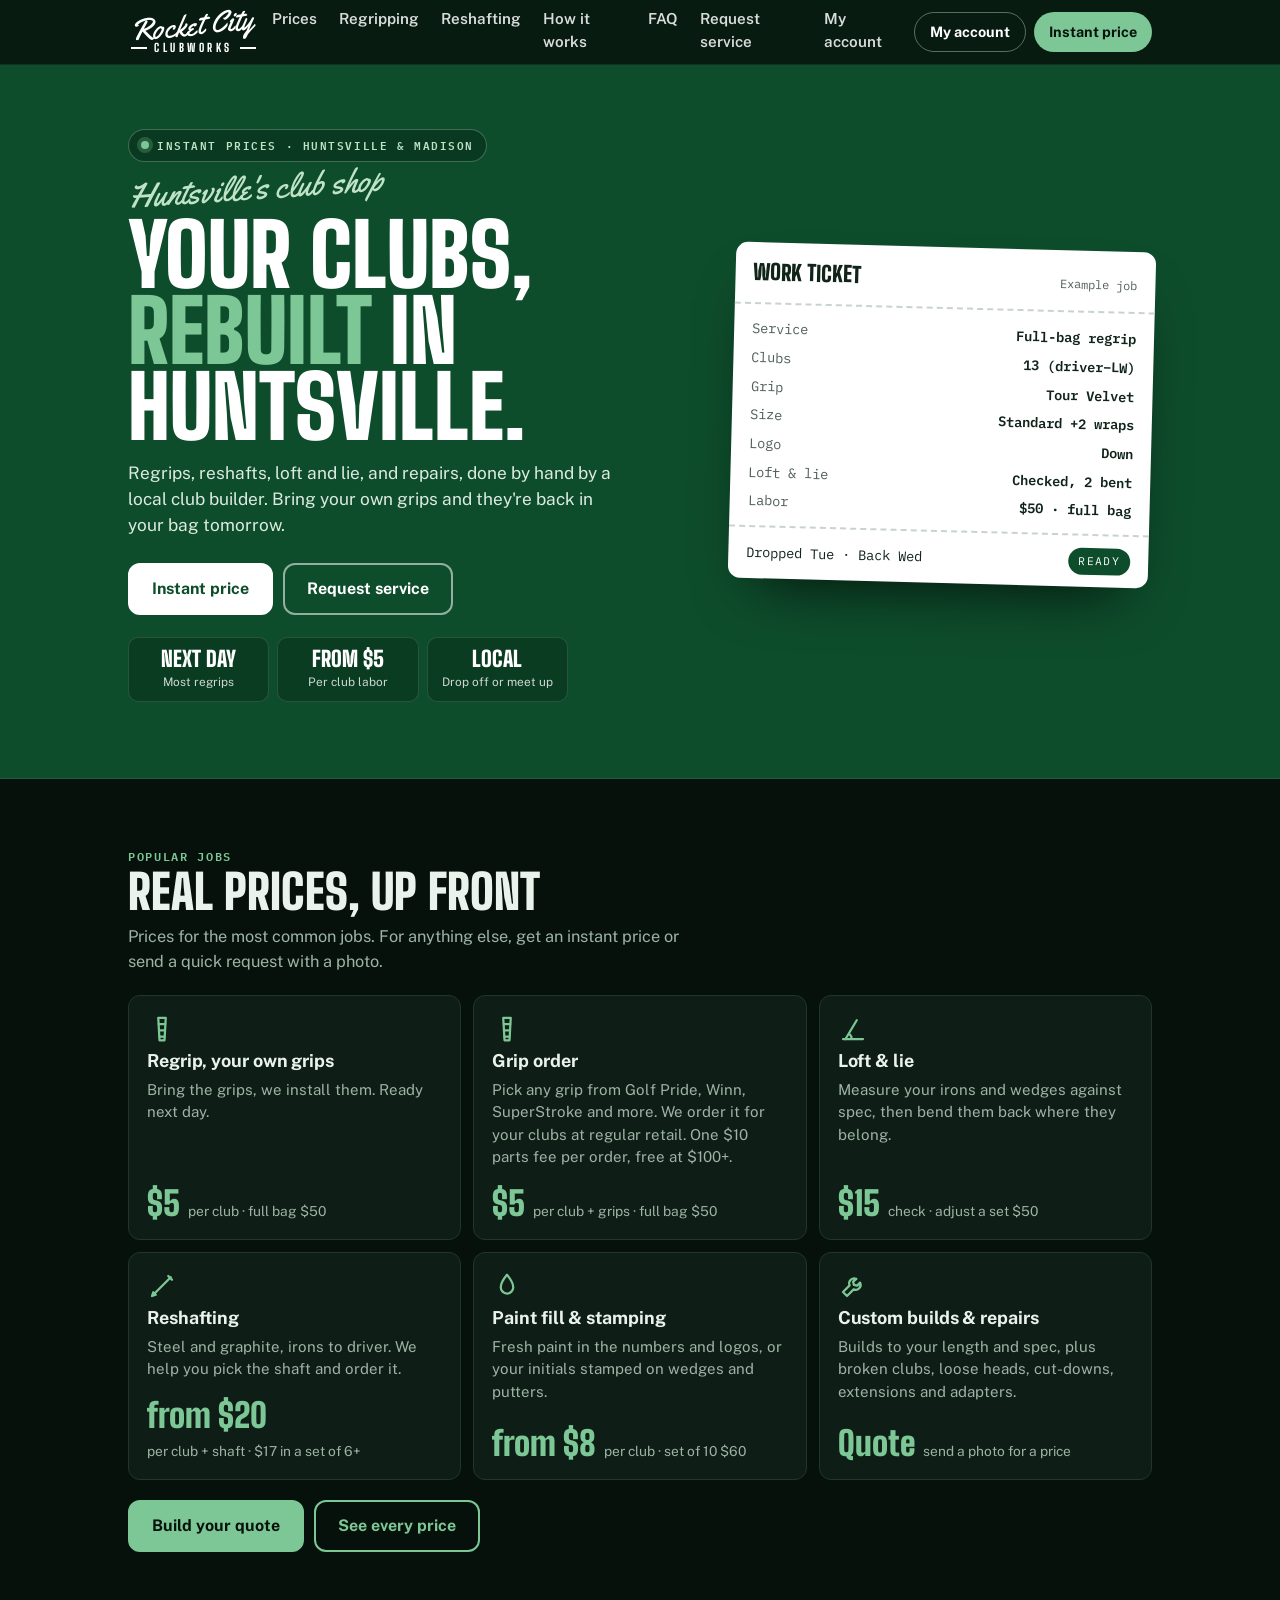
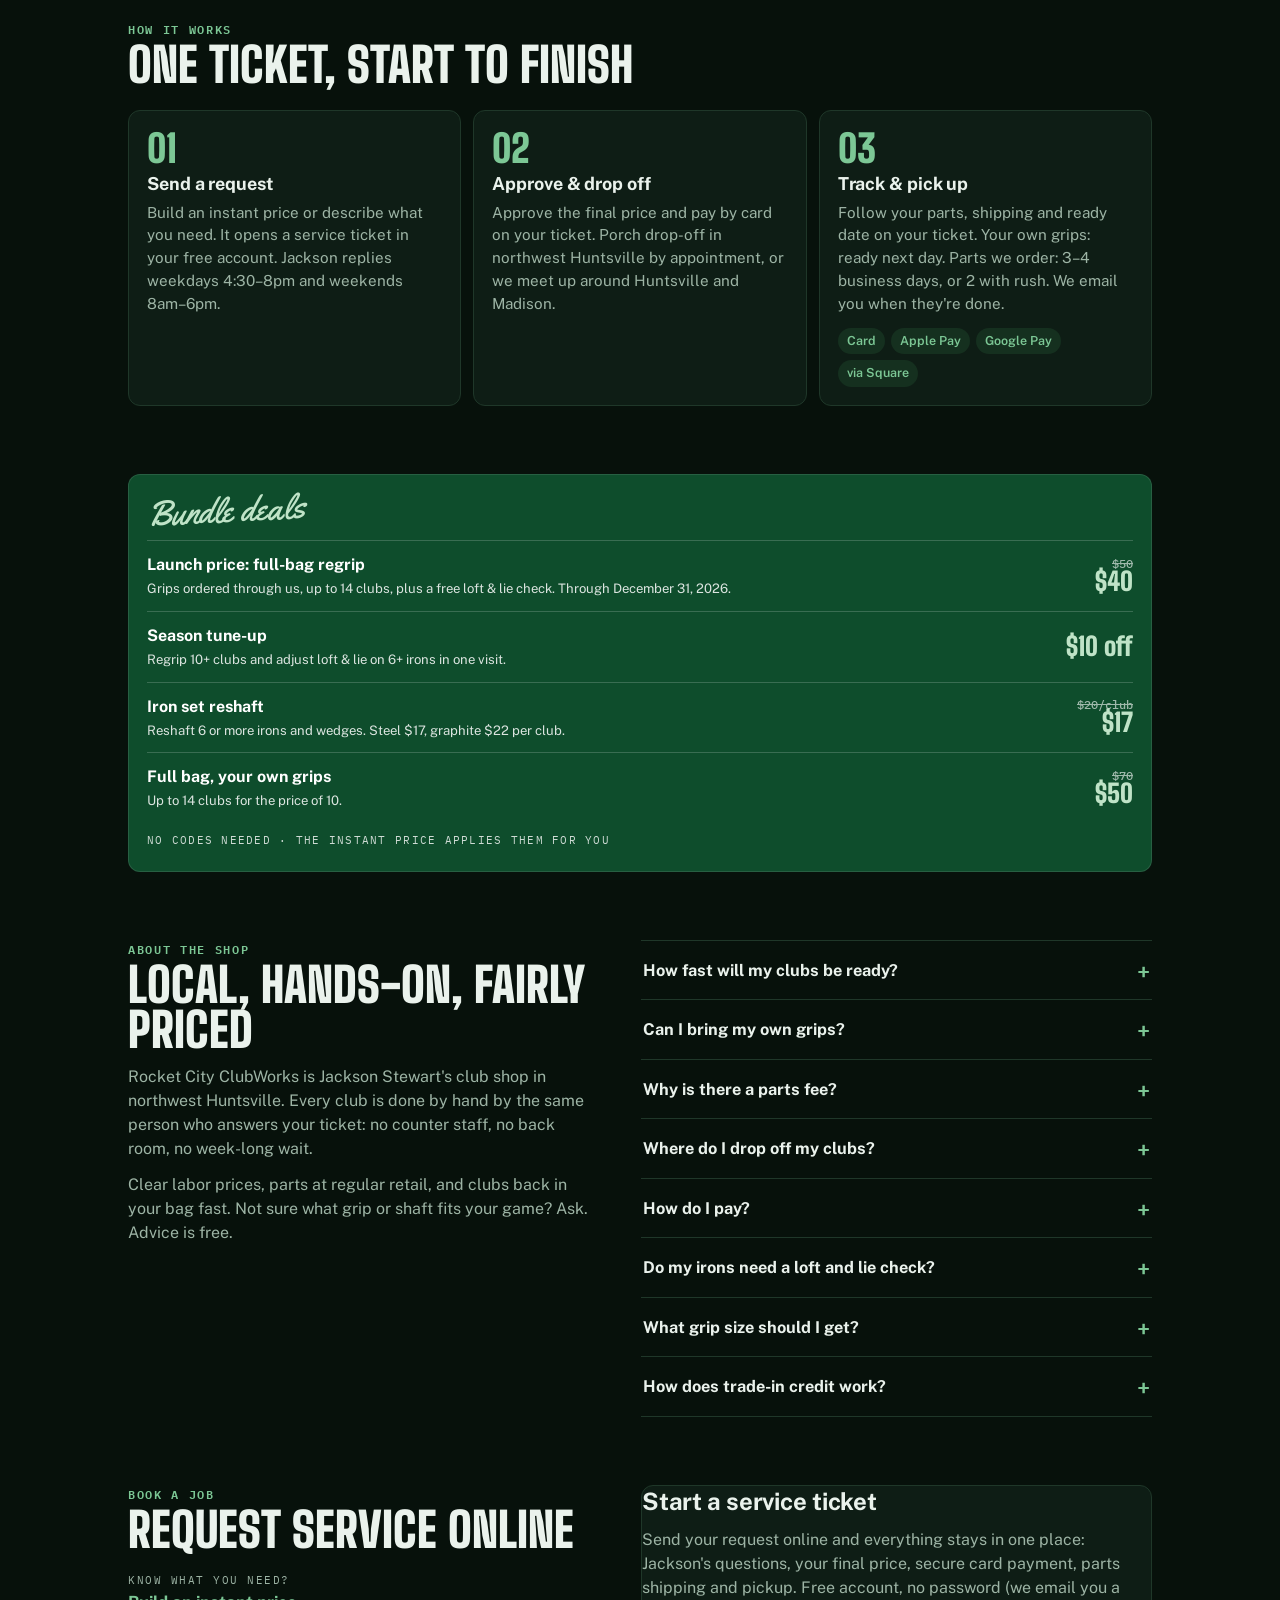
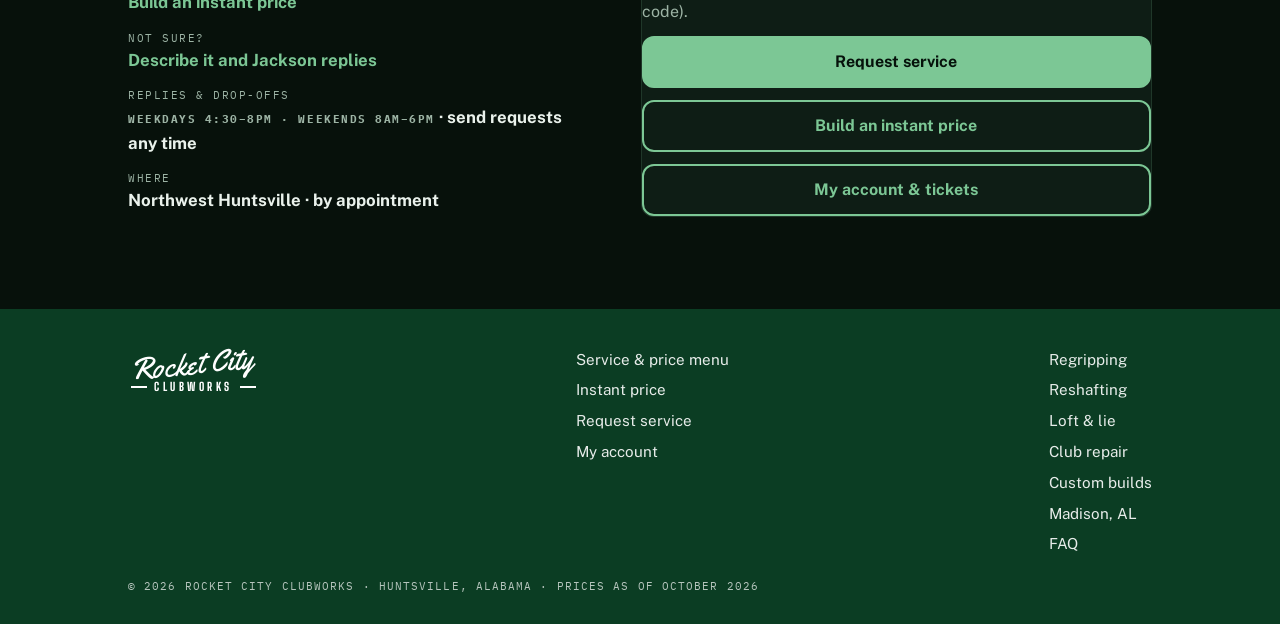
<file: index.html>
<!doctype html>
<html lang="en">
<head>
<meta charset="utf-8">
<meta name="viewport" content="width=device-width, initial-scale=1, viewport-fit=cover">
<title>Rocket City ClubWorks · Golf Club Regripping &amp; Repair in Huntsville, AL</title>
<meta name="description" content="Golf club regripping, reshafting, loft and lie, custom builds and repairs in Huntsville and Madison, AL. Next-day regrips. Get an instant price online.">
<link rel="canonical" href="https://rocketcityclubworks.com/">
<meta property="og:type" content="website">
<meta property="og:title" content="Rocket City ClubWorks">
<meta property="og:description" content="Regrips, reshafts, loft and lie and repairs from a local Huntsville club shop. Next-day regrips.">
<meta property="og:url" content="https://rocketcityclubworks.com/">
<meta property="og:image" content="https://rocketcityclubworks.com/og-image.png">
<meta name="twitter:card" content="summary_large_image">
<meta name="theme-color" content="#091E13">
<meta name="color-scheme" content="dark">
<script>document.documentElement.classList.add("js")</script>
<link rel="icon" href="/favicon-32.png" type="image/png" sizes="32x32">
<link rel="icon" href="/favicon.png" type="image/png" sizes="64x64">
<link rel="apple-touch-icon" href="/apple-touch-icon.png">
<link rel="preconnect" href="https://fonts.googleapis.com">
<link rel="preconnect" href="https://fonts.gstatic.com" crossorigin>
<link rel="stylesheet" href="https://fonts.googleapis.com/css2?family=Yellowtail&family=Big+Shoulders+Display:wght@800;900&family=Public+Sans:wght@400;500;600;700&family=IBM+Plex+Mono:wght@500;600&display=swap">
<link rel="stylesheet" href="/assets/site.css">
<script type="application/ld+json" id="ld-business">{"@context":"https://schema.org","@type":["LocalBusiness","SportingGoodsStore"],"@id":"https://rocketcityclubworks.com/#business","name":"Rocket City ClubWorks","url":"https://rocketcityclubworks.com/","logo":"https://rocketcityclubworks.com/logo.png","image":"https://rocketcityclubworks.com/og-image.png","description":"Local golf club repair and build shop in Huntsville, AL: regripping, reshafting, loft and lie, club repair, hard-to-find parts and custom builds, with instant online pricing and online booking.","telephone":"+1-205-588-9164","email":"jackson@rocketcityclubworks.com","priceRange":"$","currenciesAccepted":"USD","paymentAccepted":"Credit card, Apple Pay, Google Pay","founder":{"@type":"Person","name":"Jackson Stewart"},"address":{"@type":"PostalAddress","addressLocality":"Huntsville","addressRegion":"AL","postalCode":"35806","addressCountry":"US"},"areaServed":[{"@type":"City","name":"Huntsville, AL"},{"@type":"City","name":"Madison, AL"},{"@type":"City","name":"Harvest, AL"},{"@type":"City","name":"Meridianville, AL"},{"@type":"City","name":"Hazel Green, AL"},{"@type":"City","name":"Owens Cross Roads, AL"},{"@type":"City","name":"Athens, AL"},{"@type":"City","name":"Decatur, AL"}],"openingHoursSpecification":[{"@type":"OpeningHoursSpecification","dayOfWeek":["Monday","Tuesday","Wednesday","Thursday","Friday"],"opens":"16:30","closes":"20:00"},{"@type":"OpeningHoursSpecification","dayOfWeek":["Saturday","Sunday"],"opens":"08:00","closes":"18:00"}],"hasOfferCatalog":{"@type":"OfferCatalog","name":"Golf club services","itemListElement":[{"@type":"Offer","itemOffered":{"@type":"Service","name":"Regrip, per club","description":"Your grips or ours · + grip if we order it"},"priceSpecification":{"@type":"UnitPriceSpecification","price":5,"priceCurrency":"USD"}},{"@type":"Offer","itemOffered":{"@type":"Service","name":"Full bag, up to 14 clubs","description":"Your grips or ours · + grips if we order them"},"priceSpecification":{"@type":"UnitPriceSpecification","price":50,"priceCurrency":"USD"}},{"@type":"Offer","itemOffered":{"@type":"Service","name":"Putter grip install","description":"+ grip if we order it"},"priceSpecification":{"@type":"UnitPriceSpecification","price":5,"priceCurrency":"USD"}},{"@type":"Offer","itemOffered":{"@type":"Service","name":"Parts fee, grips & parts we order","description":"Per order · free when parts total $100+"},"priceSpecification":{"@type":"UnitPriceSpecification","price":10,"priceCurrency":"USD"}},{"@type":"Offer","itemOffered":{"@type":"Service","name":"Check only","description":"Irons & wedges, up to 14 clubs"},"priceSpecification":{"@type":"UnitPriceSpecification","price":15,"priceCurrency":"USD"}},{"@type":"Offer","itemOffered":{"@type":"Service","name":"Check & adjust","description":"Per club"},"priceSpecification":{"@type":"UnitPriceSpecification","price":5,"priceCurrency":"USD"}},{"@type":"Offer","itemOffered":{"@type":"Service","name":"Check & adjust a set","description":"Up to 12 clubs"},"priceSpecification":{"@type":"UnitPriceSpecification","price":50,"priceCurrency":"USD"}},{"@type":"Offer","itemOffered":{"@type":"Service","name":"Reshaft iron or wedge, steel","description":"+ shaft, ferrule & grip"},"priceSpecification":{"@type":"UnitPriceSpecification","price":20,"priceCurrency":"USD"}},{"@type":"Offer","itemOffered":{"@type":"Service","name":"Reshaft iron or wedge, graphite","description":"+ shaft, ferrule & grip"},"priceSpecification":{"@type":"UnitPriceSpecification","price":25,"priceCurrency":"USD"}},{"@type":"Offer","itemOffered":{"@type":"Service","name":"Reshaft driver, wood or hybrid","description":"+ shaft & grip · + adapter if new"},"priceSpecification":{"@type":"UnitPriceSpecification","price":25,"priceCurrency":"USD"}},{"@type":"Offer","itemOffered":{"@type":"Service","name":"Install or move an adapter","description":"Your shaft · + adapter if new"},"priceSpecification":{"@type":"UnitPriceSpecification","price":20,"priceCurrency":"USD"}},{"@type":"Offer","itemOffered":{"@type":"Service","name":"Shorten a club","description":"Grip saved when possible · + grip if not"},"priceSpecification":{"@type":"UnitPriceSpecification","price":10,"priceCurrency":"USD"}},{"@type":"Offer","itemOffered":{"@type":"Service","name":"Extend a club","description":"+ extension & grip"},"priceSpecification":{"@type":"UnitPriceSpecification","price":15,"priceCurrency":"USD"}},{"@type":"Offer","itemOffered":{"@type":"Service","name":"Loose head or rattle","description":"Re-epoxied, new ferrule included"},"priceSpecification":{"@type":"UnitPriceSpecification","price":20,"priceCurrency":"USD"}},{"@type":"Offer","itemOffered":{"@type":"Service","name":"Custom ferrules, per club","description":"+ ferrule · $5 with a reshaft or build"},"priceSpecification":{"@type":"UnitPriceSpecification","price":15,"priceCurrency":"USD"}},{"@type":"Offer","itemOffered":{"@type":"Service","name":"Paint fill, per club","description":"Set of up to 10 $60 · paint included"},"priceSpecification":{"@type":"UnitPriceSpecification","price":8,"priceCurrency":"USD"}}]},"sameAs":[]}</script>
<script type="application/ld+json" id="ld-faq">{"@context":"https://schema.org","@type":"FAQPage","mainEntity":[{"@type":"Question","name":"How fast will my clubs be ready?","acceptedAnswer":{"@type":"Answer","text":"Your own grips, loft and lie, and most repairs are ready the next day. Grips and parts we order arrive in about 2 business days, so those jobs take 3–4 business days (3–5 for reshafts, since the epoxy cures overnight). Need it sooner? Rush overnight parts are $25 and cut it to about 2 business days."}},{"@type":"Question","name":"Can I bring my own grips?","acceptedAnswer":{"@type":"Answer","text":"Yes, and they're ready the next day. Labor is the same either way: $5 per club or $50 for a full bag of up to 14. If we order grips for you, you pay the grip at regular retail plus a $10 parts fee (free when parts total $100+)."}},{"@type":"Question","name":"Why is there a parts fee?","acceptedAnswer":{"@type":"Answer","text":"We don't keep a warehouse of grips and shafts. Everything is ordered for your job from GolfWorks, and the $10 fee covers the shipping. It's free when your parts total $100 or more, and you only pay it once per order."}},{"@type":"Question","name":"Where do I drop off my clubs?","acceptedAnswer":{"@type":"Answer","text":"Drop-off and pickup are by appointment, weekdays 4:30–8pm and weekends 8am–6pm, at our shop in northwest Huntsville, or we can meet up around Huntsville and Madison. We send the address when you book."}},{"@type":"Question","name":"How do I pay?","acceptedAnswer":{"@type":"Answer","text":"When Jackson sends your final price, you approve it and pay by card right on your service ticket (secure checkout by Square). Parts are ordered as soon as your payment clears."}},{"@type":"Question","name":"Do my irons need a loft and lie check?","acceptedAnswer":{"@type":"Answer","text":"Lofts and lies drift with play, especially on forged irons, and a club a couple of degrees off can push shots offline. A check takes about 20 minutes, and we show you the numbers before bending anything."}},{"@type":"Question","name":"What grip size should I get?","acceptedAnswer":{"@type":"Answer","text":"Bring a current club and we'll check your hand size and how you hold it. Build-up wraps to fine-tune size are free."}},{"@type":"Question","name":"How does trade-in credit work?","acceptedAnswer":{"@type":"Answer","text":"Bring in shafts, adapters or heads you're not using. We check their condition and quote a credit toward any service."}}]}</script>
<style>
/* Home page only */
.hero{background:var(--brand);background-image:radial-gradient(ellipse 80% 70% at 85% 30%,rgba(124,199,149,.18),transparent 60%),var(--dimples);
  color:#fff;padding:34px 0 44px;border-bottom:1px solid rgba(255,255,255,.08)}
.hero .wrap{display:grid;gap:32px;align-items:center}
.hero .pill{display:inline-flex;align-items:center;gap:8px;font-family:var(--mono);font-weight:600;font-size:.7rem;letter-spacing:.14em;text-transform:uppercase;background:rgba(0,0,0,.25);color:var(--mint);padding:7px 12px;border-radius:999px;border:1px solid rgba(191,227,199,.3)}
.hero .pill::before{content:"";width:8px;height:8px;border-radius:50%;background:var(--accent);box-shadow:0 0 0 4px rgba(124,199,149,.25)}
.hero .script{font-family:var(--script);font-size:2.1rem;color:var(--mint);transform:rotate(-4deg);transform-origin:left;margin:18px 0 4px;line-height:1}
.hero h1{font-size:clamp(3rem,12vw,5.4rem);line-height:.88}
.hero h1 em{font-style:normal;color:var(--accent)}
.hero p{font-size:1.08rem;max-width:44ch;margin:16px 0 0;color:#DCEBE0}
.hero .ctas{display:grid;grid-template-columns:1fr 1fr;gap:10px;margin-top:24px;max-width:440px}
.hero .ctas .btn{padding:0 12px}
.facts{display:grid;grid-template-columns:repeat(3,1fr);gap:8px;margin-top:22px;max-width:440px}
.facts div{background:rgba(0,0,0,.22);border:1px solid rgba(255,255,255,.12);border-radius:10px;padding:11px 6px;text-align:center}
.facts b{display:block;font-family:var(--display);font-weight:900;font-size:1.35rem;text-transform:uppercase;line-height:1}
.facts div>span{display:block;font-size:.74rem;opacity:.8;margin-top:4px;line-height:1.25}

.ticket{display:none;background:var(--paper);color:var(--paper-ink);border-radius:var(--r);font-family:var(--mono);font-size:.86rem;
  box-shadow:0 30px 60px -28px rgba(0,0,0,.8);transform:rotate(1.5deg);max-width:420px;justify-self:end;width:100%}
.ticket header{display:flex;justify-content:space-between;align-items:baseline;padding:14px 18px;border-bottom:2px dashed #C8D4CB}
.ticket header b{font-family:var(--display);font-size:1.35rem;font-weight:900;text-transform:uppercase}
.ticket header span{color:var(--paper-muted);font-size:.75rem}
.ticket dl{margin:0;padding:14px 18px;display:grid;grid-template-columns:auto 1fr;gap:8px 16px}
.ticket dt{color:var(--paper-muted)}
.ticket dd{margin:0;text-align:right;font-weight:600}
.ticket footer{display:flex;justify-content:space-between;align-items:center;padding:12px 18px;border-top:2px dashed #C8D4CB}
.ticket footer .ok{background:var(--brand);color:#fff;font-size:.7rem;letter-spacing:.12em;text-transform:uppercase;padding:5px 10px;border-radius:999px}
@media (min-width:900px){.hero{padding:64px 0 76px}.hero .wrap{grid-template-columns:1.25fr 1fr}.ticket{display:block}.hero .ctas{display:flex}.hero .ctas .btn{padding:0 22px}}

.jobs{display:grid;gap:12px}
@media (min-width:640px){.jobs{grid-template-columns:repeat(2,1fr)}}
@media (min-width:980px){.jobs{grid-template-columns:repeat(3,1fr)}}
.job{padding:18px;display:flex;flex-direction:column;gap:6px;position:relative;overflow:hidden}
.job .ic{width:30px;height:30px;color:var(--accent)}
.job{transition:border-color .2s,transform .2s}
.job:hover{border-color:var(--accent);transform:translateY(-2px)}
@media (prefers-reduced-motion: reduce){.job:hover{transform:none}}
.job h3 a{color:inherit;text-decoration:none}.job h3 a::after{content:"";position:absolute;inset:0}
.job p{margin:0;color:var(--muted);font-size:.94rem}
.job .price{margin-top:auto;padding-top:12px;display:flex;align-items:baseline;gap:8px;flex-wrap:wrap}
.job .price b{font-family:var(--display);font-weight:900;font-size:2.1rem;color:var(--accent);line-height:1}
.job .price>span{font-size:.86rem;color:var(--muted)}
.more{display:grid;grid-template-columns:1fr 1fr;gap:10px;margin-top:20px}
@media (min-width:640px){.more{display:flex}}

.steps{display:grid;gap:12px;counter-reset:s}
@media (min-width:760px){.steps{grid-template-columns:repeat(3,1fr)}}
.step{padding:18px}
.step::before{counter-increment:s;content:"0" counter(s);display:block;font-family:var(--display);font-weight:900;font-size:2.4rem;color:var(--accent);line-height:1;margin-bottom:6px}
.step h3{margin-bottom:6px}
.step p{margin:0;color:var(--muted);font-size:.95rem}
.pay{display:flex;flex-wrap:wrap;gap:6px;margin-top:12px}
.pay span{font-size:.78rem;font-weight:600;background:var(--tint);color:var(--accent);padding:4px 9px;border-radius:999px}

.split{display:grid;gap:28px}
@media (min-width:900px){.split{grid-template-columns:1fr 1.1fr;gap:48px}}
.about p{color:var(--muted);margin:12px 0 0;max-width:56ch}

.contact .info{display:grid;gap:14px;margin-top:20px}
.contact .info div{display:flex;flex-direction:column;gap:2px}
.contact .info span{font-family:var(--mono);font-size:.68rem;letter-spacing:.14em;text-transform:uppercase;color:var(--muted)}
.contact .info a,.contact .info b{font-weight:700;font-size:1.05rem;text-decoration:none;overflow-wrap:anywhere}
.contact .info a{color:var(--accent)}
form.req{padding:18px;display:grid;gap:14px}
@media (min-width:560px){form.req{grid-template-columns:1fr 1fr}form.req .full{grid-column:1/-1}}
.req .err{color:#FF9B8F;font-weight:600;font-size:.9rem;margin:0}
.req .msg{white-space:pre-wrap;font-family:var(--mono);font-size:.85rem;background:var(--tint);padding:12px;border-radius:8px}
.req .acts{display:flex;flex-wrap:wrap;gap:10px;align-items:center}
.req .note{font-size:.84rem;color:var(--muted)}
</style>
<script src="/assets/analytics.js"></script>
</head>
<body>
<a class="skip" href="#main">Skip to content</a>

<header class="top">
  <div class="wrap">
    <a class="mark" href="/" aria-label="Rocket City ClubWorks home"><span class="s">Rocket City</span><span class="c">ClubWorks</span></a>
    <nav aria-label="Main">
      <a href="/menu/">Prices</a><a href="/golf-club-regripping/">Regripping</a><a href="/reshafting/">Reshafting</a><a href="#how">How it works</a><a href="/faq/">FAQ</a><a href="/request/">Request service</a><a href="/account/">My account</a>
    </nav>
    <div class="cta">
      <a class="ghost" href="/account/">My account</a>
      <a class="solid" href="/menu/#quote">Instant price</a>
    </div>
  </div>
</header>

<main id="main">
<section class="hero">
  <div class="wrap">
    <div>
      <span class="pill">Instant prices · Huntsville &amp; Madison</span>
      <div class="script">Huntsville's club shop</div>
      <h1>Your clubs, <em>rebuilt</em> in Huntsville.</h1>
      <p>Regrips, reshafts, loft and lie, and repairs, done by hand by a local club builder. Bring your own grips and they're back in your bag tomorrow.</p>
      <div class="ctas">
        <a class="btn light" href="/menu/#quote">Instant price</a>
        <a class="btn line" href="/request/">Request service</a>
      </div>
      <div class="facts">
        <div><b>Next day</b><span>Most regrips</span></div>
        <div><b>From <span data-p="regripOurs">$5</span></b><span>Per club labor</span></div>
        <div><b>Local</b><span>Drop off or meet up</span></div>
      </div>
    </div>
    <article class="ticket" aria-label="Example work ticket">
      <header><b>Work ticket</b><span>Example job</span></header>
      <dl>
        <dt>Service</dt><dd>Full-bag regrip</dd>
        <dt>Clubs</dt><dd>13 (driver–LW)</dd>
        <dt>Grip</dt><dd>Tour Velvet</dd>
        <dt>Size</dt><dd>Standard +2 wraps</dd>
        <dt>Logo</dt><dd>Down</dd>
        <dt>Loft &amp; lie</dt><dd>Checked, 2 bent</dd>
        <dt>Labor</dt><dd><span data-p="regripOursBag">$50</span> · full bag</dd>
      </dl>
      <footer><span>Dropped Tue · Back Wed</span><span class="ok">Ready</span></footer>
    </article>
  </div>
</section>

<section class="sec" id="prices">
  <div class="wrap">
    <div class="head">
      <div class="eyebrow">Popular jobs</div>
      <h2>Real prices, up front</h2>
      <p class="lede">Prices for the most common jobs. For anything else, get an instant price or send a quick request with a photo.</p>
    </div>
    <div class="jobs">
      <article class="card job rv">
        <svg class="ic" viewBox="0 0 24 24" fill="none" stroke="currentColor" stroke-width="1.8" stroke-linecap="round" stroke-linejoin="round" aria-hidden="true"><path d="M9 3h6l-1 18h-4z"/><path d="M9.4 8h5.2M9.7 13h4.6M10 18h4"/></svg><h3><a href="/golf-club-regripping/">Regrip, your own grips</a></h3>
        <p>Bring the grips, we install them. Ready next day.</p>
        <div class="price"><b data-p="regripOwn">$5</b><span>per club · full bag <span data-p="regripOwnBag">$50</span></span></div>
      </article>
      <article class="card job rv">
        <svg class="ic" viewBox="0 0 24 24" fill="none" stroke="currentColor" stroke-width="1.8" stroke-linecap="round" stroke-linejoin="round" aria-hidden="true"><path d="M9 3h6l-1 18h-4z"/><path d="M9.4 8h5.2M9.7 13h4.6M10 18h4"/></svg><h3><a href="/golf-club-regripping/">Grip order</a></h3>
        <p>Pick any grip from Golf Pride, Winn, SuperStroke and more. We order it for your clubs at regular retail. One <span data-p="partsFee">$10</span> parts fee per order, free at $100+.</p>
        <div class="price"><b data-p="regripOurs">$5</b><span>per club + grips · full bag <span data-p="regripOursBag">$50</span></span></div>
      </article>
      <article class="card job rv">
        <svg class="ic" viewBox="0 0 24 24" fill="none" stroke="currentColor" stroke-width="1.8" stroke-linecap="round" stroke-linejoin="round" aria-hidden="true"><path d="M4 20h16"/><path d="M6 20 15 5"/><path d="M11 20a5 5 0 0 0-1.6-3.7"/></svg><h3><a href="/loft-and-lie/">Loft &amp; lie</a></h3>
        <p>Measure your irons and wedges against spec, then bend them back where they belong.</p>
        <div class="price"><b data-p="loftCheck">$15</b><span>check · adjust a set <span data-p="loftSet">$50</span></span></div>
      </article>
      <article class="card job rv">
        <svg class="ic" viewBox="0 0 24 24" fill="none" stroke="currentColor" stroke-width="1.8" stroke-linecap="round" stroke-linejoin="round" aria-hidden="true"><path d="M5 19 19 5"/><path d="M4 20l3-1-2-2z"/><path d="M17 4l3 3"/></svg><h3><a href="/reshafting/">Reshafting</a></h3>
        <p>Steel and graphite, irons to driver. We help you pick the shaft and order it.</p>
        <div class="price"><b>from <span data-p="reshaftSteel">$20</span></b><span>per club + shaft · <span data-p="ironSetSteel">$17</span> in a set of 6+</span></div>
      </article>
      <article class="card job rv">
        <svg class="ic" viewBox="0 0 24 24" fill="none" stroke="currentColor" stroke-width="1.8" stroke-linecap="round" stroke-linejoin="round" aria-hidden="true"><path d="M12 3s5 6 5 10a5 5 0 0 1-10 0c0-4 5-10 5-10z"/></svg><h3><a href="/golf-club-repair/">Paint fill &amp; stamping</a></h3>
        <p>Fresh paint in the numbers and logos, or your initials stamped on wedges and putters.</p>
        <div class="price"><b>from <span data-p="paintPer">$8</span></b><span>per club · set of 10 <span data-p="paintSet">$60</span></span></div>
      </article>
      <article class="card job rv">
        <svg class="ic" viewBox="0 0 24 24" fill="none" stroke="currentColor" stroke-width="1.8" stroke-linecap="round" stroke-linejoin="round" aria-hidden="true"><path d="M14.7 6.3a4 4 0 0 0-5.4 5.2L4 16.8 7.2 20l5.3-5.3a4 4 0 0 0 5.2-5.4l-2.4 2.4-2.6-.6-.6-2.6z"/></svg><h3><a href="/custom-golf-clubs/">Custom builds &amp; repairs</a></h3>
        <p>Builds to your length and spec, plus broken clubs, loose heads, cut-downs, extensions and adapters.</p>
        <div class="price"><b>Quote</b><span>send a photo for a price</span></div>
      </article>
    </div>
    <div class="more">
      <a class="btn" href="/menu/#quote">Build your quote</a>
      <a class="btn out" href="/menu/">See every price</a>
    </div>
  </div>
</section>

<section class="sec" id="how" style="padding-top:0">
  <div class="wrap">
    <div class="head">
      <div class="eyebrow">How it works</div>
      <h2>One ticket, start to finish</h2>
    </div>
    <div class="steps">
      <article class="card step rv"><h3>Send a request</h3><p>Build an instant price or describe what you need. It opens a service ticket in your free account. Jackson replies <span data-hours="short">weekdays 4:30–8pm and weekends 8am–6pm</span>.</p></article>
      <article class="card step rv"><h3>Approve &amp; drop off</h3><p>Approve the final price and pay by card on your ticket. Porch drop-off in northwest Huntsville by appointment, or we meet up around Huntsville and Madison.</p></article>
      <article class="card step rv"><h3>Track &amp; pick up</h3><p>Follow your parts, shipping and ready date on your ticket. Your own grips: ready next day. Parts we order: 3–4 business days, or 2 with rush. We email you when they're done.</p>
        <div class="pay" aria-label="Payment methods"><span>Card</span><span>Apple Pay</span><span>Google Pay</span><span>via Square</span></div></article>
    </div>
  </div>
</section>

<section class="sec" id="deals" style="padding-top:0">
  <div class="wrap">
    <div class="deals rv">
      <div class="t">Bundle deals</div>
      <div class="deal" data-launch><div><b>Launch price: full-bag regrip</b><small>Grips ordered through us, up to 14 clubs, plus a free loft &amp; lie check. Through <span data-launch-ends>December 31, 2026</span>.</small></div>
        <div class="px"><s><span data-p="regripOursBag">$50</span></s><span data-launch-price>$40</span></div></div>
      <div class="deal"><div><b>Season tune-up</b><small>Regrip 10+ clubs and adjust loft &amp; lie on 6+ irons in one visit.</small></div>
        <div class="px"><span data-tuneup>$10</span> off</div></div>
      <div class="deal"><div><b>Iron set reshaft</b><small>Reshaft 6 or more irons and wedges. Steel <span data-p="ironSetSteel">$17</span>, graphite <span data-p="ironSetGraphite">$22</span> per club.</small></div>
        <div class="px"><s>$20/club</s>$17</div></div>
      <div class="deal"><div><b>Full bag, your own grips</b><small>Up to 14 clubs for the price of 10.</small></div>
        <div class="px"><s>$70</s><span data-p="regripOwnBag">$50</span></div></div>
      <div class="d">No codes needed · the instant price applies them for you</div>
    </div>
  </div>
</section>

<section class="sec" id="faq" style="padding-top:0">
  <div class="wrap split">
    <div class="about rv">
      <div class="eyebrow">About the shop</div>
      <h2>Local, hands-on, fairly priced</h2>
      <p>Rocket City ClubWorks is Jackson Stewart's club shop in northwest Huntsville. Every club is done by hand by the same person who answers your ticket: no counter staff, no back room, no week-long wait.</p>
      <p>Clear labor prices, parts at regular retail, and clubs back in your bag fast. Not sure what grip or shaft fits your game? Ask. Advice is free.</p>
    </div>
    <div class="faq rv">
      <details><summary>How fast will my clubs be ready?</summary><p>Your own grips, loft and lie, and most repairs are ready the next day. Grips and parts we order arrive in about 2 business days, so those jobs take 3–4 business days (3–5 for reshafts, since the epoxy cures overnight). Need it sooner? Rush overnight parts are <span data-p="rush">$25</span> and cut it to about 2 business days.</p></details>
      <details><summary>Can I bring my own grips?</summary><p>Yes, and they're ready the next day. Labor is the same either way: <span data-p="regripOwn">$5</span> per club or <span data-p="regripOwnBag">$50</span> for a full bag of up to 14. If we order grips for you, you pay the grip at regular retail plus a <span data-p="partsFee">$10</span> parts fee (free when parts total $100+).</p></details>
      <details><summary>Why is there a parts fee?</summary><p>We don't keep a warehouse of grips and shafts. Everything is ordered for your job from GolfWorks, and the <span data-p="partsFee">$10</span> fee covers the shipping. It's free when your parts total $100 or more, and you only pay it once per order.</p></details>
      <details><summary>Where do I drop off my clubs?</summary><p>Drop-off and pickup are by appointment, <span data-hours="short">weekdays 4:30–8pm and weekends 8am–6pm</span>, at our shop in northwest Huntsville, or we can meet up around Huntsville and Madison. We send the address when you book.</p></details>
      <details><summary>How do I pay?</summary><p>When Jackson sends your final price, you approve it and pay by card right on your service ticket (secure checkout by Square). Parts are ordered as soon as your payment clears.</p></details>
      <details><summary>Do my irons need a loft and lie check?</summary><p>Lofts and lies drift with play, especially on forged irons, and a club a couple of degrees off can push shots offline. A check takes about 20 minutes, and we show you the numbers before bending anything.</p></details>
      <details><summary>What grip size should I get?</summary><p>Bring a current club and we'll check your hand size and how you hold it. Build-up wraps to fine-tune size are free.</p></details>
      <details><summary>How does trade-in credit work?</summary><p>Bring in shafts, adapters or heads you're not using. We check their condition and quote a credit toward any service.</p></details>
    </div>
  </div>
</section>

<section class="sec contact" id="contact" style="padding-top:0">
  <div class="wrap split">
    <div>
      <div class="eyebrow">Book a job</div>
      <h2>Request service online</h2>
      <div class="info">
        <div><span>Know what you need?</span><a href="/menu/#quote">Build an instant price</a></div>
        <div><span>Not sure?</span><a href="/request/">Describe it and Jackson replies</a></div>
        <div><span>Replies &amp; drop-offs</span><b><span data-hours>Weekdays 4:30–8pm · Weekends 8am–6pm</span> · send requests any time</b></div>
        <div><span>Where</span><b>Northwest Huntsville · by appointment</b></div>
      </div>
    </div>
    <div class="card req rv" style="display:grid;gap:12px;align-content:start">
      <h3 style="margin:0;font-size:1.5rem">Start a service ticket</h3>
      <p style="margin:0;color:var(--muted)">Send your request online and everything stays in one place: Jackson's questions, your final price, secure card payment, parts shipping and pickup. Free account, no password (we email you a code).</p>
      <a class="btn" href="/request/">Request service</a>
      <a class="btn out" href="/menu/#quote">Build an instant price</a>
      <a class="btn out" href="/account/">My account &amp; tickets</a>
    </div>
  </div>
</section>
</main>

<footer class="foot">
  <div class="wrap">
    <a class="mark" href="/" aria-label="Rocket City ClubWorks home"><span class="s">Rocket City</span><span class="c">ClubWorks</span></a>
    <div class="links">
      <a href="/menu/">Service &amp; price menu</a>
      <a href="/menu/#quote">Instant price</a>
      <a href="/request/">Request service</a>
      <a href="/account/">My account</a>
    </div>
    <div class="links">
      <a href="/golf-club-regripping/">Regripping</a>
      <a href="/reshafting/">Reshafting</a>
      <a href="/loft-and-lie/">Loft &amp; lie</a>
      <a href="/golf-club-repair/">Club repair</a>
      <a href="/custom-golf-clubs/">Custom builds</a>
      <a href="/madison-al/">Madison, AL</a>
      <a href="/faq/">FAQ</a>
    </div>
    <div class="small">© 2026 Rocket City ClubWorks · Huntsville, Alabama · Prices as of <span data-asof>October 2026</span></div>
  </div>
</footer>

<div class="bar">
  <div class="in">
    <a class="text" href="/menu/#quote">Instant price</a>
    <a class="alt" href="/request/">Request service</a>
  </div>
</div>

<script src="/assets/prices.js"></script>
<script src="/assets/site.js"></script>
<script>
(function(){
  var D = window.RCCW, S = window.RCCWsite;

})();
</script>
</body>
</html>
</file>
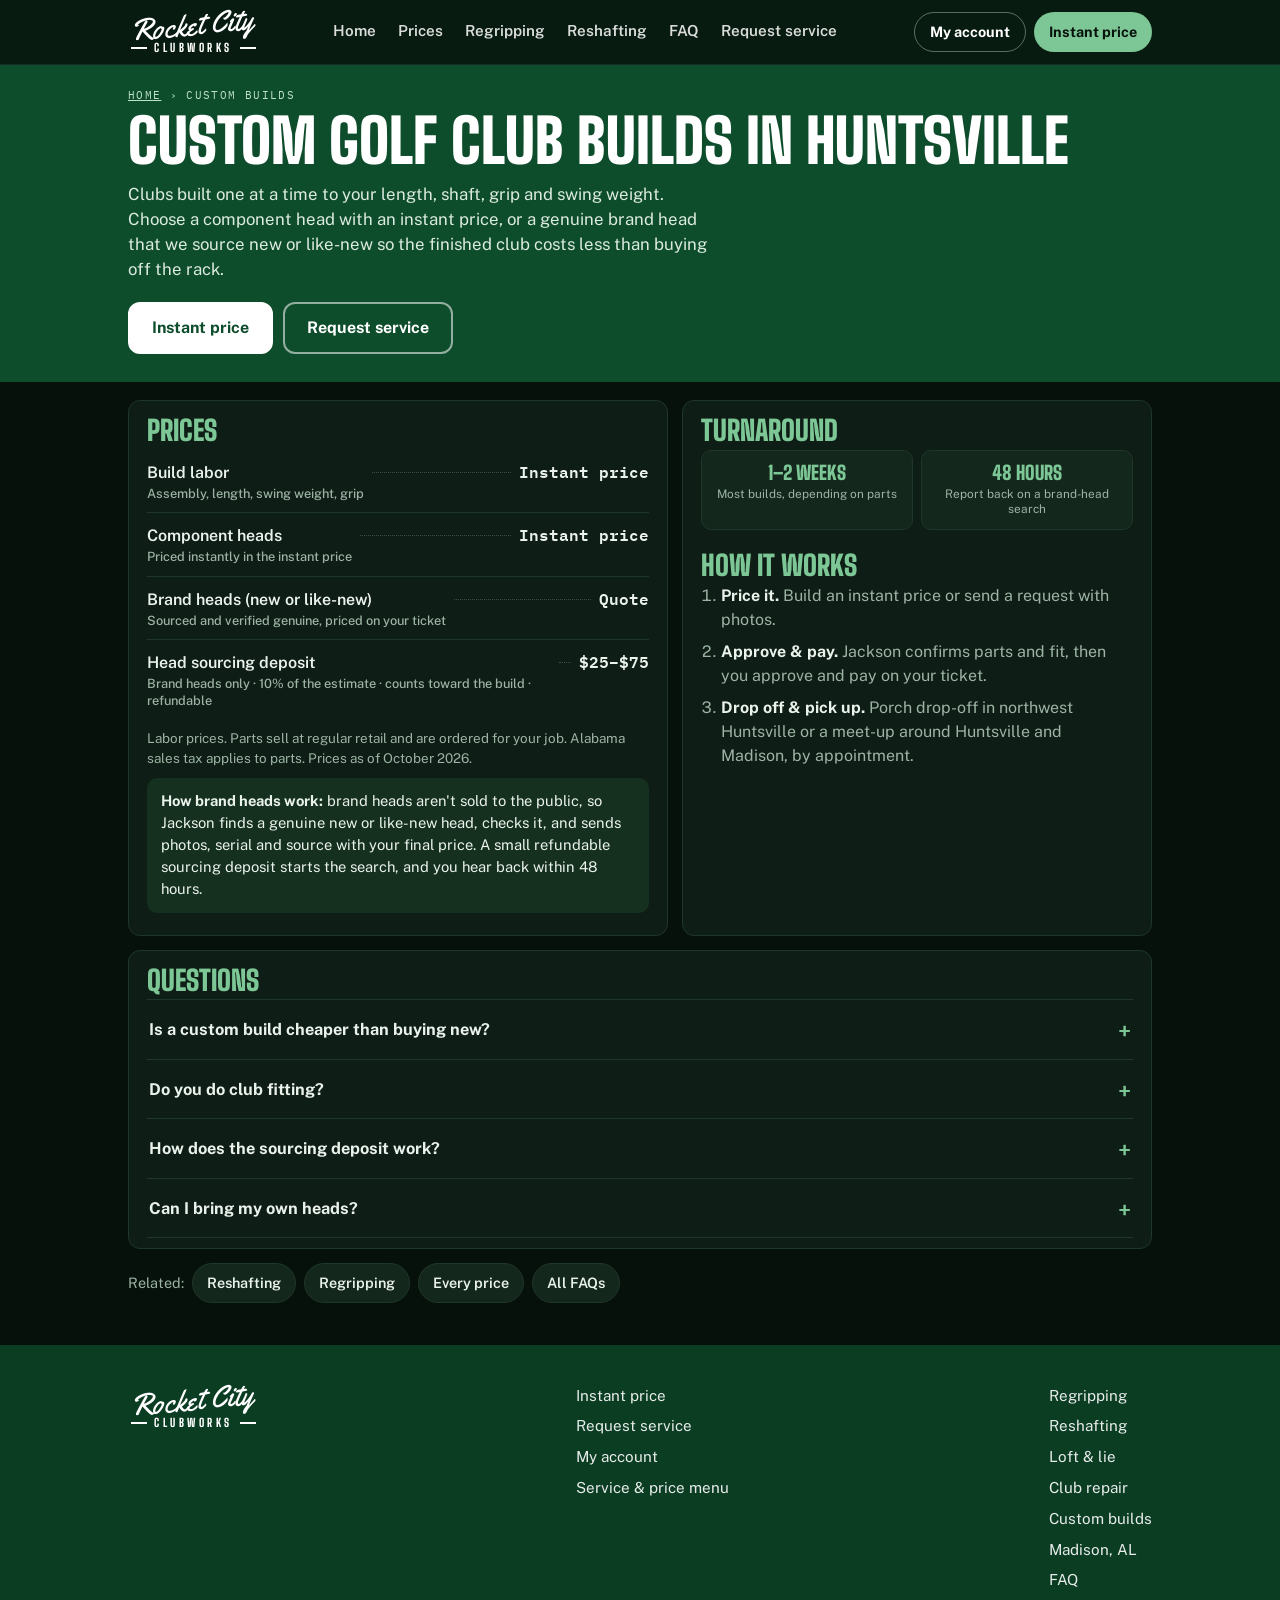
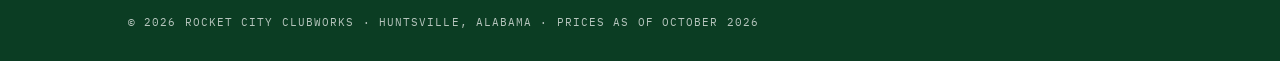
<file: custom-golf-clubs/index.html>
<!doctype html>
<html lang="en">
<head>
<meta charset="utf-8">
<meta name="viewport" content="width=device-width, initial-scale=1, viewport-fit=cover">
<title>Custom Golf Clubs Built in Huntsville, AL | Rocket City ClubWorks</title>
<meta name="description" content="Custom golf clubs built to your length, shaft and grip in Huntsville, AL. Component heads priced instantly, genuine new or like-new brand heads sourced for less than buying new.">
<link rel="canonical" href="https://rocketcityclubworks.com/custom-golf-clubs/">
<meta property="og:type" content="website">
<meta property="og:site_name" content="Rocket City ClubWorks">
<meta property="og:title" content="Custom Golf Clubs Built in Huntsville, AL | Rocket City ClubWorks">
<meta property="og:description" content="Custom golf clubs built to your length, shaft and grip in Huntsville, AL. Component heads priced instantly, genuine new or like-new brand heads sourced for less than buying new.">
<meta property="og:url" content="https://rocketcityclubworks.com/custom-golf-clubs/">
<meta property="og:image" content="https://rocketcityclubworks.com/og-image.png">
<meta name="twitter:card" content="summary_large_image">
<meta name="theme-color" content="#091E13">
<meta name="color-scheme" content="dark">
<script>document.documentElement.classList.add("js")</script>
<link rel="icon" href="/favicon-32.png" type="image/png" sizes="32x32">
<link rel="apple-touch-icon" href="/apple-touch-icon.png">
<link rel="preconnect" href="https://fonts.googleapis.com">
<link rel="preconnect" href="https://fonts.gstatic.com" crossorigin>
<link rel="stylesheet" href="https://fonts.googleapis.com/css2?family=Yellowtail&family=Big+Shoulders+Display:wght@800;900&family=Public+Sans:wght@400;500;600;700&family=IBM+Plex+Mono:wght@500;600&display=swap">
<link rel="stylesheet" href="/assets/site.css">
<link rel="stylesheet" href="/assets/pages.css">
<script src="/assets/analytics.js"></script>
<script type="application/ld+json">{"@context":"https://schema.org","@type":"Service","name":"Custom golf club building","serviceType":"Custom golf club building","url":"https://rocketcityclubworks.com/custom-golf-clubs/","description":"Custom golf clubs built to your length, shaft and grip in Huntsville, AL. Component heads priced instantly, genuine new or like-new brand heads sourced for less than buying new.","provider":{"@id":"https://rocketcityclubworks.com/#business"},"areaServed":[{"@type":"City","name":"Huntsville, AL"},{"@type":"City","name":"Madison, AL"}]}</script>
<script type="application/ld+json">{"@context":"https://schema.org","@type":"BreadcrumbList","itemListElement":[{"@type":"ListItem","position":1,"name":"Home","item":"https://rocketcityclubworks.com/"},{"@type":"ListItem","position":2,"name":"Custom builds","item":"https://rocketcityclubworks.com/custom-golf-clubs/"}]}</script>
<script type="application/ld+json">{"@context":"https://schema.org","@type":"FAQPage","mainEntity":[{"@type":"Question","name":"Is a custom build cheaper than buying new?","acceptedAnswer":{"@type":"Answer","text":"Often, yes. With sourced like-new brand heads or component heads, a build to your exact specs can cost less than a new off-the-rack set. Your quote shows the new retail price for comparison."}},{"@type":"Question","name":"Do you do club fitting?","acceptedAnswer":{"@type":"Answer","text":"We don't have a fitting studio. We build to the specs you have from a fitting, the clubs you play now, or simple measurements we take at drop-off."}},{"@type":"Question","name":"How does the sourcing deposit work?","acceptedAnswer":{"@type":"Answer","text":"For brand heads we ask for 10% of the build estimate ($25 minimum, $75 maximum). It counts toward the build and is refunded in full if we can't find a genuine head at the quoted price or you turn down the one we find."}},{"@type":"Question","name":"Can I bring my own heads?","acceptedAnswer":{"@type":"Answer","text":"Yes. We build them with new shafts and grips, priced as reshaft labor per club."}}]}</script>
</head>
<body>
<a class="skip" href="#main">Skip to content</a>
<header class="top">
  <div class="wrap">
    <a class="mark" href="/" aria-label="Rocket City ClubWorks home"><span class="s">Rocket City</span><span class="c">ClubWorks</span></a>
    <nav aria-label="Main"><a href="/">Home</a><a href="/menu/">Prices</a><a href="/golf-club-regripping/">Regripping</a><a href="/reshafting/">Reshafting</a><a href="/faq/">FAQ</a><a href="/request/">Request service</a></nav>
    <div class="cta"><a class="ghost" href="/account/">My account</a><a class="solid" href="/menu/#quote">Instant price</a></div>
  </div>
</header>
<main id="main">
<section class="title svc">
  <div class="wrap">
    <nav class="crumbs" aria-label="Breadcrumb"><a href="/">Home</a> › <span>Custom builds</span></nav>
    <h1>Custom golf club builds in Huntsville</h1>
    <p>Clubs built one at a time to your length, shaft, grip and swing weight. Choose a component head with an instant price, or a genuine brand head that we source new or like-new so the finished club costs less than buying off the rack.</p>
    <div class="ctas"><a class="btn light" href="/menu/#quote">Instant price</a><a class="btn line" href="/request/">Request service</a></div>
  </div>
</section>
<div class="wrap svcgrid">
  <section class="card blk"><h2>Prices</h2><div class="row"><span class="nm">Build labor<span class="nt">Assembly, length, swing weight, grip</span></span><span class="lead"></span><span class="pr">Instant price</span></div><div class="row"><span class="nm">Component heads<span class="nt">Priced instantly in the instant price</span></span><span class="lead"></span><span class="pr">Instant price</span></div><div class="row"><span class="nm">Brand heads (new or like-new)<span class="nt">Sourced and verified genuine, priced on your ticket</span></span><span class="lead"></span><span class="pr">Quote</span></div><div class="row"><span class="nm">Head sourcing deposit<span class="nt">Brand heads only · 10% of the estimate · counts toward the build · refundable</span></span><span class="lead"></span><span class="pr">$25–$75</span></div><p class="note">Labor prices. Parts sell at regular retail and are ordered for your job. Alabama sales tax applies to parts. Prices as of <span data-asof>October 2026</span>.</p><p class="callout"><b>How brand heads work:</b> brand heads aren't sold to the public, so Jackson finds a genuine new or like-new head, checks it, and sends photos, serial and source with your final price. A small refundable sourcing deposit starts the search, and you hear back within 48 hours.</p></section>
  <section class="card blk"><h2>Turnaround</h2><div class="tat"><div><b>1–2 weeks</b><span>Most builds, depending on parts</span></div><div><b>48 hours</b><span>Report back on a brand-head search</span></div></div>
    <h2 style="margin-top:22px">How it works</h2>
    <ol class="how"><li><b>Price it.</b> Build an instant price or send a request with photos.</li><li><b>Approve &amp; pay.</b> Jackson confirms parts and fit, then you approve and pay on your ticket.</li><li><b>Drop off &amp; pick up.</b> Porch drop-off in northwest Huntsville or a meet-up around Huntsville and Madison, by appointment.</li></ol></section>
  <section class="card blk wide"><h2>Questions</h2><div class="faq"><details><summary>Is a custom build cheaper than buying new?</summary><p>Often, yes. With sourced like-new brand heads or component heads, a build to your exact specs can cost less than a new off-the-rack set. Your quote shows the new retail price for comparison.</p></details><details><summary>Do you do club fitting?</summary><p>We don't have a fitting studio. We build to the specs you have from a fitting, the clubs you play now, or simple measurements we take at drop-off.</p></details><details><summary>How does the sourcing deposit work?</summary><p>For brand heads we ask for 10% of the build estimate ($25 minimum, $75 maximum). It counts toward the build and is refunded in full if we can't find a genuine head at the quoted price or you turn down the one we find.</p></details><details><summary>Can I bring my own heads?</summary><p>Yes. We build them with new shafts and grips, priced as reshaft labor per club.</p></details></div></section>
  <section class="wide more2"><span>Related:</span><a href="/reshafting/">Reshafting</a><a href="/golf-club-regripping/">Regripping</a><a href="/menu/">Every price</a><a href="/faq/">All FAQs</a></section>
</div>
</main>
<footer class="foot">
  <div class="wrap">
    <a class="mark" href="/" aria-label="Rocket City ClubWorks home"><span class="s">Rocket City</span><span class="c">ClubWorks</span></a>
    <div class="links">
      <a href="/menu/#quote">Instant price</a>
      <a href="/request/">Request service</a>
      <a href="/account/">My account</a>
      <a href="/menu/">Service &amp; price menu</a>
    </div>
    <div class="links">
      <a href="/golf-club-regripping/">Regripping</a>
      <a href="/reshafting/">Reshafting</a>
      <a href="/loft-and-lie/">Loft &amp; lie</a>
      <a href="/golf-club-repair/">Club repair</a>
      <a href="/custom-golf-clubs/">Custom builds</a>
      <a href="/madison-al/">Madison, AL</a>
      <a href="/faq/">FAQ</a>
    </div>
    <div class="small">© 2026 Rocket City ClubWorks · Huntsville, Alabama · Prices as of <span data-asof>October 2026</span></div>
  </div>
</footer>

<div class="bar">
  <div class="in">
    <a class="text" href="/menu/#quote">Instant price</a>
    <a class="alt" href="/request/">Request service</a>
  </div>
</div>

<script src="/assets/prices.js"></script>
<script src="/assets/site.js"></script>
</body>
</html>
</file>
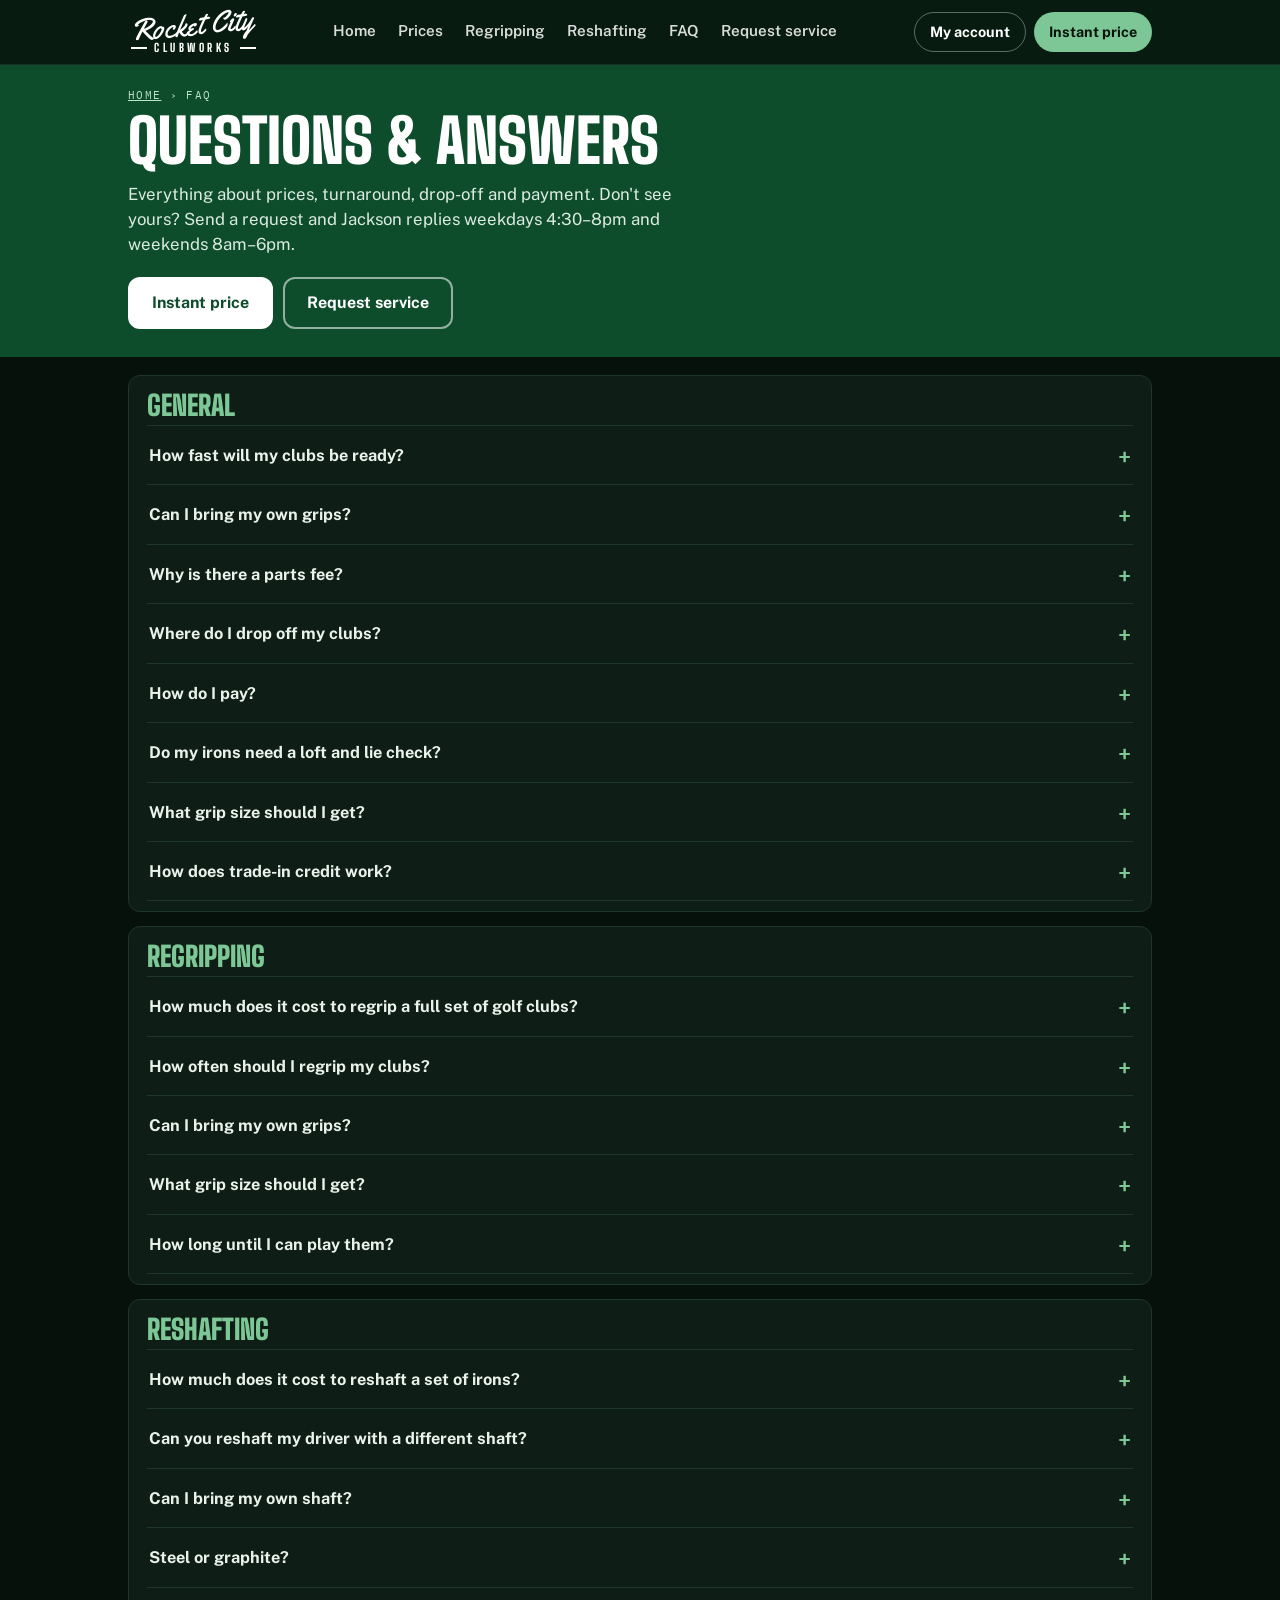
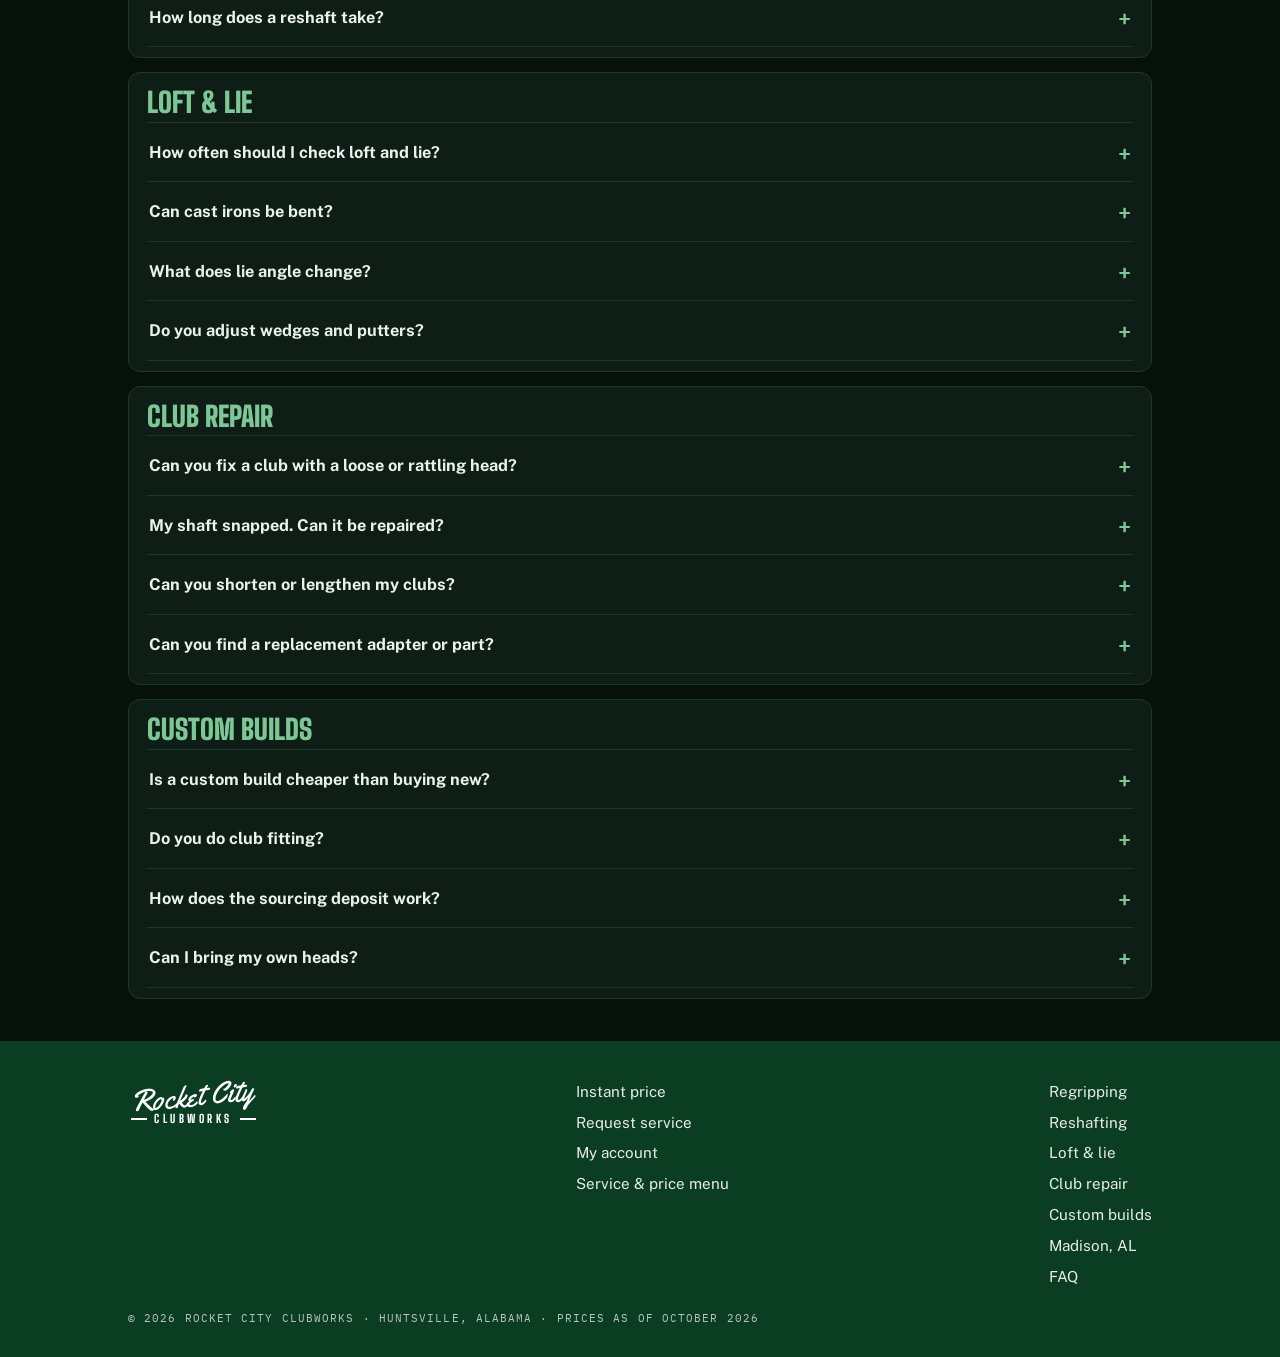
<file: faq/index.html>
<!doctype html>
<html lang="en">
<head>
<meta charset="utf-8">
<meta name="viewport" content="width=device-width, initial-scale=1, viewport-fit=cover">
<title>Golf Club Repair FAQ | Rocket City ClubWorks</title>
<meta name="description" content="Answers about regripping, reshafting, loft and lie, repairs, custom builds, turnaround, drop-off and payment at Rocket City ClubWorks in Huntsville, AL.">
<link rel="canonical" href="https://rocketcityclubworks.com/faq/">
<meta property="og:type" content="website">
<meta property="og:site_name" content="Rocket City ClubWorks">
<meta property="og:title" content="Golf Club Repair FAQ | Rocket City ClubWorks">
<meta property="og:description" content="Answers about regripping, reshafting, loft and lie, repairs, custom builds, turnaround, drop-off and payment at Rocket City ClubWorks in Huntsville, AL.">
<meta property="og:url" content="https://rocketcityclubworks.com/faq/">
<meta property="og:image" content="https://rocketcityclubworks.com/og-image.png">
<meta name="twitter:card" content="summary_large_image">
<meta name="theme-color" content="#091E13">
<meta name="color-scheme" content="dark">
<script>document.documentElement.classList.add("js")</script>
<link rel="icon" href="/favicon-32.png" type="image/png" sizes="32x32">
<link rel="apple-touch-icon" href="/apple-touch-icon.png">
<link rel="preconnect" href="https://fonts.googleapis.com">
<link rel="preconnect" href="https://fonts.gstatic.com" crossorigin>
<link rel="stylesheet" href="https://fonts.googleapis.com/css2?family=Yellowtail&family=Big+Shoulders+Display:wght@800;900&family=Public+Sans:wght@400;500;600;700&family=IBM+Plex+Mono:wght@500;600&display=swap">
<link rel="stylesheet" href="/assets/site.css">
<link rel="stylesheet" href="/assets/pages.css">
<script src="/assets/analytics.js"></script>
<script type="application/ld+json">{"@context":"https://schema.org","@type":"BreadcrumbList","itemListElement":[{"@type":"ListItem","position":1,"name":"Home","item":"https://rocketcityclubworks.com/"},{"@type":"ListItem","position":2,"name":"FAQ","item":"https://rocketcityclubworks.com/faq/"}]}</script>
<script type="application/ld+json">{"@context":"https://schema.org","@type":"FAQPage","mainEntity":[{"@type":"Question","name":"How fast will my clubs be ready?","acceptedAnswer":{"@type":"Answer","text":"Your own grips, loft and lie, and most repairs are ready the next day. Grips and parts we order arrive in about 2 business days, so those jobs take 3–4 business days (3–5 for reshafts, since the epoxy cures overnight). Need it sooner? Rush overnight parts are $25 and cut it to about 2 business days."}},{"@type":"Question","name":"Can I bring my own grips?","acceptedAnswer":{"@type":"Answer","text":"Yes, and they're ready the next day. Labor is the same either way: $5 per club or $50 for a full bag of up to 14. If we order grips for you, you pay the grip at regular retail plus a $10 parts fee (free when parts total $100+)."}},{"@type":"Question","name":"Why is there a parts fee?","acceptedAnswer":{"@type":"Answer","text":"We don't keep a warehouse of grips and shafts. Everything is ordered for your job from GolfWorks, and the $10 fee covers the shipping. It's free when your parts total $100 or more, and you only pay it once per order."}},{"@type":"Question","name":"Where do I drop off my clubs?","acceptedAnswer":{"@type":"Answer","text":"Drop-off and pickup are by appointment, weekdays 4:30–8pm and weekends 8am–6pm, at our shop in northwest Huntsville, or we can meet up around Huntsville and Madison. We send the address when you book."}},{"@type":"Question","name":"How do I pay?","acceptedAnswer":{"@type":"Answer","text":"When Jackson sends your final price, you approve it and pay by card right on your service ticket (secure checkout by Square). Parts are ordered as soon as your payment clears."}},{"@type":"Question","name":"Do my irons need a loft and lie check?","acceptedAnswer":{"@type":"Answer","text":"Lofts and lies drift with play, especially on forged irons, and a club a couple of degrees off can push shots offline. A check takes about 20 minutes, and we show you the numbers before bending anything."}},{"@type":"Question","name":"What grip size should I get?","acceptedAnswer":{"@type":"Answer","text":"Bring a current club and we'll check your hand size and how you hold it. Build-up wraps to fine-tune size are free."}},{"@type":"Question","name":"How does trade-in credit work?","acceptedAnswer":{"@type":"Answer","text":"Bring in shafts, adapters or heads you're not using. We check their condition and quote a credit toward any service."}},{"@type":"Question","name":"How much does it cost to regrip a full set of golf clubs?","acceptedAnswer":{"@type":"Answer","text":"Labor is $50 for a full bag of up to 14 clubs, your grips or ours. With 13 Golf Pride Tour Velvet grips ordered for you, that's $93.47 in grips + $50 labor + the $10 parts fee, plus sales tax on the grips. The instant price shows the exact total for your grips."}},{"@type":"Question","name":"How often should I regrip my clubs?","acceptedAnswer":{"@type":"Answer","text":"About once a year, or every 40 rounds, if you play regularly. Regrip sooner if your grips look shiny, feel hard or slick, or show worn spots where your thumbs sit."}},{"@type":"Question","name":"Can I bring my own grips?","acceptedAnswer":{"@type":"Answer","text":"Yes. Labor is the same either way ($5 per club, $50 for a full bag) and own-grip jobs are ready the next day."}},{"@type":"Question","name":"What grip size should I get?","acceptedAnswer":{"@type":"Answer","text":"Most golfers fit a standard or midsize grip. Bring a current club and we check your hand size and how you hold it. Build-up wraps to fine-tune the size are free."}},{"@type":"Question","name":"How long until I can play them?","acceptedAnswer":{"@type":"Answer","text":"Right away. Grips are installed with solvent that sets in a few hours, so they are ready by pickup."}},{"@type":"Question","name":"How much does it cost to reshaft a set of irons?","acceptedAnswer":{"@type":"Answer","text":"Labor is $17 per club for steel or $22 for graphite when you reshaft 6 or more, plus the shafts, ferrules and grips. Iron shafts run $28.50–$56.95 each. The instant price adds it up for your set."}},{"@type":"Question","name":"Can you reshaft my driver with a different shaft?","acceptedAnswer":{"@type":"Answer","text":"Yes. Driver reshafts are $25 labor plus the shaft and grip. We confirm your adapter and tip size before ordering, and can move your current adapter to the new shaft."}},{"@type":"Question","name":"Can I bring my own shaft?","acceptedAnswer":{"@type":"Answer","text":"Yes. Labor is the same, and with no parts to order your clubs are usually ready the next day."}},{"@type":"Question","name":"Steel or graphite?","acceptedAnswer":{"@type":"Answer","text":"Steel is heavier and gives most players a lower, more controlled flight. Graphite is lighter and easier on the hands and joints. Tell us your swing speed and miss and we suggest a few shafts."}},{"@type":"Question","name":"How long does a reshaft take?","acceptedAnswer":{"@type":"Answer","text":"Three to five business days when we order the shaft, since the epoxy cures overnight. Rush overnight parts cut that to about two."}},{"@type":"Question","name":"How often should I check loft and lie?","acceptedAnswer":{"@type":"Answer","text":"Once a year for most golfers, or after a season of range mats or a few hard hits off hardpan. Forged irons move more than cast ones."}},{"@type":"Question","name":"Can cast irons be bent?","acceptedAnswer":{"@type":"Answer","text":"Usually a degree or two. We check the head before bending and tell you first if a club is at risk."}},{"@type":"Question","name":"What does lie angle change?","acceptedAnswer":{"@type":"Answer","text":"A lie that is too upright tends to start the ball left (for right-handed golfers) and too flat starts it right. Getting it right helps shots start on line."}},{"@type":"Question","name":"Do you adjust wedges and putters?","acceptedAnswer":{"@type":"Answer","text":"Wedges, yes, as part of the set. Ask about putters on your request."}},{"@type":"Question","name":"Can you fix a club with a loose or rattling head?","acceptedAnswer":{"@type":"Answer","text":"Usually, yes. We pull the head, clean out the old epoxy, re-epoxy it and add a new ferrule for $20. Most are ready the next day."}},{"@type":"Question","name":"My shaft snapped. Can it be repaired?","acceptedAnswer":{"@type":"Answer","text":"A broken shaft gets replaced, not glued. We match the shaft you had or suggest an upgrade, and price it on your ticket before any work starts."}},{"@type":"Question","name":"Can you shorten or lengthen my clubs?","acceptedAnswer":{"@type":"Answer","text":"Yes. Shortening is $10 per club and extending is $15 plus the extension and grip. Junior cut-downs welcome."}},{"@type":"Question","name":"Can you find a replacement adapter or part?","acceptedAnswer":{"@type":"Answer","text":"Most adapters, sleeves and weights can be ordered. Pick \"Find a part\" on the request form with your club model and a photo."}},{"@type":"Question","name":"Is a custom build cheaper than buying new?","acceptedAnswer":{"@type":"Answer","text":"Often, yes. With sourced like-new brand heads or component heads, a build to your exact specs can cost less than a new off-the-rack set. Your quote shows the new retail price for comparison."}},{"@type":"Question","name":"Do you do club fitting?","acceptedAnswer":{"@type":"Answer","text":"We don't have a fitting studio. We build to the specs you have from a fitting, the clubs you play now, or simple measurements we take at drop-off."}},{"@type":"Question","name":"How does the sourcing deposit work?","acceptedAnswer":{"@type":"Answer","text":"For brand heads we ask for 10% of the build estimate ($25 minimum, $75 maximum). It counts toward the build and is refunded in full if we can't find a genuine head at the quoted price or you turn down the one we find."}},{"@type":"Question","name":"Can I bring my own heads?","acceptedAnswer":{"@type":"Answer","text":"Yes. We build them with new shafts and grips, priced as reshaft labor per club."}}]}</script>
</head>
<body>
<a class="skip" href="#main">Skip to content</a>
<header class="top">
  <div class="wrap">
    <a class="mark" href="/" aria-label="Rocket City ClubWorks home"><span class="s">Rocket City</span><span class="c">ClubWorks</span></a>
    <nav aria-label="Main"><a href="/">Home</a><a href="/menu/">Prices</a><a href="/golf-club-regripping/">Regripping</a><a href="/reshafting/">Reshafting</a><a href="/faq/">FAQ</a><a href="/request/">Request service</a></nav>
    <div class="cta"><a class="ghost" href="/account/">My account</a><a class="solid" href="/menu/#quote">Instant price</a></div>
  </div>
</header>
<main id="main">
<section class="title svc"><div class="wrap"><nav class="crumbs" aria-label="Breadcrumb"><a href="/">Home</a> › <span>FAQ</span></nav><h1>Questions &amp; answers</h1>
  <p>Everything about prices, turnaround, drop-off and payment. Don't see yours? Send a request and Jackson replies weekdays 4:30–8pm and weekends 8am–6pm.</p>
  <div class="ctas"><a class="btn light" href="/menu/#quote">Instant price</a><a class="btn line" href="/request/">Request service</a></div></div></section>
<div class="wrap svcgrid">
  <section class="card blk wide"><h2>General</h2><div class="faq"><details><summary>How fast will my clubs be ready?</summary><p>Your own grips, loft and lie, and most repairs are ready the next day. Grips and parts we order arrive in about 2 business days, so those jobs take 3–4 business days (3–5 for reshafts, since the epoxy cures overnight). Need it sooner? Rush overnight parts are <span data-p="rush">$25</span> and cut it to about 2 business days.</p></details><details><summary>Can I bring my own grips?</summary><p>Yes, and they're ready the next day. Labor is the same either way: <span data-p="regripOwn">$5</span> per club or <span data-p="regripOwnBag">$50</span> for a full bag of up to 14. If we order grips for you, you pay the grip at regular retail plus a <span data-p="partsFee">$10</span> parts fee (free when parts total $100+).</p></details><details><summary>Why is there a parts fee?</summary><p>We don't keep a warehouse of grips and shafts. Everything is ordered for your job from GolfWorks, and the <span data-p="partsFee">$10</span> fee covers the shipping. It's free when your parts total $100 or more, and you only pay it once per order.</p></details><details><summary>Where do I drop off my clubs?</summary><p>Drop-off and pickup are by appointment, <span data-hours="short">weekdays 4:30–8pm and weekends 8am–6pm</span>, at our shop in northwest Huntsville, or we can meet up around Huntsville and Madison. We send the address when you book.</p></details><details><summary>How do I pay?</summary><p>When Jackson sends your final price, you approve it and pay by card right on your service ticket (secure checkout by Square). Parts are ordered as soon as your payment clears.</p></details><details><summary>Do my irons need a loft and lie check?</summary><p>Lofts and lies drift with play, especially on forged irons, and a club a couple of degrees off can push shots offline. A check takes about 20 minutes, and we show you the numbers before bending anything.</p></details><details><summary>What grip size should I get?</summary><p>Bring a current club and we'll check your hand size and how you hold it. Build-up wraps to fine-tune size are free.</p></details><details><summary>How does trade-in credit work?</summary><p>Bring in shafts, adapters or heads you're not using. We check their condition and quote a credit toward any service.</p></details></div></section>
  <section class="card blk wide"><h2>Regripping</h2><div class="faq"><details><summary>How much does it cost to regrip a full set of golf clubs?</summary><p>Labor is $50 for a full bag of up to 14 clubs, your grips or ours. With 13 Golf Pride Tour Velvet grips ordered for you, that's $93.47 in grips + $50 labor + the $10 parts fee, plus sales tax on the grips. The instant price shows the exact total for your grips.</p></details><details><summary>How often should I regrip my clubs?</summary><p>About once a year, or every 40 rounds, if you play regularly. Regrip sooner if your grips look shiny, feel hard or slick, or show worn spots where your thumbs sit.</p></details><details><summary>Can I bring my own grips?</summary><p>Yes. Labor is the same either way ($5 per club, $50 for a full bag) and own-grip jobs are ready the next day.</p></details><details><summary>What grip size should I get?</summary><p>Most golfers fit a standard or midsize grip. Bring a current club and we check your hand size and how you hold it. Build-up wraps to fine-tune the size are free.</p></details><details><summary>How long until I can play them?</summary><p>Right away. Grips are installed with solvent that sets in a few hours, so they are ready by pickup.</p></details></div></section>
  <section class="card blk wide"><h2>Reshafting</h2><div class="faq"><details><summary>How much does it cost to reshaft a set of irons?</summary><p>Labor is $17 per club for steel or $22 for graphite when you reshaft 6 or more, plus the shafts, ferrules and grips. Iron shafts run $28.50–$56.95 each. The instant price adds it up for your set.</p></details><details><summary>Can you reshaft my driver with a different shaft?</summary><p>Yes. Driver reshafts are $25 labor plus the shaft and grip. We confirm your adapter and tip size before ordering, and can move your current adapter to the new shaft.</p></details><details><summary>Can I bring my own shaft?</summary><p>Yes. Labor is the same, and with no parts to order your clubs are usually ready the next day.</p></details><details><summary>Steel or graphite?</summary><p>Steel is heavier and gives most players a lower, more controlled flight. Graphite is lighter and easier on the hands and joints. Tell us your swing speed and miss and we suggest a few shafts.</p></details><details><summary>How long does a reshaft take?</summary><p>Three to five business days when we order the shaft, since the epoxy cures overnight. Rush overnight parts cut that to about two.</p></details></div></section>
  <section class="card blk wide"><h2>Loft &amp; lie</h2><div class="faq"><details><summary>How often should I check loft and lie?</summary><p>Once a year for most golfers, or after a season of range mats or a few hard hits off hardpan. Forged irons move more than cast ones.</p></details><details><summary>Can cast irons be bent?</summary><p>Usually a degree or two. We check the head before bending and tell you first if a club is at risk.</p></details><details><summary>What does lie angle change?</summary><p>A lie that is too upright tends to start the ball left (for right-handed golfers) and too flat starts it right. Getting it right helps shots start on line.</p></details><details><summary>Do you adjust wedges and putters?</summary><p>Wedges, yes, as part of the set. Ask about putters on your request.</p></details></div></section>
  <section class="card blk wide"><h2>Club repair</h2><div class="faq"><details><summary>Can you fix a club with a loose or rattling head?</summary><p>Usually, yes. We pull the head, clean out the old epoxy, re-epoxy it and add a new ferrule for $20. Most are ready the next day.</p></details><details><summary>My shaft snapped. Can it be repaired?</summary><p>A broken shaft gets replaced, not glued. We match the shaft you had or suggest an upgrade, and price it on your ticket before any work starts.</p></details><details><summary>Can you shorten or lengthen my clubs?</summary><p>Yes. Shortening is $10 per club and extending is $15 plus the extension and grip. Junior cut-downs welcome.</p></details><details><summary>Can you find a replacement adapter or part?</summary><p>Most adapters, sleeves and weights can be ordered. Pick "Find a part" on the request form with your club model and a photo.</p></details></div></section>
  <section class="card blk wide"><h2>Custom builds</h2><div class="faq"><details><summary>Is a custom build cheaper than buying new?</summary><p>Often, yes. With sourced like-new brand heads or component heads, a build to your exact specs can cost less than a new off-the-rack set. Your quote shows the new retail price for comparison.</p></details><details><summary>Do you do club fitting?</summary><p>We don't have a fitting studio. We build to the specs you have from a fitting, the clubs you play now, or simple measurements we take at drop-off.</p></details><details><summary>How does the sourcing deposit work?</summary><p>For brand heads we ask for 10% of the build estimate ($25 minimum, $75 maximum). It counts toward the build and is refunded in full if we can't find a genuine head at the quoted price or you turn down the one we find.</p></details><details><summary>Can I bring my own heads?</summary><p>Yes. We build them with new shafts and grips, priced as reshaft labor per club.</p></details></div></section>
</div>
</main>
<footer class="foot">
  <div class="wrap">
    <a class="mark" href="/" aria-label="Rocket City ClubWorks home"><span class="s">Rocket City</span><span class="c">ClubWorks</span></a>
    <div class="links">
      <a href="/menu/#quote">Instant price</a>
      <a href="/request/">Request service</a>
      <a href="/account/">My account</a>
      <a href="/menu/">Service &amp; price menu</a>
    </div>
    <div class="links">
      <a href="/golf-club-regripping/">Regripping</a>
      <a href="/reshafting/">Reshafting</a>
      <a href="/loft-and-lie/">Loft &amp; lie</a>
      <a href="/golf-club-repair/">Club repair</a>
      <a href="/custom-golf-clubs/">Custom builds</a>
      <a href="/madison-al/">Madison, AL</a>
      <a href="/faq/">FAQ</a>
    </div>
    <div class="small">© 2026 Rocket City ClubWorks · Huntsville, Alabama · Prices as of <span data-asof>October 2026</span></div>
  </div>
</footer>

<div class="bar">
  <div class="in">
    <a class="text" href="/menu/#quote">Instant price</a>
    <a class="alt" href="/request/">Request service</a>
  </div>
</div>

<script src="/assets/prices.js"></script>
<script src="/assets/site.js"></script>
</body>
</html>
</file>
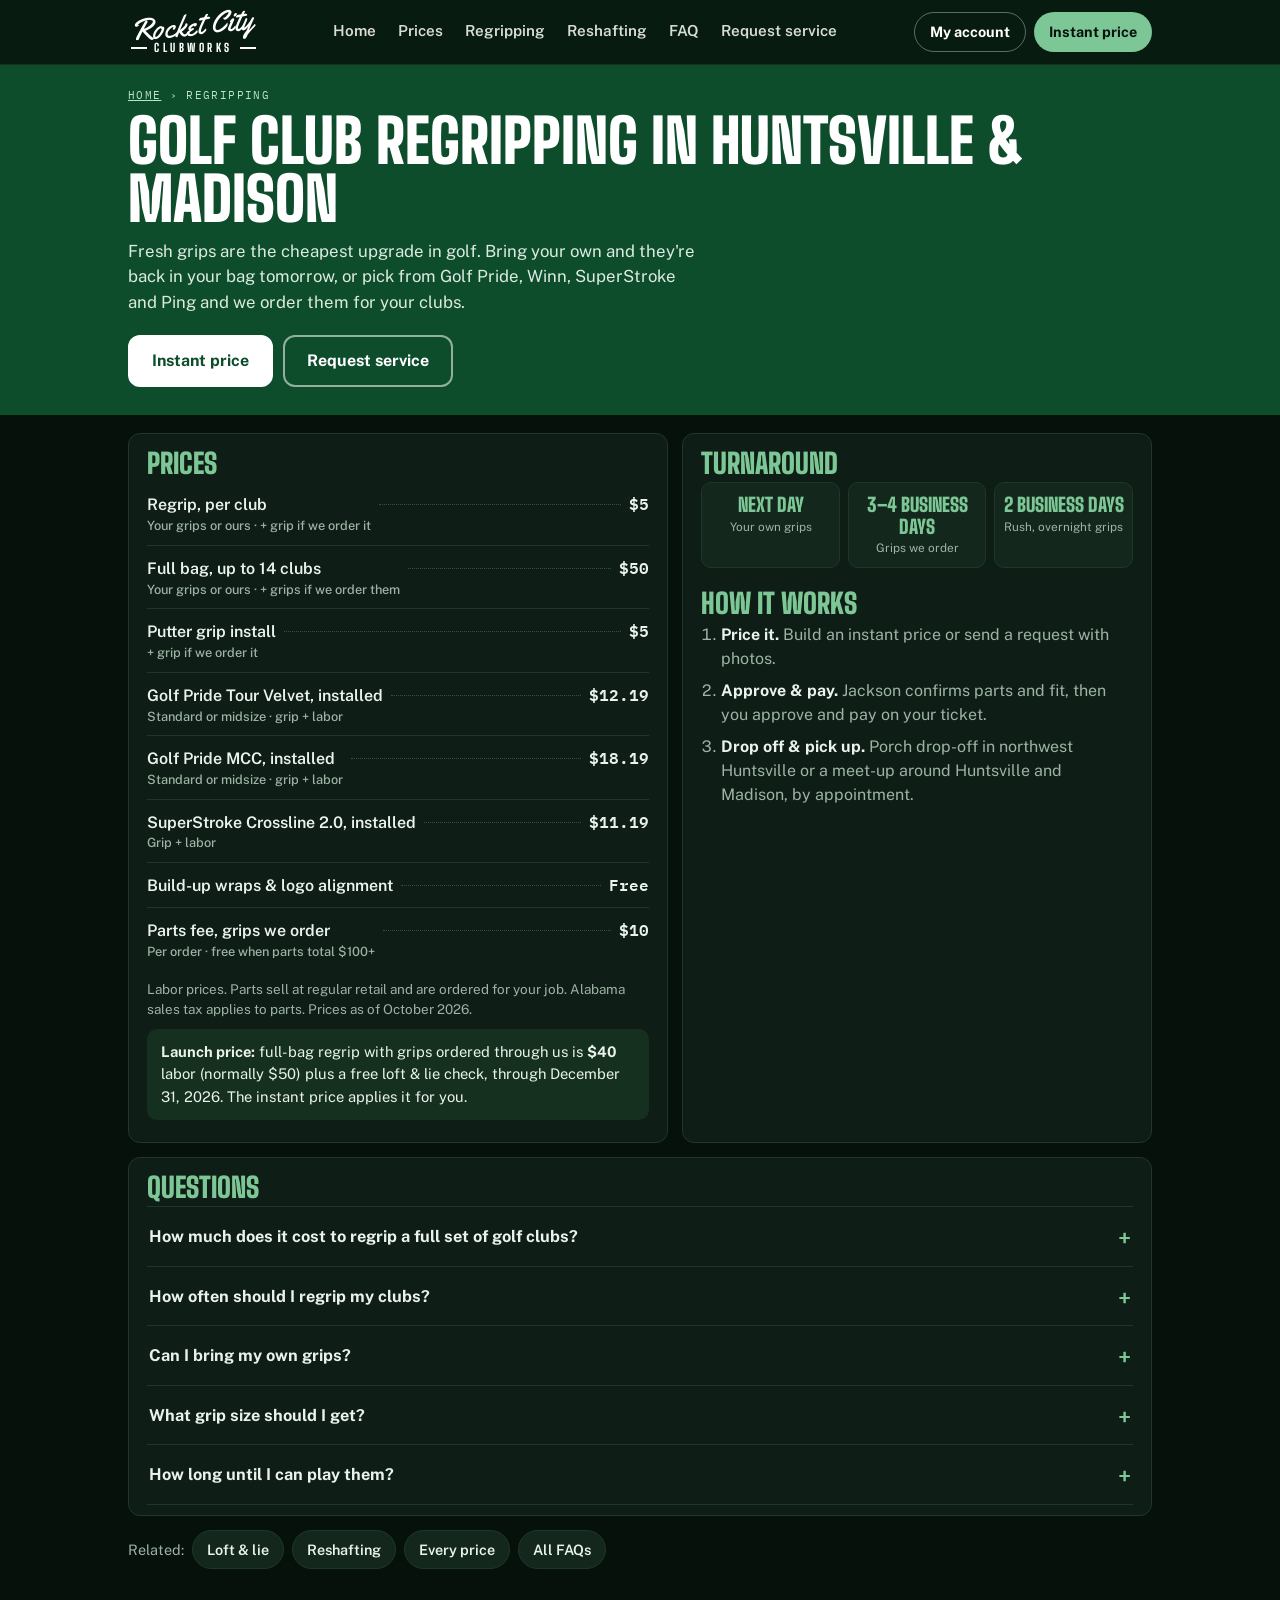
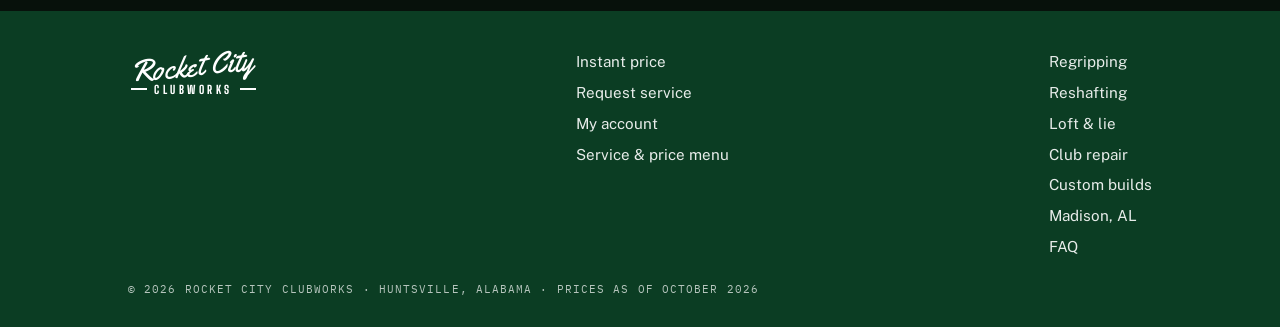
<file: golf-club-regripping/index.html>
<!doctype html>
<html lang="en">
<head>
<meta charset="utf-8">
<meta name="viewport" content="width=device-width, initial-scale=1, viewport-fit=cover">
<title>Golf Club Regripping in Huntsville, AL | Rocket City ClubWorks</title>
<meta name="description" content="Regrip golf clubs in Huntsville and Madison, AL: $5 per club labor, full bag $50, Tour Velvet installed $12.19. Next day with your own grips. Instant price online.">
<link rel="canonical" href="https://rocketcityclubworks.com/golf-club-regripping/">
<meta property="og:type" content="website">
<meta property="og:site_name" content="Rocket City ClubWorks">
<meta property="og:title" content="Golf Club Regripping in Huntsville, AL | Rocket City ClubWorks">
<meta property="og:description" content="Regrip golf clubs in Huntsville and Madison, AL: $5 per club labor, full bag $50, Tour Velvet installed $12.19. Next day with your own grips. Instant price online.">
<meta property="og:url" content="https://rocketcityclubworks.com/golf-club-regripping/">
<meta property="og:image" content="https://rocketcityclubworks.com/og-image.png">
<meta name="twitter:card" content="summary_large_image">
<meta name="theme-color" content="#091E13">
<meta name="color-scheme" content="dark">
<script>document.documentElement.classList.add("js")</script>
<link rel="icon" href="/favicon-32.png" type="image/png" sizes="32x32">
<link rel="apple-touch-icon" href="/apple-touch-icon.png">
<link rel="preconnect" href="https://fonts.googleapis.com">
<link rel="preconnect" href="https://fonts.gstatic.com" crossorigin>
<link rel="stylesheet" href="https://fonts.googleapis.com/css2?family=Yellowtail&family=Big+Shoulders+Display:wght@800;900&family=Public+Sans:wght@400;500;600;700&family=IBM+Plex+Mono:wght@500;600&display=swap">
<link rel="stylesheet" href="/assets/site.css">
<link rel="stylesheet" href="/assets/pages.css">
<script src="/assets/analytics.js"></script>
<script type="application/ld+json">{"@context":"https://schema.org","@type":"Service","name":"Golf club regripping","serviceType":"Golf club regripping","url":"https://rocketcityclubworks.com/golf-club-regripping/","description":"Regrip golf clubs in Huntsville and Madison, AL: $5 per club labor, full bag $50, Tour Velvet installed $12.19. Next day with your own grips. Instant price online.","provider":{"@id":"https://rocketcityclubworks.com/#business"},"areaServed":[{"@type":"City","name":"Huntsville, AL"},{"@type":"City","name":"Madison, AL"}]}</script>
<script type="application/ld+json">{"@context":"https://schema.org","@type":"BreadcrumbList","itemListElement":[{"@type":"ListItem","position":1,"name":"Home","item":"https://rocketcityclubworks.com/"},{"@type":"ListItem","position":2,"name":"Regripping","item":"https://rocketcityclubworks.com/golf-club-regripping/"}]}</script>
<script type="application/ld+json">{"@context":"https://schema.org","@type":"FAQPage","mainEntity":[{"@type":"Question","name":"How much does it cost to regrip a full set of golf clubs?","acceptedAnswer":{"@type":"Answer","text":"Labor is $50 for a full bag of up to 14 clubs, your grips or ours. With 13 Golf Pride Tour Velvet grips ordered for you, that's $93.47 in grips + $50 labor + the $10 parts fee, plus sales tax on the grips. The instant price shows the exact total for your grips."}},{"@type":"Question","name":"How often should I regrip my clubs?","acceptedAnswer":{"@type":"Answer","text":"About once a year, or every 40 rounds, if you play regularly. Regrip sooner if your grips look shiny, feel hard or slick, or show worn spots where your thumbs sit."}},{"@type":"Question","name":"Can I bring my own grips?","acceptedAnswer":{"@type":"Answer","text":"Yes. Labor is the same either way ($5 per club, $50 for a full bag) and own-grip jobs are ready the next day."}},{"@type":"Question","name":"What grip size should I get?","acceptedAnswer":{"@type":"Answer","text":"Most golfers fit a standard or midsize grip. Bring a current club and we check your hand size and how you hold it. Build-up wraps to fine-tune the size are free."}},{"@type":"Question","name":"How long until I can play them?","acceptedAnswer":{"@type":"Answer","text":"Right away. Grips are installed with solvent that sets in a few hours, so they are ready by pickup."}}]}</script>
</head>
<body>
<a class="skip" href="#main">Skip to content</a>
<header class="top">
  <div class="wrap">
    <a class="mark" href="/" aria-label="Rocket City ClubWorks home"><span class="s">Rocket City</span><span class="c">ClubWorks</span></a>
    <nav aria-label="Main"><a href="/">Home</a><a href="/menu/">Prices</a><a href="/golf-club-regripping/">Regripping</a><a href="/reshafting/">Reshafting</a><a href="/faq/">FAQ</a><a href="/request/">Request service</a></nav>
    <div class="cta"><a class="ghost" href="/account/">My account</a><a class="solid" href="/menu/#quote">Instant price</a></div>
  </div>
</header>
<main id="main">
<section class="title svc">
  <div class="wrap">
    <nav class="crumbs" aria-label="Breadcrumb"><a href="/">Home</a> › <span>Regripping</span></nav>
    <h1>Golf club regripping in Huntsville &amp; Madison</h1>
    <p>Fresh grips are the cheapest upgrade in golf. Bring your own and they're back in your bag tomorrow, or pick from Golf Pride, Winn, SuperStroke and Ping and we order them for your clubs.</p>
    <div class="ctas"><a class="btn light" href="/menu/#quote">Instant price</a><a class="btn line" href="/request/">Request service</a></div>
  </div>
</section>
<div class="wrap svcgrid">
  <section class="card blk"><h2>Prices</h2><div class="row"><span class="nm">Regrip, per club<span class="nt">Your grips or ours · + grip if we order it</span></span><span class="lead"></span><span class="pr"><span data-p="regripOurs">$5</span></span></div><div class="row"><span class="nm">Full bag, up to 14 clubs<span class="nt">Your grips or ours · + grips if we order them</span></span><span class="lead"></span><span class="pr"><span data-p="regripOursBag">$50</span></span></div><div class="row"><span class="nm">Putter grip install<span class="nt">+ grip if we order it</span></span><span class="lead"></span><span class="pr"><span data-p="putterGrip">$5</span></span></div><div class="row"><span class="nm">Golf Pride Tour Velvet, installed<span class="nt">Standard or midsize · grip + labor</span></span><span class="lead"></span><span class="pr"><span data-p="installed:Golf Pride Tour Velvet">$12.19</span></span></div><div class="row"><span class="nm">Golf Pride MCC, installed<span class="nt">Standard or midsize · grip + labor</span></span><span class="lead"></span><span class="pr"><span data-p="installed:Golf Pride MCC / MCC Plus4">$18.19</span></span></div><div class="row"><span class="nm">SuperStroke Crossline 2.0, installed<span class="nt">Grip + labor</span></span><span class="lead"></span><span class="pr"><span data-p="installed:SuperStroke Crossline 2.0">$11.19</span></span></div><div class="row"><span class="nm">Build-up wraps &amp; logo alignment</span><span class="lead"></span><span class="pr">Free</span></div><div class="row"><span class="nm">Parts fee, grips we order<span class="nt">Per order · free when parts total $100+</span></span><span class="lead"></span><span class="pr"><span data-p="partsFee">$10</span></span></div><p class="note">Labor prices. Parts sell at regular retail and are ordered for your job. Alabama sales tax applies to parts. Prices as of <span data-asof>October 2026</span>.</p><p class="callout"><b>Launch price:</b> full-bag regrip with grips ordered through us is <b>$40</b> labor (normally $50) plus a free loft &amp; lie check, through December 31, 2026. The instant price applies it for you.</p></section>
  <section class="card blk"><h2>Turnaround</h2><div class="tat"><div><b>Next day</b><span>Your own grips</span></div><div><b>3–4 business days</b><span>Grips we order</span></div><div><b>2 business days</b><span>Rush, overnight grips</span></div></div>
    <h2 style="margin-top:22px">How it works</h2>
    <ol class="how"><li><b>Price it.</b> Build an instant price or send a request with photos.</li><li><b>Approve &amp; pay.</b> Jackson confirms parts and fit, then you approve and pay on your ticket.</li><li><b>Drop off &amp; pick up.</b> Porch drop-off in northwest Huntsville or a meet-up around Huntsville and Madison, by appointment.</li></ol></section>
  <section class="card blk wide"><h2>Questions</h2><div class="faq"><details><summary>How much does it cost to regrip a full set of golf clubs?</summary><p>Labor is $50 for a full bag of up to 14 clubs, your grips or ours. With 13 Golf Pride Tour Velvet grips ordered for you, that's $93.47 in grips + $50 labor + the $10 parts fee, plus sales tax on the grips. The instant price shows the exact total for your grips.</p></details><details><summary>How often should I regrip my clubs?</summary><p>About once a year, or every 40 rounds, if you play regularly. Regrip sooner if your grips look shiny, feel hard or slick, or show worn spots where your thumbs sit.</p></details><details><summary>Can I bring my own grips?</summary><p>Yes. Labor is the same either way ($5 per club, $50 for a full bag) and own-grip jobs are ready the next day.</p></details><details><summary>What grip size should I get?</summary><p>Most golfers fit a standard or midsize grip. Bring a current club and we check your hand size and how you hold it. Build-up wraps to fine-tune the size are free.</p></details><details><summary>How long until I can play them?</summary><p>Right away. Grips are installed with solvent that sets in a few hours, so they are ready by pickup.</p></details></div></section>
  <section class="wide more2"><span>Related:</span><a href="/loft-and-lie/">Loft &amp; lie</a><a href="/reshafting/">Reshafting</a><a href="/menu/">Every price</a><a href="/faq/">All FAQs</a></section>
</div>
</main>
<footer class="foot">
  <div class="wrap">
    <a class="mark" href="/" aria-label="Rocket City ClubWorks home"><span class="s">Rocket City</span><span class="c">ClubWorks</span></a>
    <div class="links">
      <a href="/menu/#quote">Instant price</a>
      <a href="/request/">Request service</a>
      <a href="/account/">My account</a>
      <a href="/menu/">Service &amp; price menu</a>
    </div>
    <div class="links">
      <a href="/golf-club-regripping/">Regripping</a>
      <a href="/reshafting/">Reshafting</a>
      <a href="/loft-and-lie/">Loft &amp; lie</a>
      <a href="/golf-club-repair/">Club repair</a>
      <a href="/custom-golf-clubs/">Custom builds</a>
      <a href="/madison-al/">Madison, AL</a>
      <a href="/faq/">FAQ</a>
    </div>
    <div class="small">© 2026 Rocket City ClubWorks · Huntsville, Alabama · Prices as of <span data-asof>October 2026</span></div>
  </div>
</footer>

<div class="bar">
  <div class="in">
    <a class="text" href="/menu/#quote">Instant price</a>
    <a class="alt" href="/request/">Request service</a>
  </div>
</div>

<script src="/assets/prices.js"></script>
<script src="/assets/site.js"></script>
</body>
</html>
</file>
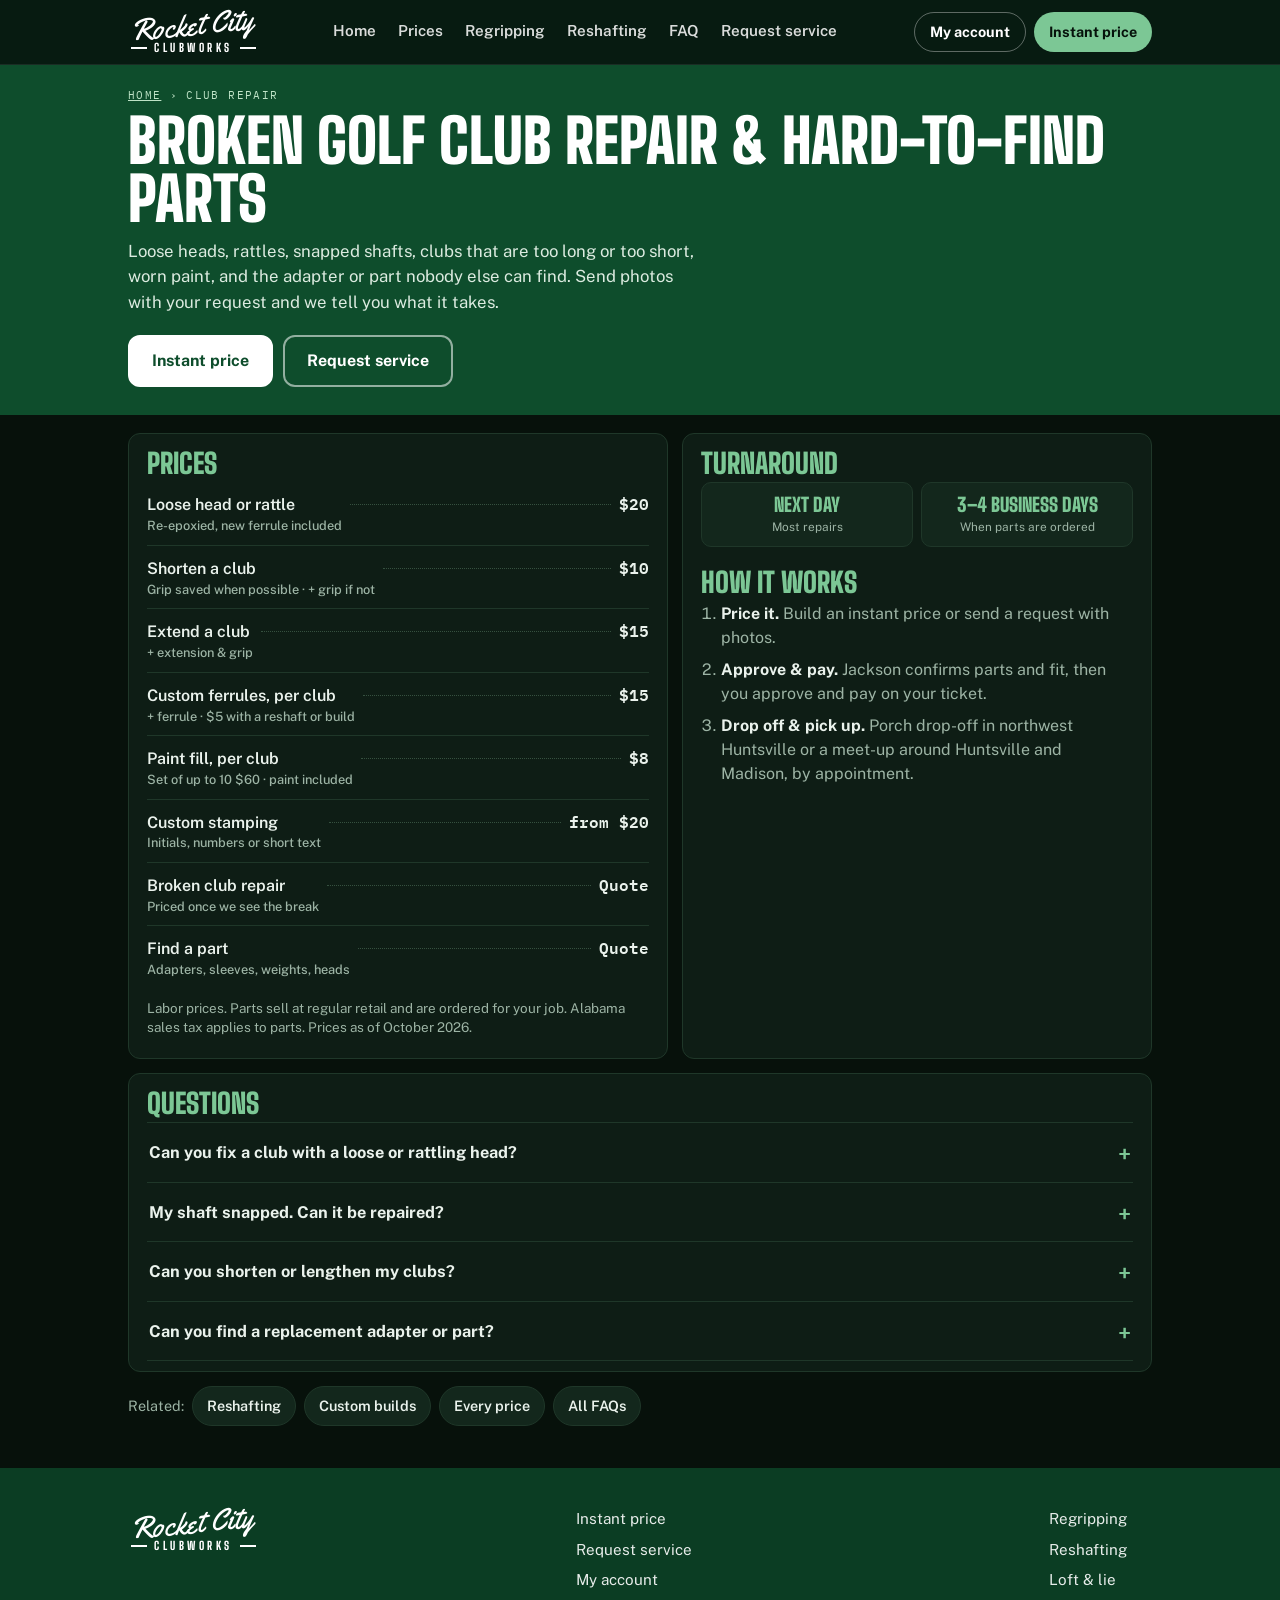
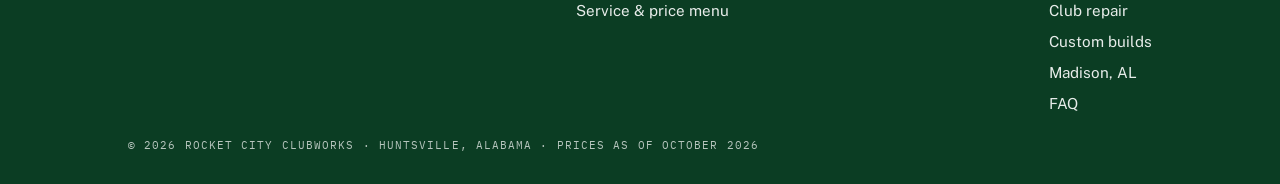
<file: golf-club-repair/index.html>
<!doctype html>
<html lang="en">
<head>
<meta charset="utf-8">
<meta name="viewport" content="width=device-width, initial-scale=1, viewport-fit=cover">
<title>Golf Club Repair in Huntsville, AL | Rocket City ClubWorks</title>
<meta name="description" content="Golf club repair in Huntsville and Madison, AL: loose heads $20, shortening $10, extensions, ferrules, paint fill and stamping, and hard-to-find replacement parts.">
<link rel="canonical" href="https://rocketcityclubworks.com/golf-club-repair/">
<meta property="og:type" content="website">
<meta property="og:site_name" content="Rocket City ClubWorks">
<meta property="og:title" content="Golf Club Repair in Huntsville, AL | Rocket City ClubWorks">
<meta property="og:description" content="Golf club repair in Huntsville and Madison, AL: loose heads $20, shortening $10, extensions, ferrules, paint fill and stamping, and hard-to-find replacement parts.">
<meta property="og:url" content="https://rocketcityclubworks.com/golf-club-repair/">
<meta property="og:image" content="https://rocketcityclubworks.com/og-image.png">
<meta name="twitter:card" content="summary_large_image">
<meta name="theme-color" content="#091E13">
<meta name="color-scheme" content="dark">
<script>document.documentElement.classList.add("js")</script>
<link rel="icon" href="/favicon-32.png" type="image/png" sizes="32x32">
<link rel="apple-touch-icon" href="/apple-touch-icon.png">
<link rel="preconnect" href="https://fonts.googleapis.com">
<link rel="preconnect" href="https://fonts.gstatic.com" crossorigin>
<link rel="stylesheet" href="https://fonts.googleapis.com/css2?family=Yellowtail&family=Big+Shoulders+Display:wght@800;900&family=Public+Sans:wght@400;500;600;700&family=IBM+Plex+Mono:wght@500;600&display=swap">
<link rel="stylesheet" href="/assets/site.css">
<link rel="stylesheet" href="/assets/pages.css">
<script src="/assets/analytics.js"></script>
<script type="application/ld+json">{"@context":"https://schema.org","@type":"Service","name":"Golf club repair","serviceType":"Golf club repair","url":"https://rocketcityclubworks.com/golf-club-repair/","description":"Golf club repair in Huntsville and Madison, AL: loose heads $20, shortening $10, extensions, ferrules, paint fill and stamping, and hard-to-find replacement parts.","provider":{"@id":"https://rocketcityclubworks.com/#business"},"areaServed":[{"@type":"City","name":"Huntsville, AL"},{"@type":"City","name":"Madison, AL"}]}</script>
<script type="application/ld+json">{"@context":"https://schema.org","@type":"BreadcrumbList","itemListElement":[{"@type":"ListItem","position":1,"name":"Home","item":"https://rocketcityclubworks.com/"},{"@type":"ListItem","position":2,"name":"Club repair","item":"https://rocketcityclubworks.com/golf-club-repair/"}]}</script>
<script type="application/ld+json">{"@context":"https://schema.org","@type":"FAQPage","mainEntity":[{"@type":"Question","name":"Can you fix a club with a loose or rattling head?","acceptedAnswer":{"@type":"Answer","text":"Usually, yes. We pull the head, clean out the old epoxy, re-epoxy it and add a new ferrule for $20. Most are ready the next day."}},{"@type":"Question","name":"My shaft snapped. Can it be repaired?","acceptedAnswer":{"@type":"Answer","text":"A broken shaft gets replaced, not glued. We match the shaft you had or suggest an upgrade, and price it on your ticket before any work starts."}},{"@type":"Question","name":"Can you shorten or lengthen my clubs?","acceptedAnswer":{"@type":"Answer","text":"Yes. Shortening is $10 per club and extending is $15 plus the extension and grip. Junior cut-downs welcome."}},{"@type":"Question","name":"Can you find a replacement adapter or part?","acceptedAnswer":{"@type":"Answer","text":"Most adapters, sleeves and weights can be ordered. Pick \"Find a part\" on the request form with your club model and a photo."}}]}</script>
</head>
<body>
<a class="skip" href="#main">Skip to content</a>
<header class="top">
  <div class="wrap">
    <a class="mark" href="/" aria-label="Rocket City ClubWorks home"><span class="s">Rocket City</span><span class="c">ClubWorks</span></a>
    <nav aria-label="Main"><a href="/">Home</a><a href="/menu/">Prices</a><a href="/golf-club-regripping/">Regripping</a><a href="/reshafting/">Reshafting</a><a href="/faq/">FAQ</a><a href="/request/">Request service</a></nav>
    <div class="cta"><a class="ghost" href="/account/">My account</a><a class="solid" href="/menu/#quote">Instant price</a></div>
  </div>
</header>
<main id="main">
<section class="title svc">
  <div class="wrap">
    <nav class="crumbs" aria-label="Breadcrumb"><a href="/">Home</a> › <span>Club repair</span></nav>
    <h1>Broken golf club repair &amp; hard-to-find parts</h1>
    <p>Loose heads, rattles, snapped shafts, clubs that are too long or too short, worn paint, and the adapter or part nobody else can find. Send photos with your request and we tell you what it takes.</p>
    <div class="ctas"><a class="btn light" href="/menu/#quote">Instant price</a><a class="btn line" href="/request/">Request service</a></div>
  </div>
</section>
<div class="wrap svcgrid">
  <section class="card blk"><h2>Prices</h2><div class="row"><span class="nm">Loose head or rattle<span class="nt">Re-epoxied, new ferrule included</span></span><span class="lead"></span><span class="pr">$20</span></div><div class="row"><span class="nm">Shorten a club<span class="nt">Grip saved when possible · + grip if not</span></span><span class="lead"></span><span class="pr">$10</span></div><div class="row"><span class="nm">Extend a club<span class="nt">+ extension &amp; grip</span></span><span class="lead"></span><span class="pr">$15</span></div><div class="row"><span class="nm">Custom ferrules, per club<span class="nt">+ ferrule · $5 with a reshaft or build</span></span><span class="lead"></span><span class="pr">$15</span></div><div class="row"><span class="nm">Paint fill, per club<span class="nt">Set of up to 10 $60 · paint included</span></span><span class="lead"></span><span class="pr"><span data-p="paintPer">$8</span></span></div><div class="row"><span class="nm">Custom stamping<span class="nt">Initials, numbers or short text</span></span><span class="lead"></span><span class="pr">from $20</span></div><div class="row"><span class="nm">Broken club repair<span class="nt">Priced once we see the break</span></span><span class="lead"></span><span class="pr">Quote</span></div><div class="row"><span class="nm">Find a part<span class="nt">Adapters, sleeves, weights, heads</span></span><span class="lead"></span><span class="pr">Quote</span></div><p class="note">Labor prices. Parts sell at regular retail and are ordered for your job. Alabama sales tax applies to parts. Prices as of <span data-asof>October 2026</span>.</p></section>
  <section class="card blk"><h2>Turnaround</h2><div class="tat"><div><b>Next day</b><span>Most repairs</span></div><div><b>3–4 business days</b><span>When parts are ordered</span></div></div>
    <h2 style="margin-top:22px">How it works</h2>
    <ol class="how"><li><b>Price it.</b> Build an instant price or send a request with photos.</li><li><b>Approve &amp; pay.</b> Jackson confirms parts and fit, then you approve and pay on your ticket.</li><li><b>Drop off &amp; pick up.</b> Porch drop-off in northwest Huntsville or a meet-up around Huntsville and Madison, by appointment.</li></ol></section>
  <section class="card blk wide"><h2>Questions</h2><div class="faq"><details><summary>Can you fix a club with a loose or rattling head?</summary><p>Usually, yes. We pull the head, clean out the old epoxy, re-epoxy it and add a new ferrule for $20. Most are ready the next day.</p></details><details><summary>My shaft snapped. Can it be repaired?</summary><p>A broken shaft gets replaced, not glued. We match the shaft you had or suggest an upgrade, and price it on your ticket before any work starts.</p></details><details><summary>Can you shorten or lengthen my clubs?</summary><p>Yes. Shortening is $10 per club and extending is $15 plus the extension and grip. Junior cut-downs welcome.</p></details><details><summary>Can you find a replacement adapter or part?</summary><p>Most adapters, sleeves and weights can be ordered. Pick "Find a part" on the request form with your club model and a photo.</p></details></div></section>
  <section class="wide more2"><span>Related:</span><a href="/reshafting/">Reshafting</a><a href="/custom-golf-clubs/">Custom builds</a><a href="/menu/">Every price</a><a href="/faq/">All FAQs</a></section>
</div>
</main>
<footer class="foot">
  <div class="wrap">
    <a class="mark" href="/" aria-label="Rocket City ClubWorks home"><span class="s">Rocket City</span><span class="c">ClubWorks</span></a>
    <div class="links">
      <a href="/menu/#quote">Instant price</a>
      <a href="/request/">Request service</a>
      <a href="/account/">My account</a>
      <a href="/menu/">Service &amp; price menu</a>
    </div>
    <div class="links">
      <a href="/golf-club-regripping/">Regripping</a>
      <a href="/reshafting/">Reshafting</a>
      <a href="/loft-and-lie/">Loft &amp; lie</a>
      <a href="/golf-club-repair/">Club repair</a>
      <a href="/custom-golf-clubs/">Custom builds</a>
      <a href="/madison-al/">Madison, AL</a>
      <a href="/faq/">FAQ</a>
    </div>
    <div class="small">© 2026 Rocket City ClubWorks · Huntsville, Alabama · Prices as of <span data-asof>October 2026</span></div>
  </div>
</footer>

<div class="bar">
  <div class="in">
    <a class="text" href="/menu/#quote">Instant price</a>
    <a class="alt" href="/request/">Request service</a>
  </div>
</div>

<script src="/assets/prices.js"></script>
<script src="/assets/site.js"></script>
</body>
</html>
</file>
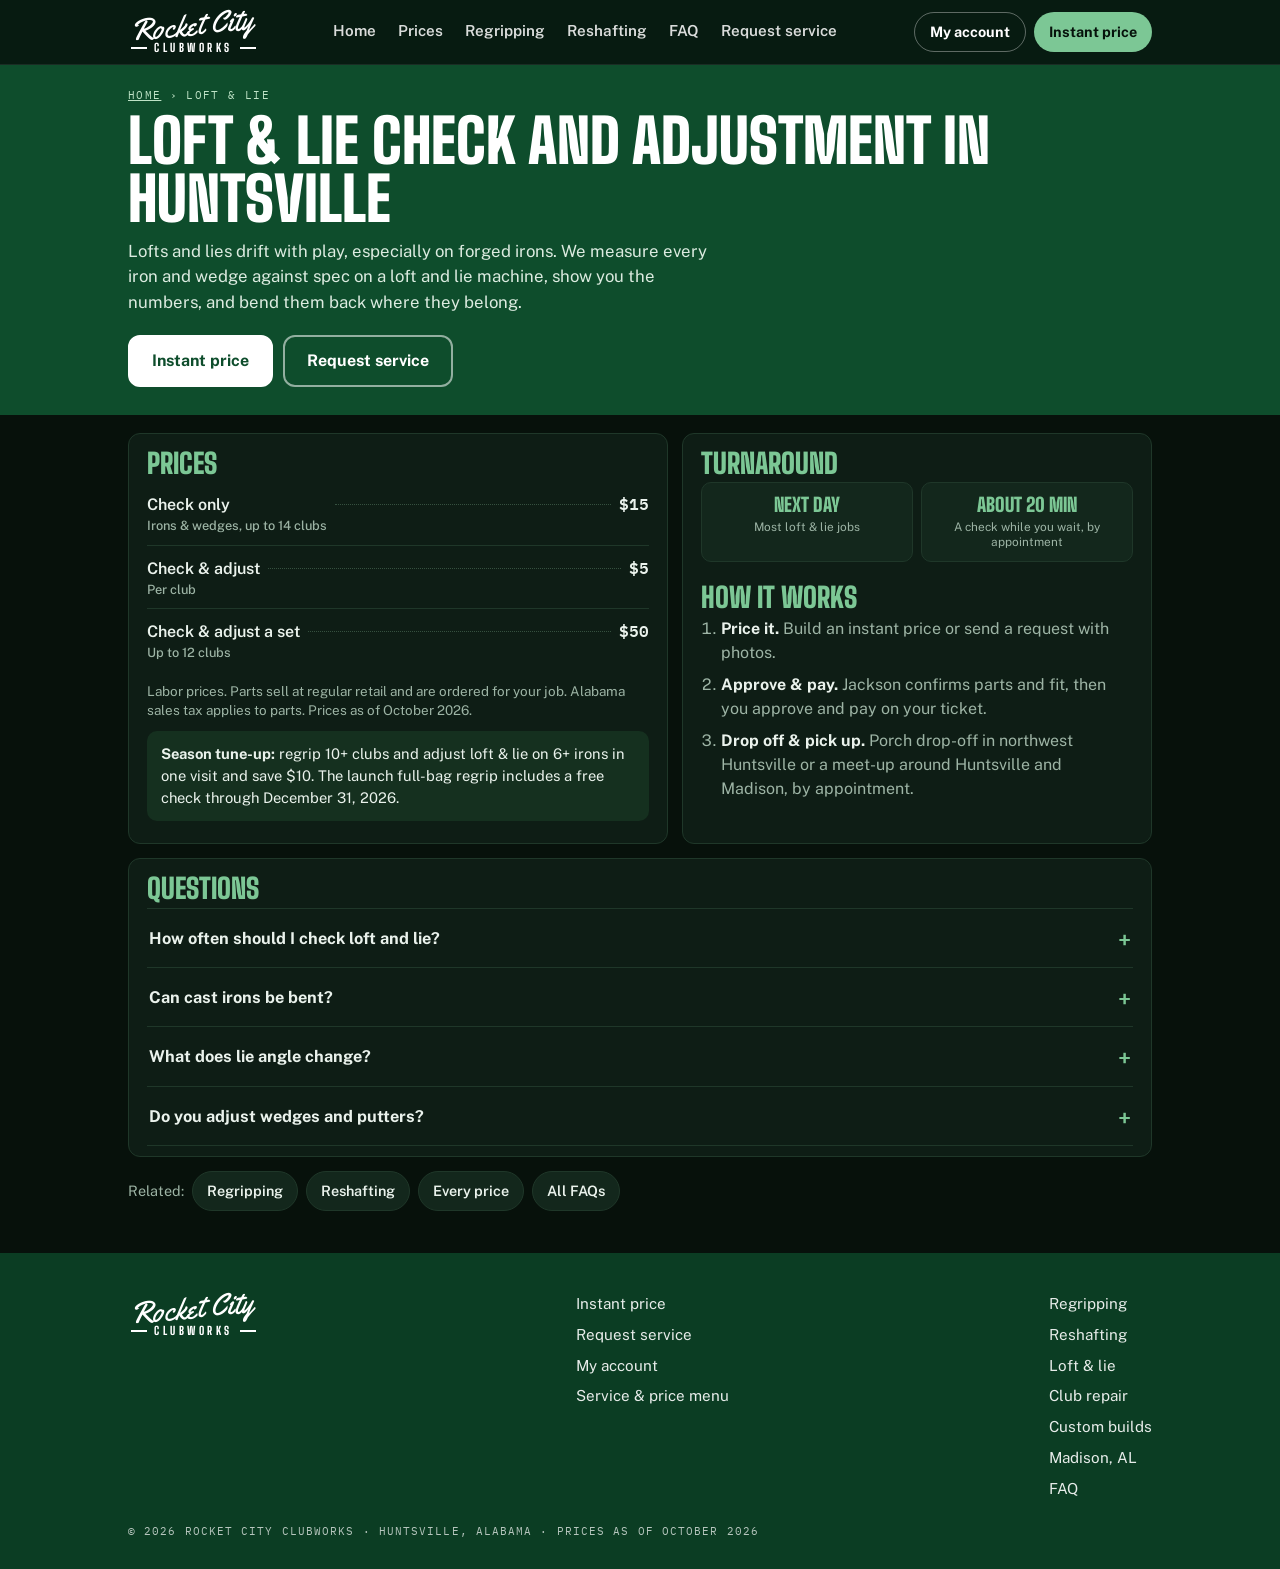
<file: loft-and-lie/index.html>
<!doctype html>
<html lang="en">
<head>
<meta charset="utf-8">
<meta name="viewport" content="width=device-width, initial-scale=1, viewport-fit=cover">
<title>Loft and Lie Adjustment in Huntsville, AL | Rocket City ClubWorks</title>
<meta name="description" content="Loft and lie check $15 for up to 14 clubs, adjust $5 per club or $50 for a set in Huntsville and Madison, AL. Next-day service.">
<link rel="canonical" href="https://rocketcityclubworks.com/loft-and-lie/">
<meta property="og:type" content="website">
<meta property="og:site_name" content="Rocket City ClubWorks">
<meta property="og:title" content="Loft and Lie Adjustment in Huntsville, AL | Rocket City ClubWorks">
<meta property="og:description" content="Loft and lie check $15 for up to 14 clubs, adjust $5 per club or $50 for a set in Huntsville and Madison, AL. Next-day service.">
<meta property="og:url" content="https://rocketcityclubworks.com/loft-and-lie/">
<meta property="og:image" content="https://rocketcityclubworks.com/og-image.png">
<meta name="twitter:card" content="summary_large_image">
<meta name="theme-color" content="#091E13">
<meta name="color-scheme" content="dark">
<script>document.documentElement.classList.add("js")</script>
<link rel="icon" href="/favicon-32.png" type="image/png" sizes="32x32">
<link rel="apple-touch-icon" href="/apple-touch-icon.png">
<link rel="preconnect" href="https://fonts.googleapis.com">
<link rel="preconnect" href="https://fonts.gstatic.com" crossorigin>
<link rel="stylesheet" href="https://fonts.googleapis.com/css2?family=Yellowtail&family=Big+Shoulders+Display:wght@800;900&family=Public+Sans:wght@400;500;600;700&family=IBM+Plex+Mono:wght@500;600&display=swap">
<link rel="stylesheet" href="/assets/site.css">
<link rel="stylesheet" href="/assets/pages.css">
<script src="/assets/analytics.js"></script>
<script type="application/ld+json">{"@context":"https://schema.org","@type":"Service","name":"Loft and lie adjustment","serviceType":"Loft and lie adjustment","url":"https://rocketcityclubworks.com/loft-and-lie/","description":"Loft and lie check $15 for up to 14 clubs, adjust $5 per club or $50 for a set in Huntsville and Madison, AL. Next-day service.","provider":{"@id":"https://rocketcityclubworks.com/#business"},"areaServed":[{"@type":"City","name":"Huntsville, AL"},{"@type":"City","name":"Madison, AL"}]}</script>
<script type="application/ld+json">{"@context":"https://schema.org","@type":"BreadcrumbList","itemListElement":[{"@type":"ListItem","position":1,"name":"Home","item":"https://rocketcityclubworks.com/"},{"@type":"ListItem","position":2,"name":"Loft & lie","item":"https://rocketcityclubworks.com/loft-and-lie/"}]}</script>
<script type="application/ld+json">{"@context":"https://schema.org","@type":"FAQPage","mainEntity":[{"@type":"Question","name":"How often should I check loft and lie?","acceptedAnswer":{"@type":"Answer","text":"Once a year for most golfers, or after a season of range mats or a few hard hits off hardpan. Forged irons move more than cast ones."}},{"@type":"Question","name":"Can cast irons be bent?","acceptedAnswer":{"@type":"Answer","text":"Usually a degree or two. We check the head before bending and tell you first if a club is at risk."}},{"@type":"Question","name":"What does lie angle change?","acceptedAnswer":{"@type":"Answer","text":"A lie that is too upright tends to start the ball left (for right-handed golfers) and too flat starts it right. Getting it right helps shots start on line."}},{"@type":"Question","name":"Do you adjust wedges and putters?","acceptedAnswer":{"@type":"Answer","text":"Wedges, yes, as part of the set. Ask about putters on your request."}}]}</script>
</head>
<body>
<a class="skip" href="#main">Skip to content</a>
<header class="top">
  <div class="wrap">
    <a class="mark" href="/" aria-label="Rocket City ClubWorks home"><span class="s">Rocket City</span><span class="c">ClubWorks</span></a>
    <nav aria-label="Main"><a href="/">Home</a><a href="/menu/">Prices</a><a href="/golf-club-regripping/">Regripping</a><a href="/reshafting/">Reshafting</a><a href="/faq/">FAQ</a><a href="/request/">Request service</a></nav>
    <div class="cta"><a class="ghost" href="/account/">My account</a><a class="solid" href="/menu/#quote">Instant price</a></div>
  </div>
</header>
<main id="main">
<section class="title svc">
  <div class="wrap">
    <nav class="crumbs" aria-label="Breadcrumb"><a href="/">Home</a> › <span>Loft &amp; lie</span></nav>
    <h1>Loft &amp; lie check and adjustment in Huntsville</h1>
    <p>Lofts and lies drift with play, especially on forged irons. We measure every iron and wedge against spec on a loft and lie machine, show you the numbers, and bend them back where they belong.</p>
    <div class="ctas"><a class="btn light" href="/menu/#quote">Instant price</a><a class="btn line" href="/request/">Request service</a></div>
  </div>
</section>
<div class="wrap svcgrid">
  <section class="card blk"><h2>Prices</h2><div class="row"><span class="nm">Check only<span class="nt">Irons &amp; wedges, up to 14 clubs</span></span><span class="lead"></span><span class="pr"><span data-p="loftCheck">$15</span></span></div><div class="row"><span class="nm">Check &amp; adjust<span class="nt">Per club</span></span><span class="lead"></span><span class="pr"><span data-p="loftPer">$5</span></span></div><div class="row"><span class="nm">Check &amp; adjust a set<span class="nt">Up to 12 clubs</span></span><span class="lead"></span><span class="pr"><span data-p="loftSet">$50</span></span></div><p class="note">Labor prices. Parts sell at regular retail and are ordered for your job. Alabama sales tax applies to parts. Prices as of <span data-asof>October 2026</span>.</p><p class="callout"><b>Season tune-up:</b> regrip 10+ clubs and adjust loft &amp; lie on 6+ irons in one visit and save $10. The launch full-bag regrip includes a free check through December 31, 2026.</p></section>
  <section class="card blk"><h2>Turnaround</h2><div class="tat"><div><b>Next day</b><span>Most loft &amp; lie jobs</span></div><div><b>About 20 min</b><span>A check while you wait, by appointment</span></div></div>
    <h2 style="margin-top:22px">How it works</h2>
    <ol class="how"><li><b>Price it.</b> Build an instant price or send a request with photos.</li><li><b>Approve &amp; pay.</b> Jackson confirms parts and fit, then you approve and pay on your ticket.</li><li><b>Drop off &amp; pick up.</b> Porch drop-off in northwest Huntsville or a meet-up around Huntsville and Madison, by appointment.</li></ol></section>
  <section class="card blk wide"><h2>Questions</h2><div class="faq"><details><summary>How often should I check loft and lie?</summary><p>Once a year for most golfers, or after a season of range mats or a few hard hits off hardpan. Forged irons move more than cast ones.</p></details><details><summary>Can cast irons be bent?</summary><p>Usually a degree or two. We check the head before bending and tell you first if a club is at risk.</p></details><details><summary>What does lie angle change?</summary><p>A lie that is too upright tends to start the ball left (for right-handed golfers) and too flat starts it right. Getting it right helps shots start on line.</p></details><details><summary>Do you adjust wedges and putters?</summary><p>Wedges, yes, as part of the set. Ask about putters on your request.</p></details></div></section>
  <section class="wide more2"><span>Related:</span><a href="/golf-club-regripping/">Regripping</a><a href="/reshafting/">Reshafting</a><a href="/menu/">Every price</a><a href="/faq/">All FAQs</a></section>
</div>
</main>
<footer class="foot">
  <div class="wrap">
    <a class="mark" href="/" aria-label="Rocket City ClubWorks home"><span class="s">Rocket City</span><span class="c">ClubWorks</span></a>
    <div class="links">
      <a href="/menu/#quote">Instant price</a>
      <a href="/request/">Request service</a>
      <a href="/account/">My account</a>
      <a href="/menu/">Service &amp; price menu</a>
    </div>
    <div class="links">
      <a href="/golf-club-regripping/">Regripping</a>
      <a href="/reshafting/">Reshafting</a>
      <a href="/loft-and-lie/">Loft &amp; lie</a>
      <a href="/golf-club-repair/">Club repair</a>
      <a href="/custom-golf-clubs/">Custom builds</a>
      <a href="/madison-al/">Madison, AL</a>
      <a href="/faq/">FAQ</a>
    </div>
    <div class="small">© 2026 Rocket City ClubWorks · Huntsville, Alabama · Prices as of <span data-asof>October 2026</span></div>
  </div>
</footer>

<div class="bar">
  <div class="in">
    <a class="text" href="/menu/#quote">Instant price</a>
    <a class="alt" href="/request/">Request service</a>
  </div>
</div>

<script src="/assets/prices.js"></script>
<script src="/assets/site.js"></script>
</body>
</html>
</file>
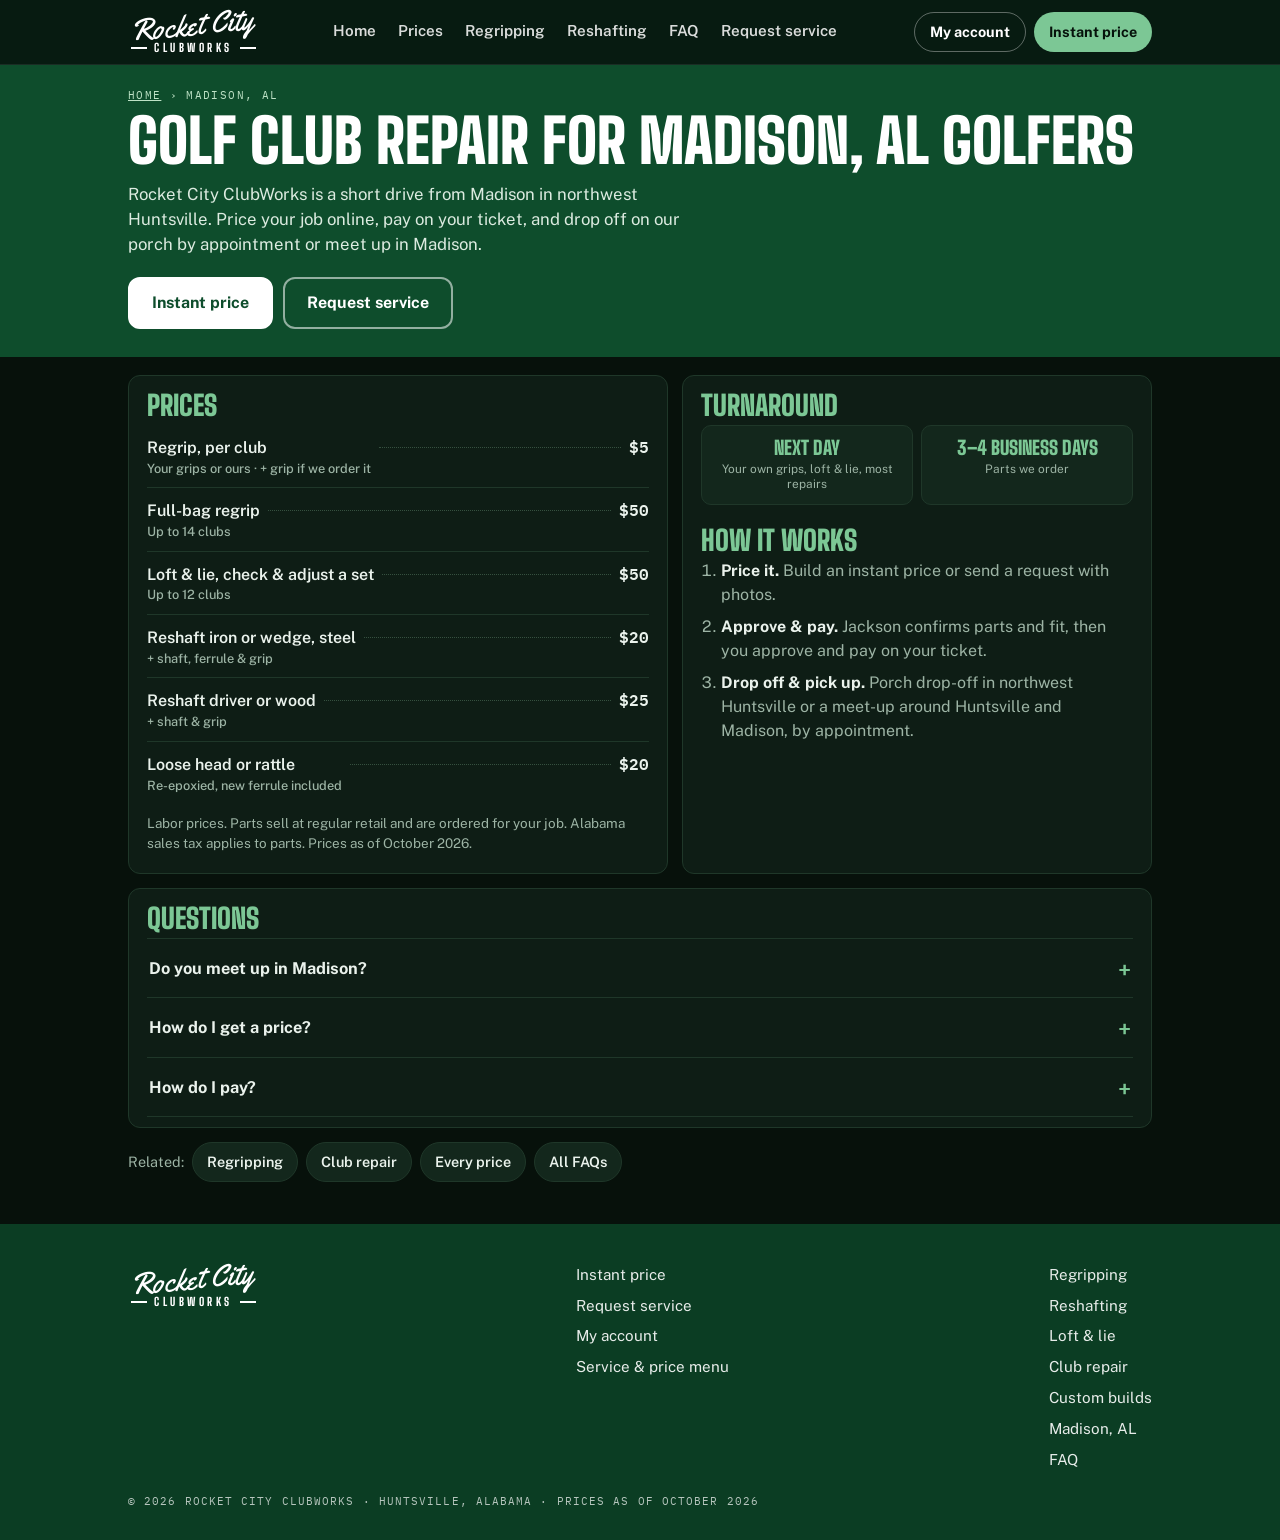
<file: madison-al/index.html>
<!doctype html>
<html lang="en">
<head>
<meta charset="utf-8">
<meta name="viewport" content="width=device-width, initial-scale=1, viewport-fit=cover">
<title>Golf Club Repair for Madison, AL Golfers | Rocket City ClubWorks</title>
<meta name="description" content="Regrips, reshafts, loft and lie and club repair for Madison, AL. $5 per club regrip labor, next day with your own grips, meet-ups in Madison by appointment.">
<link rel="canonical" href="https://rocketcityclubworks.com/madison-al/">
<meta property="og:type" content="website">
<meta property="og:site_name" content="Rocket City ClubWorks">
<meta property="og:title" content="Golf Club Repair for Madison, AL Golfers | Rocket City ClubWorks">
<meta property="og:description" content="Regrips, reshafts, loft and lie and club repair for Madison, AL. $5 per club regrip labor, next day with your own grips, meet-ups in Madison by appointment.">
<meta property="og:url" content="https://rocketcityclubworks.com/madison-al/">
<meta property="og:image" content="https://rocketcityclubworks.com/og-image.png">
<meta name="twitter:card" content="summary_large_image">
<meta name="theme-color" content="#091E13">
<meta name="color-scheme" content="dark">
<script>document.documentElement.classList.add("js")</script>
<link rel="icon" href="/favicon-32.png" type="image/png" sizes="32x32">
<link rel="apple-touch-icon" href="/apple-touch-icon.png">
<link rel="preconnect" href="https://fonts.googleapis.com">
<link rel="preconnect" href="https://fonts.gstatic.com" crossorigin>
<link rel="stylesheet" href="https://fonts.googleapis.com/css2?family=Yellowtail&family=Big+Shoulders+Display:wght@800;900&family=Public+Sans:wght@400;500;600;700&family=IBM+Plex+Mono:wght@500;600&display=swap">
<link rel="stylesheet" href="/assets/site.css">
<link rel="stylesheet" href="/assets/pages.css">
<script src="/assets/analytics.js"></script>
<script type="application/ld+json">{"@context":"https://schema.org","@type":"Service","name":"Golf club repair and regripping","serviceType":"Golf club repair and regripping","url":"https://rocketcityclubworks.com/madison-al/","description":"Regrips, reshafts, loft and lie and club repair for Madison, AL. $5 per club regrip labor, next day with your own grips, meet-ups in Madison by appointment.","provider":{"@id":"https://rocketcityclubworks.com/#business"},"areaServed":[{"@type":"City","name":"Huntsville, AL"},{"@type":"City","name":"Madison, AL"}]}</script>
<script type="application/ld+json">{"@context":"https://schema.org","@type":"BreadcrumbList","itemListElement":[{"@type":"ListItem","position":1,"name":"Home","item":"https://rocketcityclubworks.com/"},{"@type":"ListItem","position":2,"name":"Madison, AL","item":"https://rocketcityclubworks.com/madison-al/"}]}</script>
<script type="application/ld+json">{"@context":"https://schema.org","@type":"FAQPage","mainEntity":[{"@type":"Question","name":"Do you meet up in Madison?","acceptedAnswer":{"@type":"Answer","text":"Yes, by appointment, weekdays 4:30–8pm and weekends 8am–6pm. Pick meet-up on your ticket and we set a time and place that works, or drop off on our porch in northwest Huntsville."}},{"@type":"Question","name":"How do I get a price?","acceptedAnswer":{"@type":"Answer","text":"Use the instant price for regrips, reshafts, loft and lie and builds, or send a request with photos for repairs. Jackson replies weekdays 4:30–8pm and weekends 8am–6pm."}},{"@type":"Question","name":"How do I pay?","acceptedAnswer":{"@type":"Answer","text":"By card, Apple Pay or Google Pay on your service ticket, through Square. Nothing is charged until you approve the final price."}}]}</script>
</head>
<body>
<a class="skip" href="#main">Skip to content</a>
<header class="top">
  <div class="wrap">
    <a class="mark" href="/" aria-label="Rocket City ClubWorks home"><span class="s">Rocket City</span><span class="c">ClubWorks</span></a>
    <nav aria-label="Main"><a href="/">Home</a><a href="/menu/">Prices</a><a href="/golf-club-regripping/">Regripping</a><a href="/reshafting/">Reshafting</a><a href="/faq/">FAQ</a><a href="/request/">Request service</a></nav>
    <div class="cta"><a class="ghost" href="/account/">My account</a><a class="solid" href="/menu/#quote">Instant price</a></div>
  </div>
</header>
<main id="main">
<section class="title svc">
  <div class="wrap">
    <nav class="crumbs" aria-label="Breadcrumb"><a href="/">Home</a> › <span>Madison, AL</span></nav>
    <h1>Golf club repair for Madison, AL golfers</h1>
    <p>Rocket City ClubWorks is a short drive from Madison in northwest Huntsville. Price your job online, pay on your ticket, and drop off on our porch by appointment or meet up in Madison.</p>
    <div class="ctas"><a class="btn light" href="/menu/#quote">Instant price</a><a class="btn line" href="/request/">Request service</a></div>
  </div>
</section>
<div class="wrap svcgrid">
  <section class="card blk"><h2>Prices</h2><div class="row"><span class="nm">Regrip, per club<span class="nt">Your grips or ours · + grip if we order it</span></span><span class="lead"></span><span class="pr"><span data-p="regripOurs">$5</span></span></div><div class="row"><span class="nm">Full-bag regrip<span class="nt">Up to 14 clubs</span></span><span class="lead"></span><span class="pr"><span data-p="regripOursBag">$50</span></span></div><div class="row"><span class="nm">Loft &amp; lie, check &amp; adjust a set<span class="nt">Up to 12 clubs</span></span><span class="lead"></span><span class="pr"><span data-p="loftSet">$50</span></span></div><div class="row"><span class="nm">Reshaft iron or wedge, steel<span class="nt">+ shaft, ferrule &amp; grip</span></span><span class="lead"></span><span class="pr"><span data-p="reshaftSteel">$20</span></span></div><div class="row"><span class="nm">Reshaft driver or wood<span class="nt">+ shaft &amp; grip</span></span><span class="lead"></span><span class="pr"><span data-p="reshaftWood">$25</span></span></div><div class="row"><span class="nm">Loose head or rattle<span class="nt">Re-epoxied, new ferrule included</span></span><span class="lead"></span><span class="pr">$20</span></div><p class="note">Labor prices. Parts sell at regular retail and are ordered for your job. Alabama sales tax applies to parts. Prices as of <span data-asof>October 2026</span>.</p></section>
  <section class="card blk"><h2>Turnaround</h2><div class="tat"><div><b>Next day</b><span>Your own grips, loft &amp; lie, most repairs</span></div><div><b>3–4 business days</b><span>Parts we order</span></div></div>
    <h2 style="margin-top:22px">How it works</h2>
    <ol class="how"><li><b>Price it.</b> Build an instant price or send a request with photos.</li><li><b>Approve &amp; pay.</b> Jackson confirms parts and fit, then you approve and pay on your ticket.</li><li><b>Drop off &amp; pick up.</b> Porch drop-off in northwest Huntsville or a meet-up around Huntsville and Madison, by appointment.</li></ol></section>
  <section class="card blk wide"><h2>Questions</h2><div class="faq"><details><summary>Do you meet up in Madison?</summary><p>Yes, by appointment, weekdays 4:30–8pm and weekends 8am–6pm. Pick meet-up on your ticket and we set a time and place that works, or drop off on our porch in northwest Huntsville.</p></details><details><summary>How do I get a price?</summary><p>Use the instant price for regrips, reshafts, loft and lie and builds, or send a request with photos for repairs. Jackson replies weekdays 4:30–8pm and weekends 8am–6pm.</p></details><details><summary>How do I pay?</summary><p>By card, Apple Pay or Google Pay on your service ticket, through Square. Nothing is charged until you approve the final price.</p></details></div></section>
  <section class="wide more2"><span>Related:</span><a href="/golf-club-regripping/">Regripping</a><a href="/golf-club-repair/">Club repair</a><a href="/menu/">Every price</a><a href="/faq/">All FAQs</a></section>
</div>
</main>
<footer class="foot">
  <div class="wrap">
    <a class="mark" href="/" aria-label="Rocket City ClubWorks home"><span class="s">Rocket City</span><span class="c">ClubWorks</span></a>
    <div class="links">
      <a href="/menu/#quote">Instant price</a>
      <a href="/request/">Request service</a>
      <a href="/account/">My account</a>
      <a href="/menu/">Service &amp; price menu</a>
    </div>
    <div class="links">
      <a href="/golf-club-regripping/">Regripping</a>
      <a href="/reshafting/">Reshafting</a>
      <a href="/loft-and-lie/">Loft &amp; lie</a>
      <a href="/golf-club-repair/">Club repair</a>
      <a href="/custom-golf-clubs/">Custom builds</a>
      <a href="/madison-al/">Madison, AL</a>
      <a href="/faq/">FAQ</a>
    </div>
    <div class="small">© 2026 Rocket City ClubWorks · Huntsville, Alabama · Prices as of <span data-asof>October 2026</span></div>
  </div>
</footer>

<div class="bar">
  <div class="in">
    <a class="text" href="/menu/#quote">Instant price</a>
    <a class="alt" href="/request/">Request service</a>
  </div>
</div>

<script src="/assets/prices.js"></script>
<script src="/assets/site.js"></script>
</body>
</html>
</file>
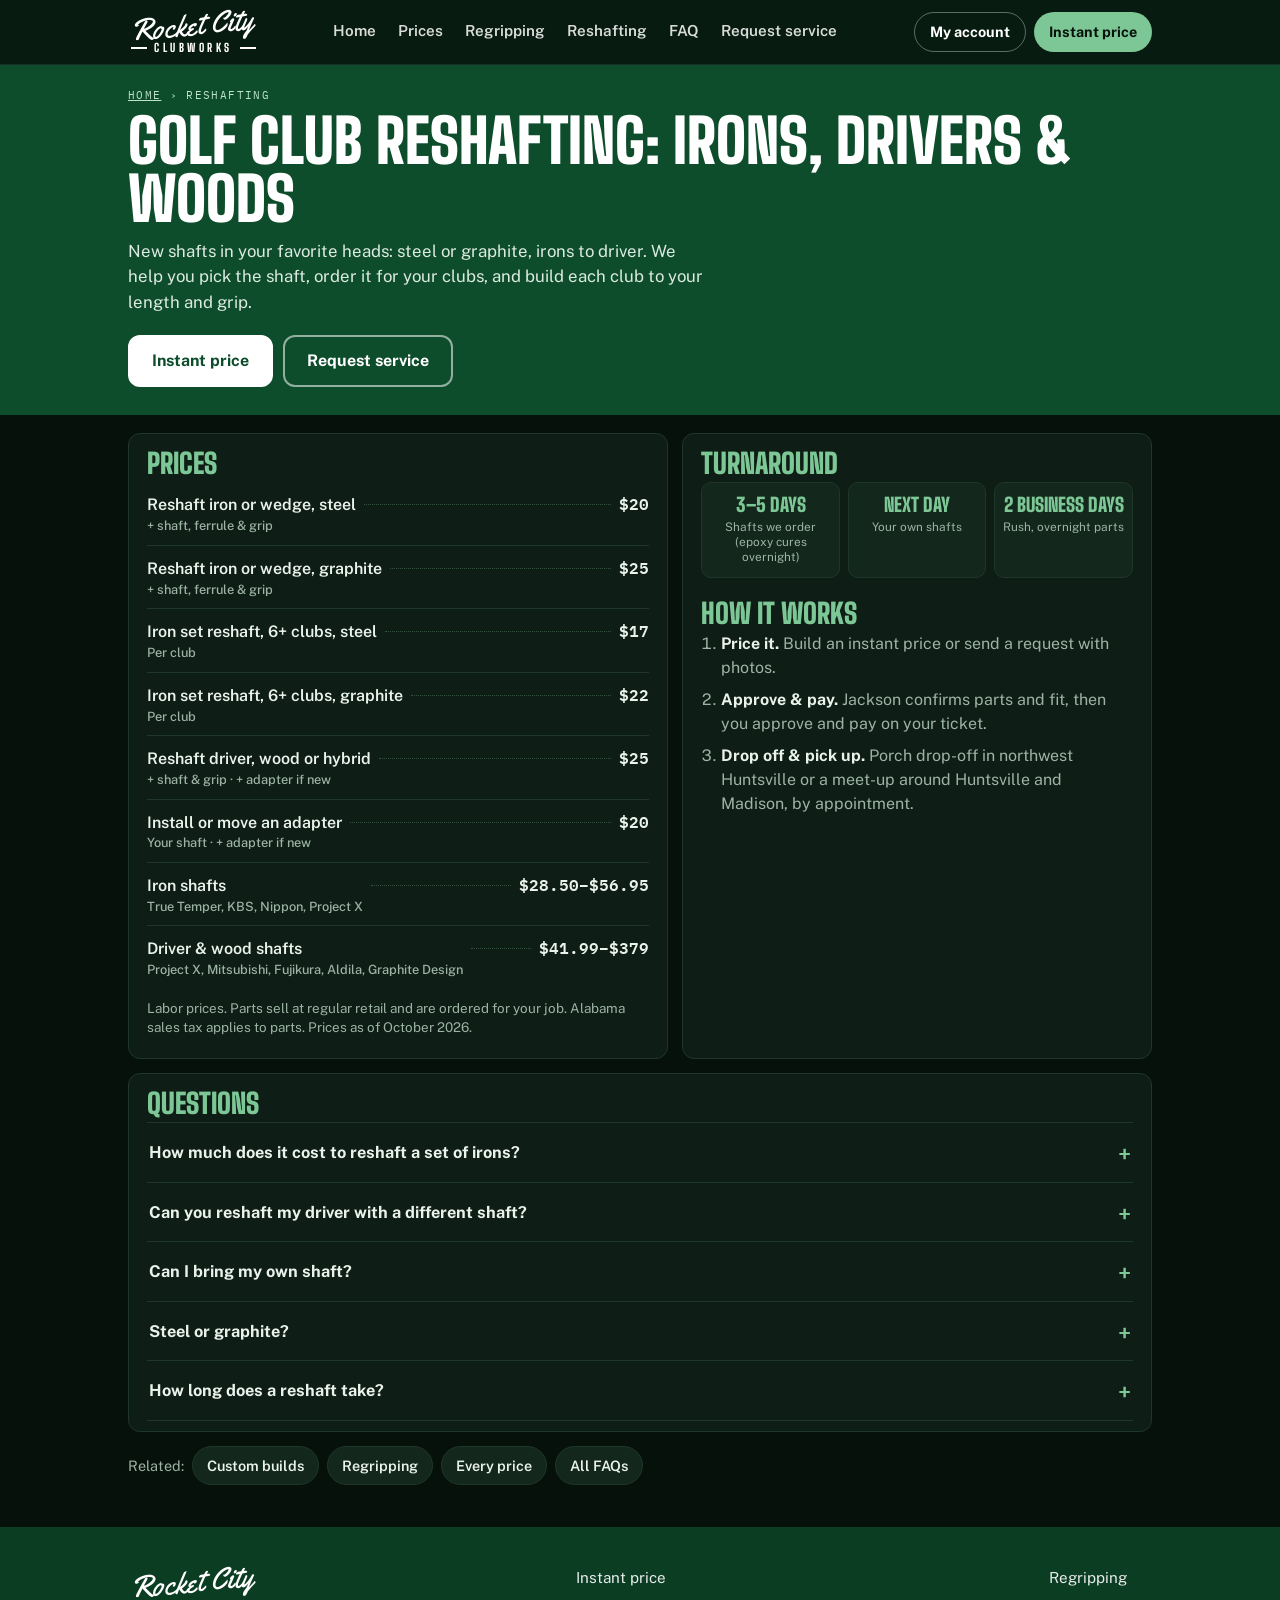
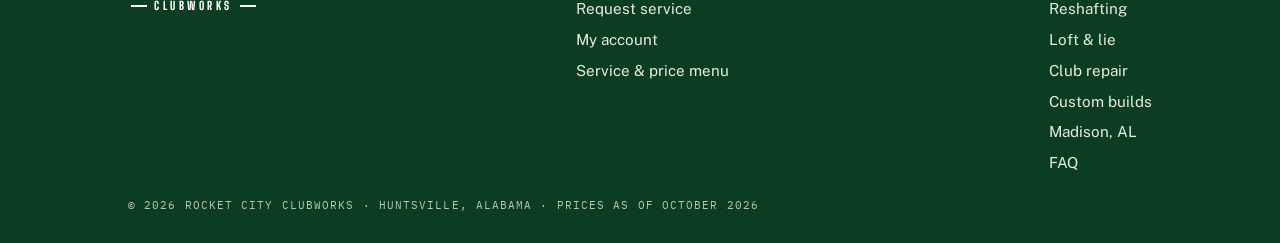
<file: reshafting/index.html>
<!doctype html>
<html lang="en">
<head>
<meta charset="utf-8">
<meta name="viewport" content="width=device-width, initial-scale=1, viewport-fit=cover">
<title>Golf Club Reshafting in Huntsville, AL | Rocket City ClubWorks</title>
<meta name="description" content="Reshaft irons, wedges, drivers and woods in Huntsville, AL. Steel $20, graphite $25 per club labor, iron sets $17/club. Shafts from True Temper, KBS, Project X, Fujikura and more.">
<link rel="canonical" href="https://rocketcityclubworks.com/reshafting/">
<meta property="og:type" content="website">
<meta property="og:site_name" content="Rocket City ClubWorks">
<meta property="og:title" content="Golf Club Reshafting in Huntsville, AL | Rocket City ClubWorks">
<meta property="og:description" content="Reshaft irons, wedges, drivers and woods in Huntsville, AL. Steel $20, graphite $25 per club labor, iron sets $17/club. Shafts from True Temper, KBS, Project X, Fujikura and more.">
<meta property="og:url" content="https://rocketcityclubworks.com/reshafting/">
<meta property="og:image" content="https://rocketcityclubworks.com/og-image.png">
<meta name="twitter:card" content="summary_large_image">
<meta name="theme-color" content="#091E13">
<meta name="color-scheme" content="dark">
<script>document.documentElement.classList.add("js")</script>
<link rel="icon" href="/favicon-32.png" type="image/png" sizes="32x32">
<link rel="apple-touch-icon" href="/apple-touch-icon.png">
<link rel="preconnect" href="https://fonts.googleapis.com">
<link rel="preconnect" href="https://fonts.gstatic.com" crossorigin>
<link rel="stylesheet" href="https://fonts.googleapis.com/css2?family=Yellowtail&family=Big+Shoulders+Display:wght@800;900&family=Public+Sans:wght@400;500;600;700&family=IBM+Plex+Mono:wght@500;600&display=swap">
<link rel="stylesheet" href="/assets/site.css">
<link rel="stylesheet" href="/assets/pages.css">
<script src="/assets/analytics.js"></script>
<script type="application/ld+json">{"@context":"https://schema.org","@type":"Service","name":"Golf club reshafting","serviceType":"Golf club reshafting","url":"https://rocketcityclubworks.com/reshafting/","description":"Reshaft irons, wedges, drivers and woods in Huntsville, AL. Steel $20, graphite $25 per club labor, iron sets $17/club. Shafts from True Temper, KBS, Project X, Fujikura and more.","provider":{"@id":"https://rocketcityclubworks.com/#business"},"areaServed":[{"@type":"City","name":"Huntsville, AL"},{"@type":"City","name":"Madison, AL"}]}</script>
<script type="application/ld+json">{"@context":"https://schema.org","@type":"BreadcrumbList","itemListElement":[{"@type":"ListItem","position":1,"name":"Home","item":"https://rocketcityclubworks.com/"},{"@type":"ListItem","position":2,"name":"Reshafting","item":"https://rocketcityclubworks.com/reshafting/"}]}</script>
<script type="application/ld+json">{"@context":"https://schema.org","@type":"FAQPage","mainEntity":[{"@type":"Question","name":"How much does it cost to reshaft a set of irons?","acceptedAnswer":{"@type":"Answer","text":"Labor is $17 per club for steel or $22 for graphite when you reshaft 6 or more, plus the shafts, ferrules and grips. Iron shafts run $28.50–$56.95 each. The instant price adds it up for your set."}},{"@type":"Question","name":"Can you reshaft my driver with a different shaft?","acceptedAnswer":{"@type":"Answer","text":"Yes. Driver reshafts are $25 labor plus the shaft and grip. We confirm your adapter and tip size before ordering, and can move your current adapter to the new shaft."}},{"@type":"Question","name":"Can I bring my own shaft?","acceptedAnswer":{"@type":"Answer","text":"Yes. Labor is the same, and with no parts to order your clubs are usually ready the next day."}},{"@type":"Question","name":"Steel or graphite?","acceptedAnswer":{"@type":"Answer","text":"Steel is heavier and gives most players a lower, more controlled flight. Graphite is lighter and easier on the hands and joints. Tell us your swing speed and miss and we suggest a few shafts."}},{"@type":"Question","name":"How long does a reshaft take?","acceptedAnswer":{"@type":"Answer","text":"Three to five business days when we order the shaft, since the epoxy cures overnight. Rush overnight parts cut that to about two."}}]}</script>
</head>
<body>
<a class="skip" href="#main">Skip to content</a>
<header class="top">
  <div class="wrap">
    <a class="mark" href="/" aria-label="Rocket City ClubWorks home"><span class="s">Rocket City</span><span class="c">ClubWorks</span></a>
    <nav aria-label="Main"><a href="/">Home</a><a href="/menu/">Prices</a><a href="/golf-club-regripping/">Regripping</a><a href="/reshafting/">Reshafting</a><a href="/faq/">FAQ</a><a href="/request/">Request service</a></nav>
    <div class="cta"><a class="ghost" href="/account/">My account</a><a class="solid" href="/menu/#quote">Instant price</a></div>
  </div>
</header>
<main id="main">
<section class="title svc">
  <div class="wrap">
    <nav class="crumbs" aria-label="Breadcrumb"><a href="/">Home</a> › <span>Reshafting</span></nav>
    <h1>Golf club reshafting: irons, drivers &amp; woods</h1>
    <p>New shafts in your favorite heads: steel or graphite, irons to driver. We help you pick the shaft, order it for your clubs, and build each club to your length and grip.</p>
    <div class="ctas"><a class="btn light" href="/menu/#quote">Instant price</a><a class="btn line" href="/request/">Request service</a></div>
  </div>
</section>
<div class="wrap svcgrid">
  <section class="card blk"><h2>Prices</h2><div class="row"><span class="nm">Reshaft iron or wedge, steel<span class="nt">+ shaft, ferrule &amp; grip</span></span><span class="lead"></span><span class="pr"><span data-p="reshaftSteel">$20</span></span></div><div class="row"><span class="nm">Reshaft iron or wedge, graphite<span class="nt">+ shaft, ferrule &amp; grip</span></span><span class="lead"></span><span class="pr"><span data-p="reshaftGraphite">$25</span></span></div><div class="row"><span class="nm">Iron set reshaft, 6+ clubs, steel<span class="nt">Per club</span></span><span class="lead"></span><span class="pr"><span data-p="ironSetSteel">$17</span></span></div><div class="row"><span class="nm">Iron set reshaft, 6+ clubs, graphite<span class="nt">Per club</span></span><span class="lead"></span><span class="pr"><span data-p="ironSetGraphite">$22</span></span></div><div class="row"><span class="nm">Reshaft driver, wood or hybrid<span class="nt">+ shaft &amp; grip · + adapter if new</span></span><span class="lead"></span><span class="pr"><span data-p="reshaftWood">$25</span></span></div><div class="row"><span class="nm">Install or move an adapter<span class="nt">Your shaft · + adapter if new</span></span><span class="lead"></span><span class="pr">$20</span></div><div class="row"><span class="nm">Iron shafts<span class="nt">True Temper, KBS, Nippon, Project X</span></span><span class="lead"></span><span class="pr">$28.50–$56.95</span></div><div class="row"><span class="nm">Driver &amp; wood shafts<span class="nt">Project X, Mitsubishi, Fujikura, Aldila, Graphite Design</span></span><span class="lead"></span><span class="pr">$41.99–$379</span></div><p class="note">Labor prices. Parts sell at regular retail and are ordered for your job. Alabama sales tax applies to parts. Prices as of <span data-asof>October 2026</span>.</p></section>
  <section class="card blk"><h2>Turnaround</h2><div class="tat"><div><b>3–5 days</b><span>Shafts we order (epoxy cures overnight)</span></div><div><b>Next day</b><span>Your own shafts</span></div><div><b>2 business days</b><span>Rush, overnight parts</span></div></div>
    <h2 style="margin-top:22px">How it works</h2>
    <ol class="how"><li><b>Price it.</b> Build an instant price or send a request with photos.</li><li><b>Approve &amp; pay.</b> Jackson confirms parts and fit, then you approve and pay on your ticket.</li><li><b>Drop off &amp; pick up.</b> Porch drop-off in northwest Huntsville or a meet-up around Huntsville and Madison, by appointment.</li></ol></section>
  <section class="card blk wide"><h2>Questions</h2><div class="faq"><details><summary>How much does it cost to reshaft a set of irons?</summary><p>Labor is $17 per club for steel or $22 for graphite when you reshaft 6 or more, plus the shafts, ferrules and grips. Iron shafts run $28.50–$56.95 each. The instant price adds it up for your set.</p></details><details><summary>Can you reshaft my driver with a different shaft?</summary><p>Yes. Driver reshafts are $25 labor plus the shaft and grip. We confirm your adapter and tip size before ordering, and can move your current adapter to the new shaft.</p></details><details><summary>Can I bring my own shaft?</summary><p>Yes. Labor is the same, and with no parts to order your clubs are usually ready the next day.</p></details><details><summary>Steel or graphite?</summary><p>Steel is heavier and gives most players a lower, more controlled flight. Graphite is lighter and easier on the hands and joints. Tell us your swing speed and miss and we suggest a few shafts.</p></details><details><summary>How long does a reshaft take?</summary><p>Three to five business days when we order the shaft, since the epoxy cures overnight. Rush overnight parts cut that to about two.</p></details></div></section>
  <section class="wide more2"><span>Related:</span><a href="/custom-golf-clubs/">Custom builds</a><a href="/golf-club-regripping/">Regripping</a><a href="/menu/">Every price</a><a href="/faq/">All FAQs</a></section>
</div>
</main>
<footer class="foot">
  <div class="wrap">
    <a class="mark" href="/" aria-label="Rocket City ClubWorks home"><span class="s">Rocket City</span><span class="c">ClubWorks</span></a>
    <div class="links">
      <a href="/menu/#quote">Instant price</a>
      <a href="/request/">Request service</a>
      <a href="/account/">My account</a>
      <a href="/menu/">Service &amp; price menu</a>
    </div>
    <div class="links">
      <a href="/golf-club-regripping/">Regripping</a>
      <a href="/reshafting/">Reshafting</a>
      <a href="/loft-and-lie/">Loft &amp; lie</a>
      <a href="/golf-club-repair/">Club repair</a>
      <a href="/custom-golf-clubs/">Custom builds</a>
      <a href="/madison-al/">Madison, AL</a>
      <a href="/faq/">FAQ</a>
    </div>
    <div class="small">© 2026 Rocket City ClubWorks · Huntsville, Alabama · Prices as of <span data-asof>October 2026</span></div>
  </div>
</footer>

<div class="bar">
  <div class="in">
    <a class="text" href="/menu/#quote">Instant price</a>
    <a class="alt" href="/request/">Request service</a>
  </div>
</div>

<script src="/assets/prices.js"></script>
<script src="/assets/site.js"></script>
</body>
</html>
</file>
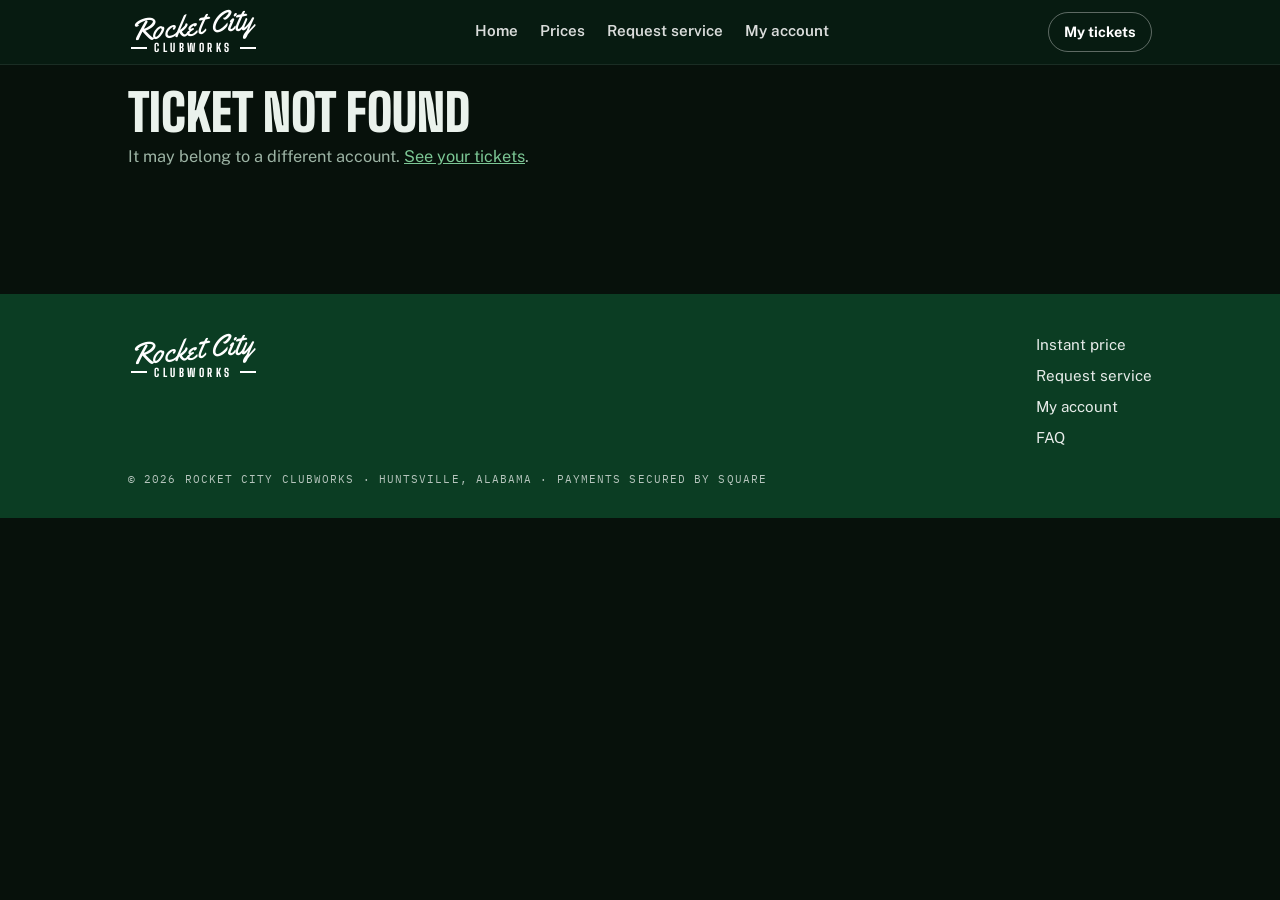
<file: ticket/index.html>
<!doctype html>
<html lang="en">
<head>
<meta charset="utf-8">
<meta name="viewport" content="width=device-width, initial-scale=1, viewport-fit=cover">
<title>Service Ticket · Rocket City ClubWorks</title>
<meta name="robots" content="noindex">
<meta name="theme-color" content="#091E13">
<meta name="color-scheme" content="dark">
<link rel="icon" href="/favicon-32.png" type="image/png" sizes="32x32">
<link rel="apple-touch-icon" href="/apple-touch-icon.png">
<link rel="preconnect" href="https://fonts.googleapis.com">
<link rel="preconnect" href="https://fonts.gstatic.com" crossorigin>
<link rel="stylesheet" href="https://fonts.googleapis.com/css2?family=Yellowtail&family=Big+Shoulders+Display:wght@800;900&family=Public+Sans:wght@400;500;600;700&family=IBM+Plex+Mono:wght@500;600&display=swap">
<link rel="stylesheet" href="/assets/site.css">
<link rel="stylesheet" href="/assets/app.css">
<style>
.tk{display:grid;gap:14px}
@media (min-width:900px){.tk{grid-template-columns:1.2fr 1fr;align-items:start}}
.eta{display:flex;justify-content:space-between;align-items:center;gap:10px;margin-top:12px;padding:10px 12px;border-radius:10px;background:var(--surface-2);border:1px solid var(--line)}
.eta b{font-family:var(--mono)}
.depbox ul{margin:8px 0 12px;padding-left:20px}.depbox li{margin:4px 0}
</style>
<script src="/assets/analytics.js"></script>
</head>
<body>
<a class="skip" href="#main">Skip to content</a>
<header class="top">
  <div class="wrap">
    <a class="mark" href="/" aria-label="Rocket City ClubWorks home"><span class="s">Rocket City</span><span class="c">ClubWorks</span></a>
    <nav aria-label="Main"><a href="/">Home</a><a href="/menu/">Prices</a><a href="/request/">Request service</a><a href="/account/">My account</a></nav>
    <div class="cta"><a class="ghost" href="/account/">My tickets</a></div>
  </div>
</header>
<main id="main" class="wrap app">
  <p id="loading" class="empty">Loading your ticket…</p>
  <div id="missing" hidden><h1>Ticket not found</h1><p class="lede">It may belong to a different account. <a href="/account/" style="color:var(--accent)">See your tickets</a>.</p></div>
  <div id="tk" hidden>
    <div class="card box" id="newmsg" hidden style="margin-bottom:14px;border-color:var(--accent)"><b class="ok">Sent!</b> Jackson will review it and email you when your price is ready. You can follow everything right here.</div>
    <div class="eyebrow" id="t-num"></div>
    <h1 id="t-title"></h1>
    <span class="pill" id="t-status"></span>
    <div class="steps" id="t-steps" aria-hidden="true"></div>
    <div class="stepn" id="t-stepn" aria-hidden="true"></div>
    <div class="stepl" id="t-stepl"></div>
    <div class="eta" id="t-eta" hidden><span>Estimated ready</span><b id="t-etad"></b></div>
    <div class="card box depbox" id="depbox" hidden style="margin-top:12px;border-color:var(--accent)">
      <h2 style="margin:0 0 6px" id="dep-h">Start your head search</h2>
      <p style="margin:0" id="dep-lede"></p>
      <ul>
        <li><b>It counts toward your build.</b> It is not an extra charge.</li>
        <li>Jackson reports back <b>within 48 hours</b> with the head he found: photos, serial and where it came from, plus your final price.</li>
        <li><b>Full refund</b> if he can't find a genuine head at the quoted price, or if you don't want the one he finds.</li>
        <li>Once you approve a head and it's bought for your build, the deposit is no longer refundable.</li>
      </ul>
      <button class="btn" type="button" id="dep-pay" hidden></button>
      <p class="fine" id="dep-fine" style="margin:8px 0 0"></p>
      <p class="err" id="dep-err" role="alert"></p>
    </div>
    <div class="card box pickupbox" id="dropbox" hidden style="margin-top:12px;border-color:var(--accent)">
      <h2 style="margin:0 0 6px">Schedule drop-off</h2>
      <p id="drop-now" class="ok" hidden style="margin:0 0 8px"></p>
      <p class="fine" style="margin:0 0 10px">Weekdays 4:30–8pm or weekends 8am–6pm. Porch drop-off in northwest Huntsville or a meet-up around Huntsville and Madison. Jackson confirms the spot. Put your name or ticket number on the bag.</p>
      <form id="f-drop" class="form pickup" novalidate>
        <div class="row2"><div><label for="dr-day">Day</label><input id="dr-day" type="date"></div>
          <div><label for="dr-time">Time</label><select id="dr-time"></select></div></div>
        <button class="btn" type="submit" id="dr-go">Request this drop-off time</button>
        <p id="dr-out" role="status"></p>
      </form>
    </div>
    <div class="card box pickupbox" id="pickbox" hidden style="margin-top:12px;border-color:var(--accent)">
      <h2 style="margin:0 0 6px">Schedule pickup</h2>
      <p id="pick-now" class="ok" hidden style="margin:0 0 8px"></p>
      <form id="f-pick" class="form pickup" novalidate>
        <div class="row2"><div><label for="pk-day">Day</label><input id="pk-day" type="date"></div>
          <div><label for="pk-time">Time</label><select id="pk-time"></select></div></div>
        <button class="btn" type="submit" id="pk-go">Request this pickup time</button>
        <p id="pk-out" role="status"></p>
      </form>
    </div>
    <div class="tk" style="margin-top:16px">
      <div class="stack">
        <div class="card box" id="shopbox" hidden><h2>Note from Jackson</h2><div class="note" id="t-shop"></div></div>
        <div class="card box" id="partsbox" hidden><h2>Your parts</h2><div class="parts" id="t-parts"></div></div>
        <div class="card box"><h2>What you asked for</h2><ul class="spec" id="t-spec"></ul><p id="t-cnote" class="note" hidden style="margin-top:10px"></p></div>
        <div class="card box">
          <h2>Messages &amp; updates</h2>
          <ul class="hist" id="t-hist"></ul>
          <form id="f-msg" class="form" style="margin-top:14px" novalidate>
            <label for="m-text">Message Jackson</label>
            <textarea id="m-text" placeholder="Questions, changes, pickup times…"></textarea>
            <label class="filebtn" for="m-photos"><svg viewBox="0 0 24 24" width="20" height="20" fill="none" stroke="currentColor" stroke-width="2" stroke-linecap="round" stroke-linejoin="round" aria-hidden="true"><path d="M4 8h3l2-3h6l2 3h3a1 1 0 0 1 1 1v10a1 1 0 0 1-1 1H4a1 1 0 0 1-1-1V9a1 1 0 0 1 1-1z"/><circle cx="12" cy="13.5" r="3.5"/></svg>Add photos<input id="m-photos" type="file" accept="image/*" multiple></label>
            <p class="hint" id="m-pcount" style="margin:0"></p>
            <button class="btn out" type="submit">Send message</button>
            <p id="m-out" role="status"></p>
          </form>
        </div>
      </div>
      <div class="paper" id="price">
        <div class="hd2"><b>Price</b><span id="p-ver"></span></div>
        <div id="p-lines"></div>
        <div class="ln sub" id="p-taxl" hidden><span>Sales tax on parts</span><span id="p-tax"></span></div>
        <div class="tot"><b id="p-totl">Total</b><span id="p-total"></span></div>
        <div class="ln sub" id="p-paidl" hidden><span>Paid</span><span id="p-paid"></span></div>
        <div class="ln sub" id="p-refl" hidden><span>Refunded to your card</span><span id="p-ref"></span></div>
        <div class="ln" id="p-duel" hidden><span><b>Due now</b></span><span id="p-due"></span></div>
        <button class="btn" type="button" id="p-pay" hidden>Approve &amp; pay</button>
        <p class="fine" id="p-fine"></p>
        <p class="err" id="p-err" role="alert"></p>
      </div>
    </div>
  </div>
</main>
<footer class="foot">
  <div class="wrap">
    <a class="mark" href="/" aria-label="Rocket City ClubWorks home"><span class="s">Rocket City</span><span class="c">ClubWorks</span></a>
    <div class="links"><a href="/menu/#quote">Instant price</a><a href="/request/">Request service</a><a href="/account/">My account</a><a href="/faq/">FAQ</a></div>
    <div class="small">© 2026 Rocket City ClubWorks · Huntsville, Alabama · Payments secured by Square</div>
  </div>
</footer>
<script src="/assets/app.js"></script>
<script>
(function(){
  var A = window.RCCWapp, $ = A.$, el = A.el, money = A.money;
  var qs = new URLSearchParams(location.search), id = qs.get('t'), T = null, polls = 0;
  var FLOW = ['submitted', 'awaiting_approval', 'paid', 'parts_ordered', 'in_progress', 'ready', 'completed'];
  var STEPL = { submitted: 'Jackson is reviewing your ticket and confirming parts.', awaiting_approval: 'Your price is ready. Review it and tap Approve & pay.', approved: 'Waiting for your payment to finish.',
    paid: 'Paid. Next, schedule your drop-off below.', parts_ordered: 'Parts are ordered. Follow them below.', in_progress: 'Your clubs are on the bench.', ready: 'Ready for pickup! Pick a time below.', completed: 'Picked up. Thanks for your business!', cancelled: 'This ticket was cancelled.' };
  var isNew = qs.get('new') === '1', tracked = false;
  if (qs.get('new') === '1') { $('newmsg').hidden = false; try { history.replaceState(null, '', location.pathname + '?t=' + encodeURIComponent(id)); } catch (e) {} }
  function ymd(d){ return d.getFullYear() + '-' + String(d.getMonth() + 1).padStart(2, '0') + '-' + String(d.getDate()).padStart(2, '0'); }

  function render(t){
    // A request or quote just sent: tell Google Ads once (the ?new=1 flag is removed from the address, so reloads don't count again).
    if (isNew && !tracked && window.RCCWtrack) { tracked = true; window.RCCWtrack('begin_checkout', { value: (t.total_cents || 0) / 100, currency: 'USD', transaction_id: t.number }); }
    T = t; $('loading').hidden = true; $('tk').hidden = false;
    $('t-num').textContent = t.number + ' · opened ' + A.date(t.created_at); $('t-title').textContent = t.title || 'Service ticket';
    $('t-status').textContent = t.status_label; $('t-status').className = 'pill ' + (A.STATUS_CLASS[t.status] || '');
    var at = FLOW.indexOf(t.status === 'approved' ? 'awaiting_approval' : t.status), st = $('t-steps'); st.textContent = '';
    FLOW.forEach(function(s, i){ st.appendChild(el('span', null, i <= at ? 'on' : '')); });
    var sn = $('t-stepn'); sn.textContent = ''; ['Review', 'Approve', 'Paid', 'Parts', 'Bench', 'Ready', 'Done'].forEach(function(n, i){ sn.appendChild(el('span', n, i === at ? 'on' : '')); });
    var dep = t.deposit && t.status === 'submitted' ? t.deposit.state : null;
    $('t-stepl').textContent = dep === 'requested' ? 'Jackson is ready to search for your head once the sourcing deposit is in.'
      : dep === 'paid' ? 'Jackson is searching for your head. You will hear back by ' + A.when(t.deposit.due_by) + '.' : STEPL[t.status] || '';
    $('depbox').hidden = !dep;
    if (dep) {
      $('dep-h').textContent = dep === 'paid' ? 'Deposit paid: your head search is on' : 'Start your head search';
      $('dep-lede').textContent = dep === 'paid'
        ? 'Thanks! Your ' + money(t.deposit.cents) + ' sourcing deposit is in. You will hear back by ' + A.when(t.deposit.due_by) + '.'
        : 'Brand-name heads aren\u2019t sold as parts, so Jackson finds a genuine new or like-new one and checks it before you pay for the build. To start the search, he asks for a ' + money(t.deposit.cents) + ' sourcing deposit (10% of your build estimate).';
      $('dep-pay').hidden = dep !== 'requested'; $('dep-pay').textContent = 'Pay deposit & start search · ' + money(t.deposit.cents);
      $('dep-fine').textContent = dep === 'requested' ? 'Secure payment by Square. Questions first? Message Jackson below.' : '';
    }
    $('dropbox').hidden = !t.can_dropoff; $('drop-now').hidden = !t.dropoff_at; $('drop-now').textContent = t.dropoff_at ? 'Drop-off requested: ' + t.dropoff_at + '. Jackson will confirm.' : '';
    $('dr-go').textContent = t.dropoff_at ? 'Change drop-off time' : 'Request this drop-off time';
    if (t.paid_cents > 0 && t.status === 'paid' && t.dropoff_at) $('t-stepl').textContent = 'Paid. Drop-off planned for ' + t.dropoff_at + '.';
    var canPick = ['ready', 'in_progress'].indexOf(t.status) >= 0;
    $('pickbox').hidden = !canPick && !(t.pickup_at && t.status === 'ready');
    $('pick-now').hidden = !t.pickup_at; $('pick-now').textContent = t.pickup_at ? 'Pickup requested: ' + t.pickup_at + '. Jackson will confirm.' : '';
    $('pk-go').textContent = t.pickup_at ? 'Change pickup time' : 'Request this pickup time';
    $('t-eta').hidden = !t.eta || ['completed', 'cancelled'].indexOf(t.status) >= 0; $('t-etad').textContent = A.day(t.eta);
    $('shopbox').hidden = !t.shop_note; $('t-shop').textContent = t.shop_note || '';
    var sp = $('t-spec'); sp.textContent = ''; ((t.spec && t.spec.summary) || []).forEach(function(s){ sp.appendChild(el('li', s)); });
    $('t-cnote').hidden = !t.customer_note; $('t-cnote').textContent = t.customer_note ? 'Your note: ' + t.customer_note : '';

    // parts tracking
    var parts = t.lines.filter(function(l){ return l.kind === 'part'; }), P = $('t-parts'); P.textContent = '';
    $('partsbox').hidden = !parts.length || t.status === 'submitted';
    parts.forEach(function(l){
      var d = el('div', null, 'part'); d.appendChild(el('span', (l.qty > 1 ? l.qty + ' × ' : '') + l.desc));
      var stt = l.track === 'to_order' && t.due_cents > 0 ? 'After payment' : (A.TRACK[l.track] || '');
      d.appendChild(el('span', stt, 'pill ' + (l.track === 'installed' || l.track === 'received' ? 'good' : l.track === 'to_order' ? 'dim' : '')));
      if (l.shipping && (l.shipping.tracking || l.shipping.eta) && l.track !== 'installed') {
        var s = el('small'); s.appendChild(document.createTextNode((l.shipping.carrier ? l.shipping.carrier + ' ' : '') + (l.shipping.eta ? 'arriving ' + A.day(l.shipping.eta) + ' ' : '')));
        if (l.shipping.url) { var a = el('a', 'Track package'); a.href = l.shipping.url; a.target = '_blank'; a.rel = 'noopener'; s.appendChild(a); }
        else if (l.shipping.tracking) s.appendChild(document.createTextNode('Tracking ' + l.shipping.tracking));
        d.appendChild(s);
      }
      P.appendChild(d);
    });

    // price
    var L = $('p-lines'); L.textContent = '';
    var priced = t.status !== 'submitted';
    if (!t.lines.length) L.appendChild(el('p', 'Jackson will add parts and labor here.', 'fine'));
    t.lines.forEach(function(l){
      var d = el('div', null, 'ln'), amt = l.qty * l.unit_cents;
      d.appendChild(el('span', l.qty > 1 ? l.desc + ' × ' + l.qty : l.desc));
      d.appendChild(el('span', /Jackson to price/.test(l.desc) && !amt ? 'TBD' : amt === 0 ? 'Free' : money(amt)));
      L.appendChild(d);
    });
    $('p-taxl').hidden = !t.tax_cents; $('p-tax').textContent = money(t.tax_cents);
    $('p-totl').textContent = priced ? 'Total' : 'Estimate'; $('p-total').textContent = !priced && !t.total_cents ? 'Price coming' : money(t.total_cents);
    $('p-ver').textContent = priced ? 'Version ' + t.version : 'Not final yet';
    $('p-paidl').hidden = !t.paid_cents; $('p-paidl').firstChild.textContent = dep === 'paid' ? 'Sourcing deposit paid' : 'Paid'; $('p-paid').textContent = '−' + money(t.paid_cents);
    $('p-refl').hidden = !t.refunded_cents; $('p-ref').textContent = money(t.refunded_cents || 0);
    $('p-duel').hidden = !(t.due_cents > 0 && (t.paid_cents || ['in_progress', 'ready', 'completed'].indexOf(t.status) >= 0)) || !!dep; $('p-due').textContent = money(t.due_cents);
    $('p-pay').hidden = !t.can_pay; $('p-pay').textContent = (['in_progress', 'ready'].indexOf(t.status) >= 0 ? 'Pay balance · ' : 'Approve & pay · ') + money(t.due_cents);
    $('p-fine').textContent = t.can_pay ? 'Secure card payment by Square. Your parts are ordered as soon as the payment clears.'
      : dep === 'paid' ? 'Your deposit already comes off your final price. Jackson sends that price for you to approve once your head is lined up.'
      : t.status === 'submitted' && !t.total_cents ? 'Jackson usually replies the same day (weekdays 4:30–8pm, weekends 8am–6pm) with your price. Nothing is charged until you approve it.'
      : t.status === 'submitted' ? 'This is an estimate. Jackson confirms parts, fit and the final price, then you approve it here. Nothing is charged until then.'
      : t.paid_cents >= t.total_cents && t.total_cents > 0 ? 'Paid in full. Thank you!' : '';

    var H = $('t-hist'); H.textContent = '';
    t.events.slice().reverse().forEach(function(e){
      var li = el('li', null, e.who === 'shop' ? 'shop' : ''); li.appendChild(el('small', A.when(e.at) + ' · ' + (e.who === 'shop' ? 'Jackson' : e.who === 'customer' ? 'You' : 'Update')));
      if (e.kind === 'photo') li.appendChild(A.photo('/api/photos/' + encodeURIComponent(e.text))); else li.appendChild(document.createTextNode(e.text || ''));
      H.appendChild(li);
    });
  }

  function load(){
    return A.api('/api/tickets/' + encodeURIComponent(id)).then(render).catch(function(x){ if (x.message === 'auth') return; $('loading').hidden = true; if (x.status === 404) $('missing').hidden = false; else { $('loading').hidden = false; $('loading').textContent = 'Couldn\u2019t load your ticket. Refresh to try again.'; } });
  }
  // back from Square: ask the server to confirm the payment with Square, a few times if needed
  function sync(){
    A.api('/api/tickets/' + encodeURIComponent(id) + '/sync', { method: 'POST', body: {} }).then(function(t){
      render(t);
      if (t.deposit && t.status === 'submitted') {
        if (t.deposit.state === 'requested' && ++polls < 8) setTimeout(sync, 3000);
        else if (t.deposit.state === 'paid') { $('newmsg').hidden = false; $('newmsg').innerHTML = '<b class="ok">Deposit received.</b> Jackson is searching for your head and will report back within 48 hours.'; }
        return;
      }
      if (t.paid_cents < t.total_cents && ++polls < 8) setTimeout(sync, 3000);
      else if (t.paid_cents < t.total_cents) { $('newmsg').hidden = false; $('newmsg').innerHTML = '<b>Still confirming your payment with Square.</b> This can take a minute. Refresh this page shortly.'; }
      else if (t.paid_cents >= t.total_cents) { if (window.RCCWtrack) window.RCCWtrack('purchase', { value: t.total_cents / 100, currency: 'USD', transaction_id: t.number + '-' + t.paid_cents }); $('newmsg').hidden = false; $('newmsg').innerHTML = '<b class="ok">Payment received.</b> Thanks! ' + (t.can_dropoff ? 'Next, pick a drop-off time below.' : 'Jackson will keep this ticket updated.'); }
    }).catch(function(){});
  }
  $('p-pay').onclick = function(){
    var b = this; b.disabled = true; $('p-err').textContent = '';
    A.api('/api/tickets/' + encodeURIComponent(id) + '/approve', { method: 'POST', body: { version: T.version } })
      .then(function(j){ location.href = j.url; })
      .catch(function(x){ $('p-err').textContent = x.message; b.disabled = false; if (x.status === 409) load(); });
  };
  $('dep-pay').onclick = function(){
    var b = this; b.disabled = true; $('dep-err').textContent = '';
    A.api('/api/tickets/' + encodeURIComponent(id) + '/deposit', { method: 'POST', body: {} })
      .then(function(j){ location.href = j.url; })
      .catch(function(x){ $('dep-err').textContent = x.message; b.disabled = false; if (x.status === 409) load(); });
  };
  $('m-photos').onchange = function(){ var n = this.files.length; $('m-pcount').textContent = n ? n + ' photo' + (n > 1 ? 's' : '') + ' ready to send' : ''; };
  $('f-msg').addEventListener('submit', function(e){
    e.preventDefault(); var v = $('m-text').value.trim(), files = $('m-photos').files; if (!v && !files.length) return;
    var btn = this.querySelector('button[type=submit]'); btn.disabled = true; $('m-out').className = '';
    A.uploadPhotos('/api/tickets/' + encodeURIComponent(id) + '/photos', files, function(m){ $('m-out').textContent = m; })
      .then(function(n){ return A.api('/api/tickets/' + encodeURIComponent(id) + '/message', { method: 'POST', body: { text: v, photos: n } }); })
      .then(function(t){ $('m-text').value = ''; $('m-photos').value = ''; $('m-pcount').textContent = ''; $('m-out').className = 'ok'; $('m-out').textContent = 'Sent. Jackson gets an email right away.'; render(t); })
      .catch(function(x){ $('m-out').className = 'err'; $('m-out').textContent = x.message; load(); })
      .then(function(){ btn.disabled = false; });
  });
  // Hand-off windows: weekdays 4:30–8pm, weekends 8am–6pm (same as the Google Business hours).
  var SLOTS = { weekday: ['Early evening (4:30–6pm)', 'Evening (6–8pm)'], weekend: ['Morning (8–11am)', 'Midday (11am–2pm)', 'Afternoon (2–6pm)'] };
  function fillSlots(dayId, timeId){
    var v = $(dayId).value, keep = $(timeId).value, sel = $(timeId);
    var dow = v ? new Date(+v.slice(0, 4), +v.slice(5, 7) - 1, +v.slice(8, 10)).getDay() : 1;
    sel.textContent = ''; SLOTS[dow === 0 || dow === 6 ? 'weekend' : 'weekday'].forEach(function(o){ sel.appendChild(new Option(o, o)); });
    if ([].some.call(sel.options, function(o){ return o.value === keep; })) sel.value = keep;
  }
  (function(){ var d = new Date(); d.setDate(d.getDate() + 1); [['pk-day', 'pk-time'], ['dr-day', 'dr-time']].forEach(function(k){ $(k[0]).min = ymd(new Date()); $(k[0]).value = ymd(d); fillSlots(k[0], k[1]); $(k[0]).addEventListener('change', function(){ fillSlots(k[0], k[1]); }); }); })();
  $('f-drop').addEventListener('submit', function(e){
    e.preventDefault(); if (!$('dr-day').value) return;
    var when = A.day($('dr-day').value) + ', ' + $('dr-time').value;
    A.api('/api/tickets/' + encodeURIComponent(id) + '/dropoff', { method: 'POST', body: { when: when } })
      .then(function(){ $('dr-out').className = 'ok'; $('dr-out').textContent = 'Sent to Jackson.'; load(); })
      .catch(function(x){ $('dr-out').className = 'err'; $('dr-out').textContent = x.message; });
  });
  $('f-pick').addEventListener('submit', function(e){
    e.preventDefault(); if (!$('pk-day').value) return;
    var when = A.day($('pk-day').value) + ', ' + $('pk-time').value;
    A.api('/api/tickets/' + encodeURIComponent(id) + '/pickup', { method: 'POST', body: { when: when } })
      .then(function(){ $('pk-out').className = 'ok'; $('pk-out').textContent = 'Sent to Jackson.'; load(); })
      .catch(function(x){ $('pk-out').className = 'err'; $('pk-out').textContent = x.message; });
  });
  if (!id) { $('loading').hidden = true; $('missing').hidden = false; }
  else if (qs.get('paid') === '1') { load().then(sync); }
  else load();
})();
</script>
</body>
</html>
</file>
<file: assets/site.css>
/* Rocket City ClubWorks: shared styles for every page.
   Dark by default: deep club green and near-black, mint accents, white "paper" for tickets.
   Phone first: one column, big tap targets, a sticky Text / Price bar at the bottom. */
:root{
  color-scheme:dark;
  --brand:#0E4D2C;      /* club green: header, offer panels */
  --brand-2:#0B3D23;
  --page:#07110B;
  --surface:#0E1D15;
  --surface-2:#13271C;
  --ink:#EAF2EC;
  --muted:#9DB4A5;
  --line:#1F3729;
  --dots:#35503F;
  --accent:#7CC795;     /* links, prices, highlights */
  --accent-ink:#06120B; /* text on accent */
  --mint:#BFE3C7;
  --tint:#15301F;
  --paper:#FFFFFF; --paper-ink:#10241A; --paper-muted:#4F5F55;
  --script:"Yellowtail","Brush Script MT",cursive;
  --display:"Big Shoulders Display","Arial Narrow","Helvetica Neue",Arial,sans-serif;
  --body:"Public Sans",system-ui,-apple-system,"Segoe UI",Roboto,sans-serif;
  --mono:"IBM Plex Mono",ui-monospace,SFMono-Regular,Menlo,Consolas,monospace;
  --r:12px;
  --wrap:1080px;
  --bar-h:78px;
  --top-h:64px;
  /* faint golf-ball dimples */
  --dimples:radial-gradient(circle at 50% 50%,rgba(255,255,255,.055) 0 2.2px,transparent 2.6px) 0 0/18px 18px,
            radial-gradient(circle at 50% 50%,rgba(255,255,255,.055) 0 2.2px,transparent 2.6px) 9px 9px/18px 18px;
}

/* Smooth cross-fade between pages (Safari 18.2+, Chrome 126+; others just navigate) */
@view-transition{navigation:auto}
.top{view-transition-name:top}
.bar{view-transition-name:bar}
::view-transition-old(root),::view-transition-new(root){animation-duration:.22s}

*{box-sizing:border-box}
html{-webkit-text-size-adjust:100%;scroll-behavior:smooth;background:var(--page)}
@media (prefers-reduced-motion: reduce){html{scroll-behavior:auto}::view-transition-group(*){animation:none!important}}
body{margin:0;background:var(--page);color:var(--ink);font-family:var(--body);font-size:16px;line-height:1.5;
  -webkit-font-smoothing:antialiased;padding-bottom:calc(var(--bar-h) + env(safe-area-inset-bottom,0px))}
@media (min-width:900px){body{padding-bottom:0}}
a{color:inherit}
img{max-width:100%;display:block}
[hidden]{display:none!important}
:focus-visible{outline:3px solid var(--accent);outline-offset:2px;border-radius:4px}
::selection{background:var(--accent);color:var(--accent-ink)}
.wrap{max-width:var(--wrap);margin:0 auto;padding:0 16px}
@media (min-width:760px){.wrap{padding:0 28px}}
.sr{position:absolute;width:1px;height:1px;overflow:hidden;clip:rect(0 0 0 0);white-space:nowrap}
section[id],[id].anchor{scroll-margin-top:calc(var(--top-h) + 12px)}

/* ---------- brand mark ---------- */
.mark{display:inline-flex;flex-direction:column;align-items:center;text-decoration:none;color:#fff;line-height:1}
.mark .s{font-family:var(--script);font-size:1.9rem;transform:rotate(-6deg);margin-bottom:2px}
.mark .c{display:flex;align-items:center;gap:7px;font-family:var(--display);font-weight:800;font-size:.72rem;letter-spacing:.3em;padding-left:.3em;text-transform:uppercase}
.mark .c::before,.mark .c::after{content:"";width:16px;height:2px;background:currentColor}

/* ---------- top bar ---------- */
.top{background:rgba(9,30,19,.86);-webkit-backdrop-filter:saturate(1.4) blur(14px);backdrop-filter:saturate(1.4) blur(14px);
  color:#fff;position:sticky;top:0;z-index:20;padding-top:env(safe-area-inset-top,0px);border-bottom:1px solid rgba(255,255,255,.08)}
.top .wrap{display:flex;align-items:center;justify-content:space-between;gap:16px;min-height:var(--top-h)}
.top nav{display:none;gap:22px;font-weight:600;font-size:.95rem}
.top nav a{text-decoration:none;opacity:.85;padding:6px 0;border-bottom:2px solid transparent}
.top nav a:hover,.top nav a[aria-current]{opacity:1;border-color:var(--accent)}
.top .cta{display:flex;gap:8px}
.top .cta a{display:inline-flex;align-items:center;gap:6px;min-height:40px;padding:0 15px;border-radius:999px;font-weight:700;font-size:.9rem;text-decoration:none;white-space:nowrap}
.top .cta .solid{background:var(--accent);color:var(--accent-ink)}
.top .cta .ghost{border:1.5px solid rgba(255,255,255,.35)}
.top .cta svg{width:16px;height:16px}
@media (min-width:900px){.top nav{display:flex}}
@media (max-width:400px){.top .cta .ghost{display:none}}

/* ---------- buttons ---------- */
.btn{display:inline-flex;align-items:center;justify-content:center;gap:8px;min-height:52px;padding:0 22px;border-radius:var(--r);
  font:700 1rem/1 var(--body);text-decoration:none;border:2px solid var(--accent);background:var(--accent);color:var(--accent-ink);cursor:pointer;
  transition:transform .12s ease,filter .12s ease}
.btn:hover{filter:brightness(1.08)}
.btn:active{transform:scale(.98)}
.btn.light{background:#fff;color:var(--brand);border-color:#fff}
.btn.line{background:transparent;color:#fff;border-color:rgba(255,255,255,.55)}
.btn.out{background:transparent;color:var(--accent);border-color:var(--accent)}
.btn svg{width:20px;height:20px;flex:none}

/* ---------- sections ---------- */
.sec{padding:44px 0}
@media (min-width:760px){.sec{padding:68px 0}}
.eyebrow{font-family:var(--mono);font-weight:600;font-size:.75rem;letter-spacing:.14em;text-transform:uppercase;color:var(--accent)}
h1,h2,h3{font-family:var(--display);font-weight:900;text-transform:uppercase;line-height:.95;margin:0}
h2{font-size:clamp(2.1rem,7vw,3rem);margin-top:4px}
/* Card titles read as sentences, so the big uppercase type is saved for headings */
h3{font-family:var(--body);text-transform:none;font-size:1.12rem;font-weight:700;letter-spacing:-.005em;line-height:1.25}
.lede{color:var(--muted);font-size:1.02rem;max-width:58ch;margin:10px 0 0}
.head{margin-bottom:22px}
.card{background:var(--surface);border:1px solid var(--line);border-radius:var(--r)}

/* reveal on scroll (only when JS is running; content is visible without it) */
.js .rv{opacity:0;transform:translateY(14px);transition:opacity .5s ease,transform .5s ease}
.js .rv.in{opacity:1;transform:none}
@media (prefers-reduced-motion: reduce){.js .rv{opacity:1;transform:none;transition:none}}

/* ---------- price rows (menu board) ---------- */
.row{display:flex;align-items:baseline;gap:8px;padding:10px 0}
.row+.row{border-top:1px solid var(--line)}
.row .nm{font-weight:600;line-height:1.3;min-width:0;flex:0 1 auto}
.row .nt{display:block;font-size:.8rem;font-weight:500;color:var(--muted);margin-top:2px}
.row .lead{flex:1 1 12px;min-width:12px;border-bottom:1.5px dotted var(--dots);transform:translateY(-5px)}
.row .pr{font-family:var(--mono);font-weight:600;white-space:nowrap;font-variant-numeric:tabular-nums;text-align:right;color:var(--ink)}
.row .pr small{display:block;font-size:.72rem;font-weight:500;color:var(--accent)}
.tag{display:inline-block;font-family:var(--mono);font-size:.62rem;font-weight:600;letter-spacing:.08em;text-transform:uppercase;
  background:var(--tint);color:var(--accent);padding:2px 6px;border-radius:4px;margin-left:6px;vertical-align:2px}

/* ---------- deals panel ---------- */
.deals{background:var(--brand);background-image:var(--dimples);color:#fff;border-radius:var(--r);padding:22px 18px;border:1px solid rgba(255,255,255,.1)}
.deals .t{font-family:var(--script);font-size:2.2rem;color:var(--mint);transform:rotate(-3deg);transform-origin:left;line-height:1;margin-bottom:8px}
.deal{display:flex;justify-content:space-between;gap:14px;align-items:center;padding:12px 0;border-top:1px solid rgba(255,255,255,.18)}
.deal b{display:block;font-size:1rem}
.deal small{display:block;font-size:.82rem;opacity:.85;margin-top:2px}
.deal .px{font-family:var(--display);font-weight:900;font-size:1.6rem;line-height:1;white-space:nowrap;text-align:right;color:var(--mint)}
.deal .px s{display:block;font-family:var(--mono);font-size:.72rem;font-weight:500;color:#fff;opacity:.6}
.deals .d{font-family:var(--mono);font-size:.66rem;letter-spacing:.12em;text-transform:uppercase;opacity:.8;margin-top:10px}

/* ---------- FAQ ---------- */
.faq details{border-top:1px solid var(--line)}
.faq details:last-child{border-bottom:1px solid var(--line)}
.faq summary{list-style:none;cursor:pointer;display:flex;justify-content:space-between;gap:16px;align-items:center;padding:17px 2px;font-weight:700;font-size:1.02rem}
.faq summary::-webkit-details-marker{display:none}
.faq summary::after{content:"+";font:600 1.4rem/1 var(--mono);color:var(--accent);flex:none;transition:transform .2s}
.faq details[open] summary::after{transform:rotate(45deg)}
.faq details p{margin:0 2px 18px;color:var(--muted);max-width:68ch}

/* ---------- forms ---------- */
label{display:block;font-weight:600;font-size:.88rem;margin-bottom:6px}
input,select,textarea{width:100%;font:500 1rem var(--body);color:var(--ink);background:var(--surface-2);border:1.5px solid var(--dots);
  border-radius:10px;padding:12px;min-height:50px}
select{appearance:none;-webkit-appearance:none;padding-right:40px;
  background-image:linear-gradient(45deg,transparent 50%,var(--accent) 50%),linear-gradient(135deg,var(--accent) 50%,transparent 50%);
  background-position:calc(100% - 20px) 52%,calc(100% - 14px) 52%;background-size:6px 6px;background-repeat:no-repeat}
textarea{min-height:100px;resize:vertical}
input::placeholder,textarea::placeholder{color:#6F8878}
input:focus,select:focus,textarea:focus{outline:none;border-color:var(--accent);box-shadow:0 0 0 3px rgba(124,199,149,.2)}

/* ---------- footer ---------- */
footer.foot{background:var(--brand-2);background-image:var(--dimples);color:#fff;padding:40px 0 30px;margin-top:24px}
footer.foot .wrap{display:flex;flex-wrap:wrap;justify-content:space-between;gap:22px;align-items:flex-start}
footer.foot .links{display:flex;flex-direction:column;gap:8px;font-size:.95rem}
footer.foot .links a{text-decoration:none;opacity:.9}
footer.foot .small{font-family:var(--mono);font-size:.68rem;letter-spacing:.1em;text-transform:uppercase;opacity:.7;width:100%}

/* ---------- phone action bar ---------- */
.bar{position:fixed;left:0;right:0;bottom:0;z-index:30;background:rgba(9,22,15,.9);-webkit-backdrop-filter:blur(14px);backdrop-filter:blur(14px);
  border-top:1px solid var(--line);padding:10px 16px calc(10px + env(safe-area-inset-bottom,0px))}
.bar .in{display:flex;gap:10px;max-width:560px;margin:0 auto}
.bar a{flex:1;display:flex;align-items:center;justify-content:center;gap:8px;min-height:56px;border-radius:var(--r);font-weight:700;font-size:1.02rem;text-decoration:none}
.bar .text{background:var(--accent);color:var(--accent-ink);flex:1.4}
.bar .alt{border:2px solid var(--dots);color:var(--ink)}
.bar svg{width:20px;height:20px;flex:none}
@media (min-width:900px){.bar{display:none}}

/* Skip link for keyboard users */
.skip{position:absolute;left:-9999px;top:8px;z-index:100;background:var(--accent);color:var(--accent-ink);padding:10px 14px;border-radius:8px;font-weight:700}
.skip:focus{left:16px}
</file>
<file: assets/pages.css>
/* Service, location and FAQ pages (built by tools/build-pages.mjs) */
.title{background:var(--brand);background-image:radial-gradient(ellipse 70% 90% at 90% 0%,rgba(124,199,149,.2),transparent 60%),var(--dimples);color:#fff;padding:22px 0 28px}
.title h1{font-size:clamp(2.4rem,9vw,3.8rem);margin-top:8px;line-height:.95}
.title p{margin:12px 0 0;color:#DCEBE0;max-width:58ch;font-size:1.05rem}
.title .ctas{display:grid;grid-template-columns:1fr 1fr;gap:10px;margin-top:20px;max-width:440px}
.title .ctas .btn{padding:0 12px}
@media (min-width:640px){.title .ctas{display:flex}.title .ctas .btn{padding:0 22px}}
.crumbs{font-family:var(--mono);font-size:.7rem;letter-spacing:.12em;text-transform:uppercase;color:var(--mint)}
.crumbs a{color:inherit}
.svcgrid{display:grid;gap:14px;padding-top:18px;padding-bottom:18px}
@media (min-width:900px){.svcgrid{grid-template-columns:1.15fr 1fr}.svcgrid .wide{grid-column:1/-1}}
.blk{padding:16px 18px 10px}
.blk h2{font-size:1.75rem;color:var(--accent);margin:0 0 6px}
.note{font-size:.84rem;color:var(--muted);margin:10px 0;line-height:1.45}
.callout{background:var(--tint);border-radius:10px;padding:12px 14px;font-size:.92rem;margin:4px 0 12px}
.tat{display:grid;grid-template-columns:repeat(auto-fit,minmax(110px,1fr));gap:8px;margin:6px 0 12px}
.tat div{background:var(--surface-2);border:1px solid var(--line);border-radius:10px;padding:11px 6px;text-align:center}
.tat b{display:block;font-family:var(--display);font-weight:900;font-size:1.2rem;text-transform:uppercase;color:var(--accent);line-height:1.1}
.tat span{font-size:.74rem;color:var(--muted);line-height:1.3;display:block;margin-top:4px}
.how{margin:6px 0 10px;padding-left:20px;display:grid;gap:8px;color:var(--muted)}
.how b{color:var(--ink)}
.more2{display:flex;flex-wrap:wrap;gap:8px;align-items:center;font-size:.9rem;color:var(--muted)}
.more2 a{background:var(--surface-2);border:1px solid var(--line);border-radius:999px;padding:8px 14px;text-decoration:none;color:var(--ink);font-weight:600}
</file>
<file: assets/app.css>
/* Shared styles for the account, request and ticket pages (loaded after site.css). */
.app{padding-top:18px;padding-bottom:110px}
.app h1{font-size:clamp(2.2rem,9vw,3.2rem);margin:6px 0 6px}
.app .lede{color:var(--muted);margin:0 0 16px}
.box{padding:16px 18px}
.box h2{font-size:1.4rem;color:var(--accent);margin:0 0 10px}
.stack{display:grid;gap:14px}
.form{display:grid;gap:12px}
.form label{display:block;font-size:.9rem;margin-bottom:4px}
.form .hint{font-size:.8rem;color:var(--muted);margin:4px 0 0}
.form .btn{width:100%}
.row2{display:grid;grid-template-columns:1fr 1fr;gap:10px}
@media (max-width:480px){.row2{grid-template-columns:1fr}}
.tabs2{display:grid;grid-template-columns:1fr 1fr;gap:6px;background:var(--surface-2);border:1px solid var(--line);border-radius:999px;padding:4px;margin-bottom:14px}
.tabs2 button{min-height:42px;border-radius:999px;border:0;background:none;color:var(--muted);font:700 .95rem var(--body);cursor:pointer}
.tabs2 button[aria-pressed="true"]{background:var(--accent);color:var(--accent-ink)}
.code{font:600 1.6rem var(--mono);letter-spacing:.4em;text-align:center}
.err{color:#FF9B8F;font-weight:600;margin:0}
.ok{color:var(--accent);font-weight:600;margin:0}
.hp{position:absolute;left:-9999px;width:1px;height:1px;overflow:hidden}
.pill{display:inline-block;font-family:var(--mono);font-size:.7rem;font-weight:600;letter-spacing:.1em;text-transform:uppercase;padding:5px 9px;border-radius:999px;background:var(--tint);color:var(--accent);white-space:nowrap}
.pill.warn{background:#4A3B10;color:#FFD66B}
.pill.good{background:#123E2A;color:#7CC795}
.pill.dim{background:var(--surface-2);color:var(--muted)}
.tlist{display:grid;gap:8px}
.trow{display:grid;grid-template-columns:1fr auto;gap:4px 12px;align-items:center;padding:12px 14px;text-decoration:none;color:var(--ink)}
.trow b{font-family:var(--mono)}
.trow small{color:var(--muted);grid-column:1/-1}
.empty{color:var(--muted)}
.linkbtn{background:none;border:0;color:var(--accent);font:600 .9rem var(--body);text-decoration:underline;cursor:pointer;padding:0;min-height:36px}
.acts{display:flex;gap:8px;flex-wrap:wrap}
.acts .btn{flex:1 1 180px}
/* ticket */
.steps{display:flex;gap:4px;margin:14px 0 4px}
.steps span{flex:1;height:6px;border-radius:4px;background:var(--line)}
.steps span.on{background:var(--accent)}
.stepl{font-size:.8rem;color:var(--muted)}
.stepn{display:flex;gap:4px;margin:0 0 6px}
.stepn span{flex:1;font-family:var(--mono);font-size:.58rem;letter-spacing:.04em;text-transform:uppercase;color:var(--muted);text-align:center;line-height:1.2}
.stepn span.on{color:var(--accent)}
.note{background:var(--tint);border-radius:10px;padding:12px 14px;white-space:pre-wrap}
.spec{margin:0;padding-left:18px}
.spec li{margin:4px 0}
.paper{background:var(--paper);color:var(--paper-ink);border-radius:var(--r);padding:16px}
.paper .hd2{display:flex;justify-content:space-between;align-items:baseline;border-bottom:2px dashed #C8D4CB;padding-bottom:10px;margin-bottom:6px}
.paper .hd2 b{font-family:var(--display);font-weight:900;font-size:1.3rem;text-transform:uppercase}
.paper .hd2 span{font-family:var(--mono);font-size:.72rem;color:var(--paper-muted)}
.ln{display:flex;justify-content:space-between;gap:12px;padding:7px 0;font-size:.92rem}
.ln span:last-child{font-family:var(--mono);font-weight:600;white-space:nowrap}
.ln.sub{color:var(--paper-muted)}
.ln .tr{display:block;font-family:var(--mono);font-size:.7rem;letter-spacing:.06em;text-transform:uppercase;color:var(--paper-muted);margin-top:2px}
.ln .tr a{color:#0E4D2C}
.tot{display:flex;justify-content:space-between;align-items:baseline;border-top:2px solid var(--paper-ink);margin-top:8px;padding-top:10px}
.tot b{font-family:var(--display);font-weight:900;font-size:1.3rem;text-transform:uppercase}
.tot span{font-family:var(--display);font-weight:900;font-size:2.3rem;color:var(--brand);line-height:1}
.paper .btn{width:100%;margin-top:14px;background:var(--brand);border-color:var(--brand);color:#fff}
.paper .fine{font-size:.8rem;color:var(--paper-muted);margin:10px 0 0}
.hist{list-style:none;margin:0;padding:0;display:grid;gap:10px}
.hist li{border-left:3px solid var(--line);padding-left:10px;white-space:pre-wrap}
.hist li.shop{border-color:var(--accent)}
.hist small{display:block;font-family:var(--mono);font-size:.66rem;color:var(--muted);letter-spacing:.06em;text-transform:uppercase}
.parts{display:grid;gap:8px}
.part{display:grid;grid-template-columns:1fr auto;gap:4px 10px;align-items:center;padding:10px 12px;border:1px solid var(--line);border-radius:10px;background:var(--surface-2)}
.part small{grid-column:1/-1;color:var(--muted);font-size:.82rem}
.part a{color:var(--accent)}
.part .pill{white-space:normal;text-align:right;max-width:130px}
@media (max-width:899px){.tk #price{order:-1}}
.thumb{display:inline-block;margin-top:6px}
.thumb img{display:block;max-width:180px;max-height:180px;border-radius:10px;border:1px solid var(--line);object-fit:cover}
.filebtn{display:inline-flex;align-items:center;gap:8px;min-height:44px;padding:0 14px;border-radius:10px;border:1.5px dashed var(--dots);color:var(--ink);cursor:pointer;font-weight:600}
.filebtn input{position:absolute;width:1px;height:1px;opacity:0}
.pickup{display:grid;gap:8px}
@media print{
  .top,.bar,#f-msg,#p-pay,.cta,nav,#newmsg,.pickupbox{display:none!important}
  body{background:#fff!important;color:#000!important}
  .card{border:1px solid #bbb!important;background:#fff!important;color:#000!important}
  .app h1,.box h2,.eyebrow{color:#000!important}
  .tk{display:block!important}
  .paper{border:1px solid #bbb}
}

/* Account and request: a centered column on desktop */
@media (min-width:900px){.app.narrow{max-width:720px}}
.form label.filebtn{display:inline-flex;align-items:center;margin:0}
.app + footer.foot{margin-top:0}
</file>
